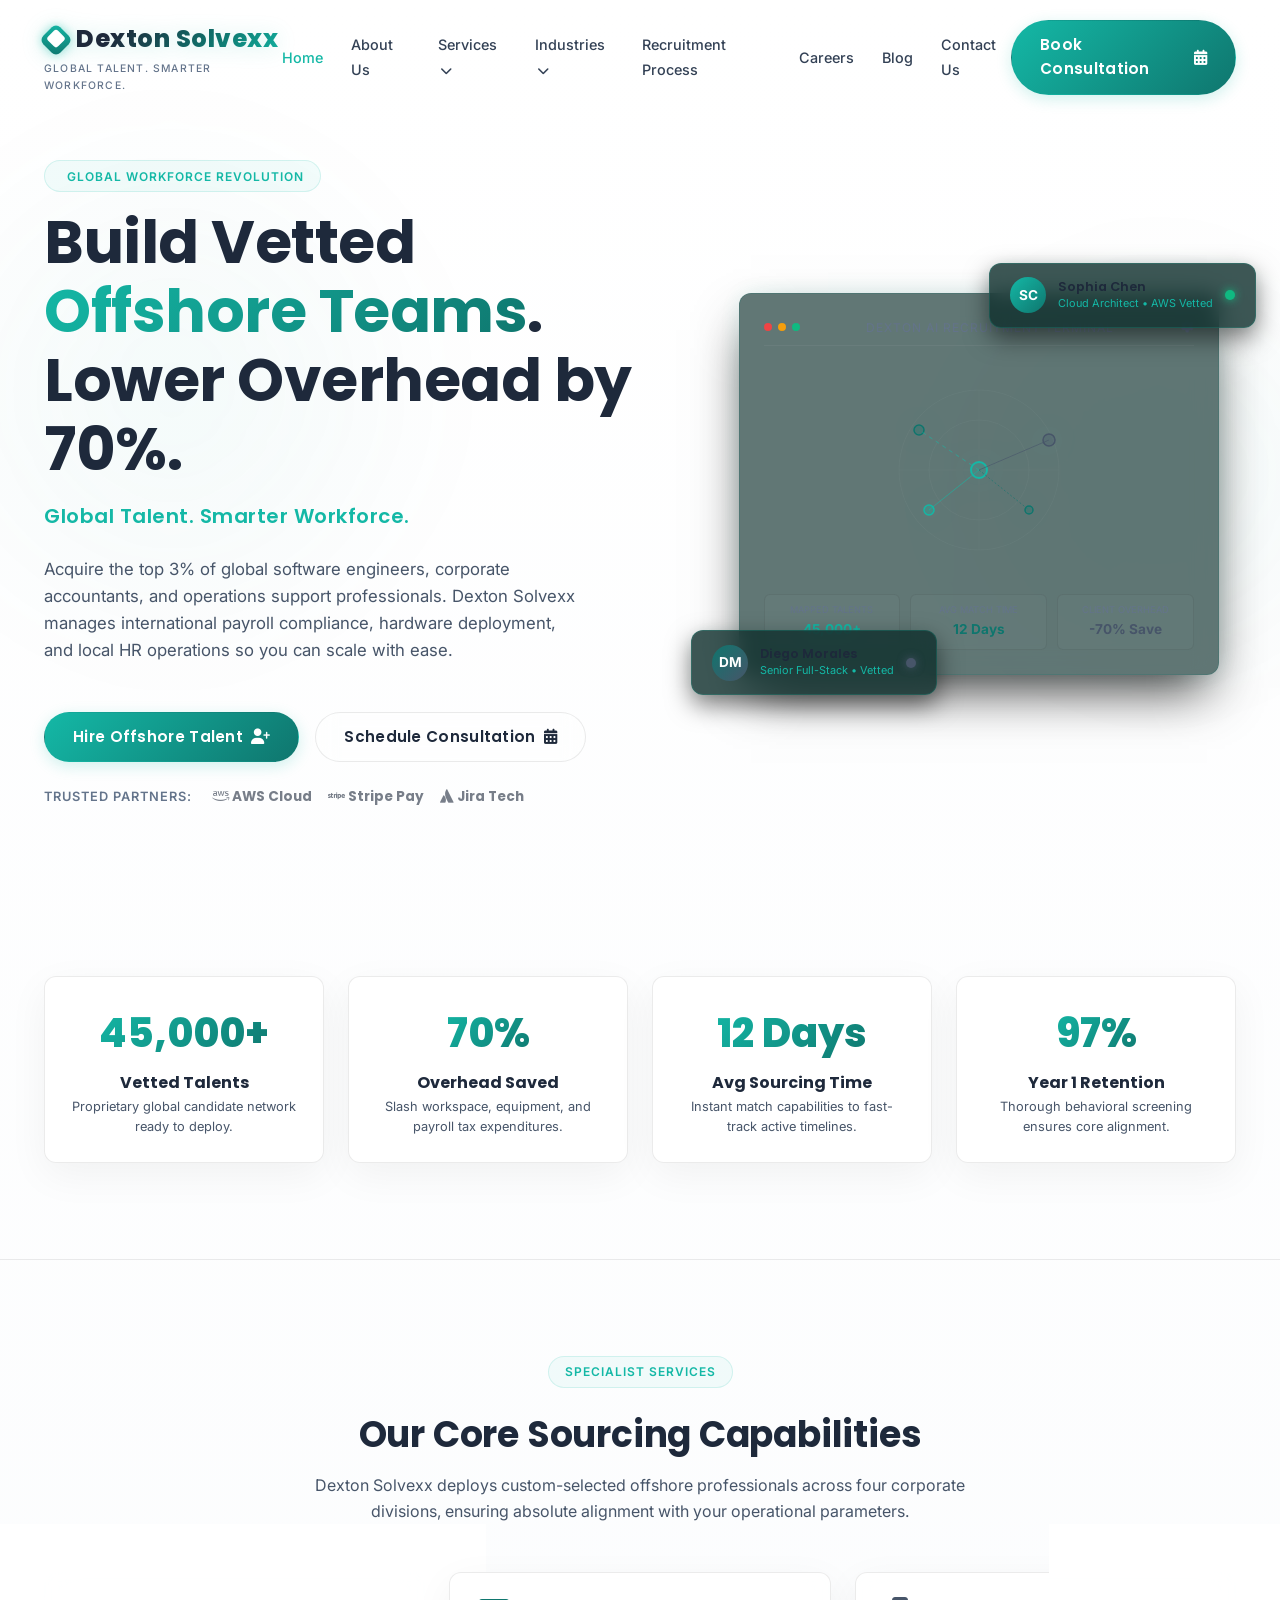
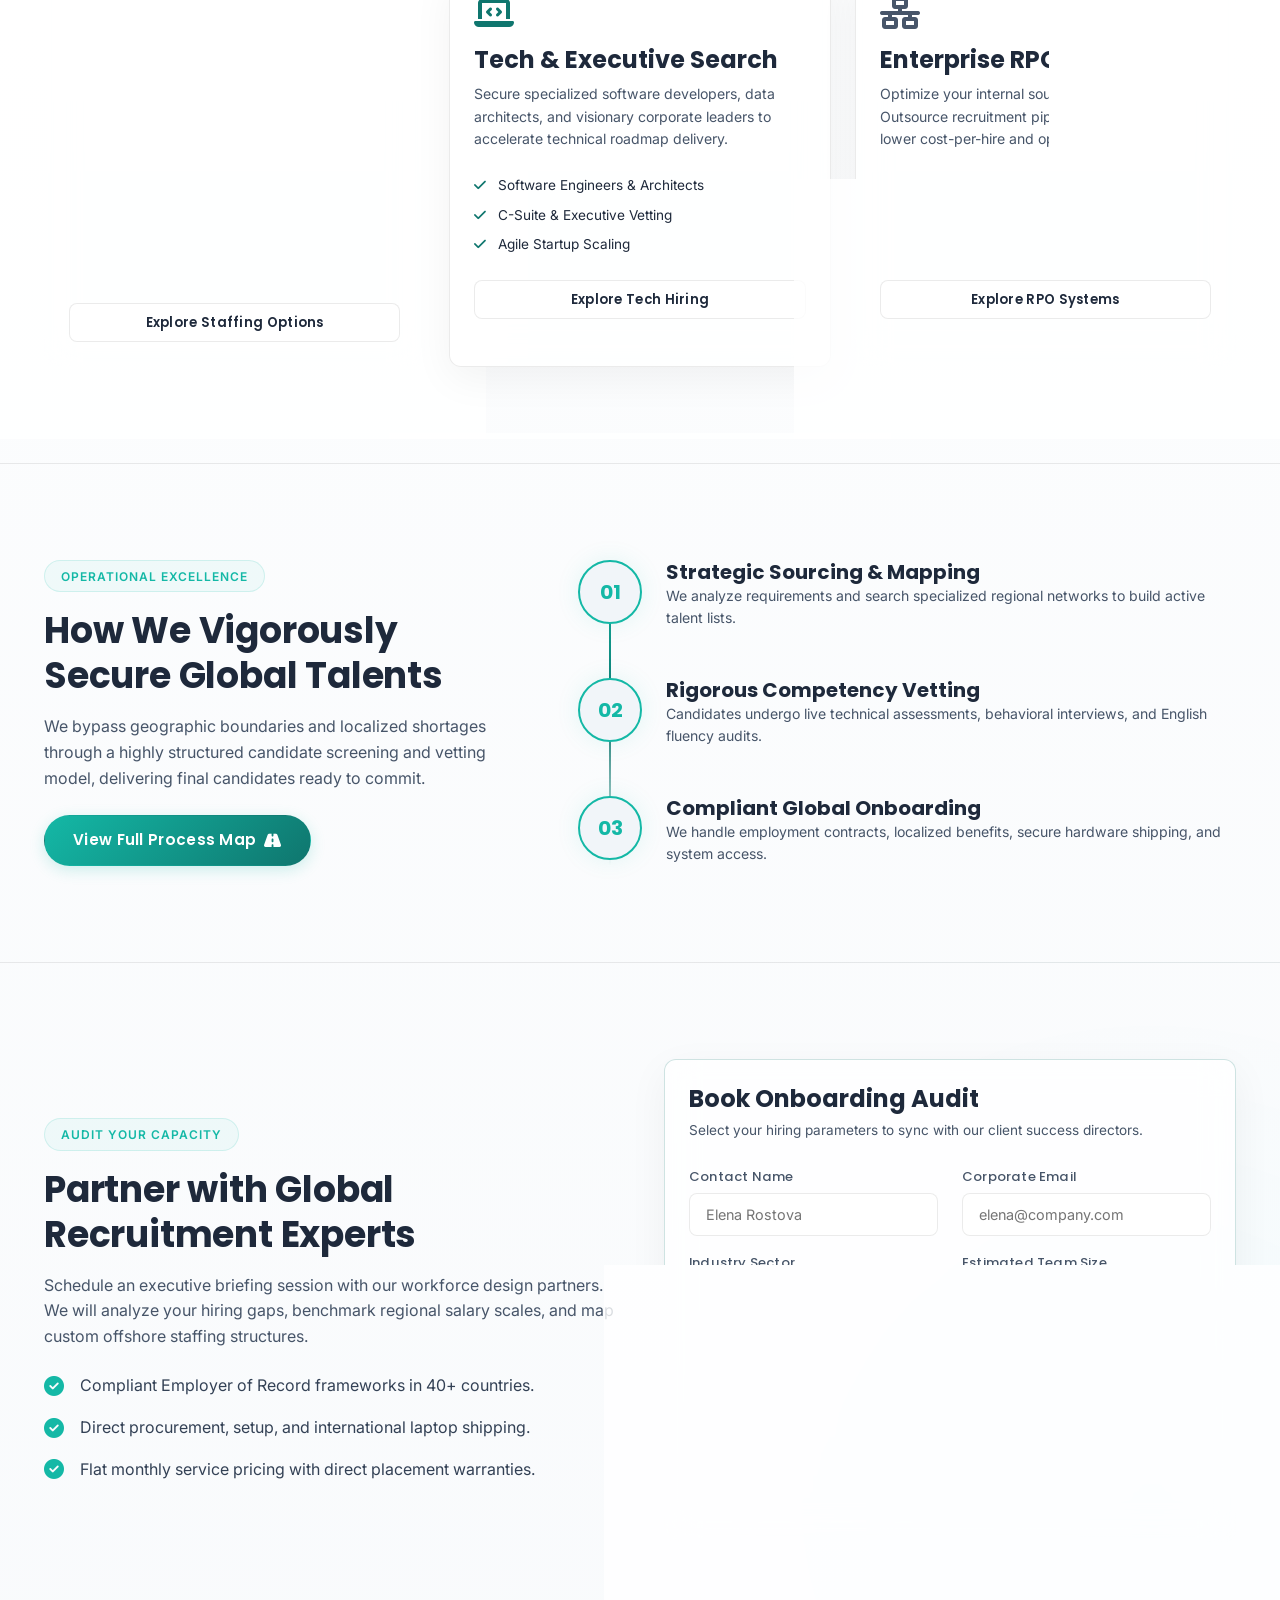
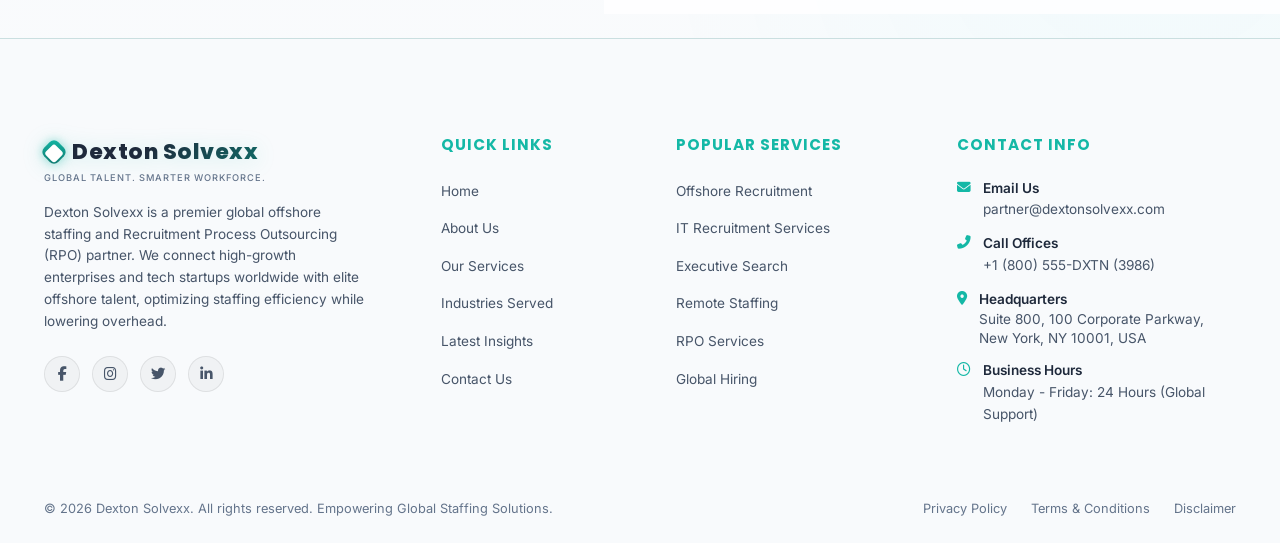
<file: index.html>
<!DOCTYPE html>
<html lang="en">
<head>
  <meta charset="UTF-8">
  <meta name="viewport" content="width=device-width, initial-scale=1.0">
  <meta name="robots" content="index, follow">
  
  <!-- SEO Optimization Meta Tags -->
  <title>Dexton Solvexx | Premium Offshore Recruitment & Global Staffing Solutions</title>
  <meta name="description" content="Build world-class offshore development, finance, and support teams. Lower overhead by 70% with Dexton Solvexx, the premier global RPO & talent partner.">
  <meta name="keywords" content="offshore recruitment, remote staffing, global talent acquisition, RPO services, tech recruitment, offshore developers">
  <link rel="canonical" href="https://dextonsolvexx.com/index.html">
  
  <!-- Open Graph / Facebook -->
  <meta property="og:type" content="website">
  <meta property="og:url" content="https://dextonsolvexx.com/index.html">
  <meta property="og:title" content="Dexton Solvexx | Premium Offshore Staffing Solutions">
  <meta property="og:description" content="Secure elite pre-vetted global professionals. Optimize operational efficiency and lower administrative friction with our Employer of Record frameworks.">
  <meta property="og:image" content="assets/images/og_share_default.png">
  
  <!-- Twitter -->
  <meta name="twitter:card" content="summary_large_image">
  <meta name="twitter:title" content="Dexton Solvexx | Premium Offshore Staffing">
  <meta name="twitter:description" content="Build dedicated offshore developer squads and operational teams in cost-optimized global regions securely.">
  
  <!-- Stylesheets -->
  <link rel="stylesheet" href="css/style.css">
  
  <!-- Font Awesome Icons -->
  <link rel="stylesheet" href="https://cdnjs.cloudflare.com/ajax/libs/font-awesome/6.4.0/css/all.min.css">
</head>
<body>

  <!-- Dynamic Header Root -->
  <div id="header-root"></div>

  <!-- Flagship Main Body -->
  <main>
    
    <!-- Hero Section -->
    <section class="hero-section">
      <!-- Glow background overlays -->
      <div class="glow-bg-radial" style="top: 10%; left: -10%;"></div>
      <div class="glow-bg-radial" style="bottom: 20%; right: -10%; width: 500px; height: 500px;"></div>

      <div class="container">
        <div class="hero-grid">
          <!-- HERO LEFT: Headline Copy & CTAs -->
          <div class="hero-content reveal">
            <div class="tag-badge">
              <i class="fas fa-sparkles" style="color:var(--accent); margin-right:6px;"></i>
              Global Workforce Revolution
            </div>
            
            <h1 class="hero-title">
              Build Vetted <span class="gradient-text">Offshore Teams</span>. Lower Overhead by 70%.
            </h1>
            
            <p class="hero-subtitle">Global Talent. Smarter Workforce.</p>
            
            <p class="hero-description text-secondary">
              Acquire the top 3% of global software engineers, corporate accountants, and operations support professionals. Dexton Solvexx manages international payroll compliance, hardware deployment, and local HR operations so you can scale with ease.
            </p>
            
            <div class="hero-btn-group">
              <a href="services.html" class="btn btn-primary">
                <span>Hire Offshore Talent</span>
                <i class="fas fa-user-plus"></i>
              </a>
              <a href="contact.html" class="btn btn-secondary">
                <span>Schedule Consultation</span>
                <i class="fas fa-calendar-alt"></i>
              </a>
            </div>

            <!-- Trust Badges -->
            <div style="margin-top:var(--space-md); display:flex; align-items:center; gap:20px; flex-wrap:wrap;">
              <p style="font-size:0.8rem; color:var(--text-muted); font-weight:600; text-transform:uppercase; letter-spacing:1px;">Trusted Partners:</p>
              <div style="display:flex; gap:16px; align-items:center; opacity:0.6;">
                <span style="font-size:0.85rem; font-weight:700; color:var(--text-white); font-family:'Poppins',sans-serif;"><i class="fab fa-aws"></i> AWS Cloud</span>
                <span style="font-size:0.85rem; font-weight:700; color:var(--text-white); font-family:'Poppins',sans-serif;"><i class="fab fa-stripe"></i> Stripe Pay</span>
                <span style="font-size:0.85rem; font-weight:700; color:var(--text-white); font-family:'Poppins',sans-serif;"><i class="fab fa-atlassian"></i> Jira Tech</span>
              </div>
            </div>
          </div>

          <!-- HERO RIGHT: Premium Interactive AI Dashboard Visual -->
          <div class="hero-visual-container reveal" style="transition-delay:0.2s;">
            <!-- Floating Candidate Card 1 -->
            <div class="floating-widget widget-1">
              <div class="widget-glass">
                <div class="widget-avatar">SC</div>
                <div class="widget-info">
                  <h5>Sophia Chen</h5>
                  <p>Cloud Architect &bull; AWS Vetted</p>
                </div>
                <div style="width:10px; height:10px; border-radius:50%; background:#10b981; box-shadow:0 0 8px #10b981;"></div>
              </div>
            </div>

            <!-- Dashboard Mockup Frame -->
            <div class="ai-dashboard-mockup">
              <div class="dashboard-header">
                <div class="dashboard-dots">
                  <span></span>
                  <span></span>
                  <span></span>
                </div>
                <div class="dashboard-title">Dexton AI Recruitment Terminal</div>
                <i class="fas fa-cog" style="color:var(--text-muted); font-size:0.8rem;"></i>
              </div>

              <!-- Animated Network Vector SVG -->
              <div style="text-align:center; padding:10px 0; position:relative;">
                <svg width="280" height="180" viewBox="0 0 280 180" fill="none" xmlns="http://www.w3.org/2000/svg" style="filter:drop-shadow(0 0 15px rgba(0,242,254,0.15));">
                  <!-- Global Grid Lines -->
                  <circle cx="140" cy="90" r="80" stroke="rgba(255,255,255,0.03)" stroke-width="1"/>
                  <circle cx="140" cy="90" r="50" stroke="rgba(255,255,255,0.03)" stroke-width="1"/>
                  <line x1="140" y1="10" x2="140" y2="170" stroke="rgba(255,255,255,0.02)"/>
                  <line x1="60" y1="90" x2="220" y2="90" stroke="rgba(255,255,255,0.02)"/>

                  <!-- Connection Nodes -->
                  <circle cx="140" cy="90" r="8" fill="var(--accent)" fill-opacity="0.2" stroke="var(--accent)" stroke-width="2"/>
                  <circle cx="80" cy="50" r="5" fill="var(--primary)" fill-opacity="0.3" stroke="var(--primary)" stroke-width="1.5"/>
                  <circle cx="210" cy="60" r="6" fill="var(--accent-purple)" fill-opacity="0.3" stroke="var(--accent-purple)" stroke-width="1.5"/>
                  <circle cx="90" cy="130" r="5" fill="var(--accent)" fill-opacity="0.3" stroke="var(--accent)" stroke-width="1.5"/>
                  <circle cx="190" cy="130" r="4" fill="var(--primary)" fill-opacity="0.3" stroke="var(--primary)" stroke-width="1.5"/>

                  <!-- Connection Lines with Pulse Animations -->
                  <path d="M140 90 L80 50" stroke="var(--accent)" stroke-width="1" stroke-dasharray="4 4" stroke-opacity="0.6"/>
                  <path d="M140 90 L210 60" stroke="var(--accent-purple)" stroke-width="1" stroke-opacity="0.6"/>
                  <path d="M140 90 L90 130" stroke="var(--accent)" stroke-width="1" stroke-opacity="0.6"/>
                  <path d="M140 90 L190 130" stroke="var(--primary)" stroke-width="1" stroke-dasharray="2 2" stroke-opacity="0.6"/>
                </svg>
              </div>

              <!-- Metrics Widgets Grid Inside Mockup -->
              <div style="display:grid; grid-template-columns:repeat(3, 1fr); gap:10px; margin-top:var(--space-sm);">
                <div style="background:rgba(255,255,255,0.02); padding:8px; border-radius:6px; border:1px solid var(--border-glass); text-align:center;">
                  <p style="font-size:0.58rem; color:var(--text-muted); text-transform:uppercase; margin-bottom:2px;">Mapped Talents</p>
                  <p style="font-size:0.85rem; font-weight:700; color:var(--accent);">45,000+</p>
                </div>
                <div style="background:rgba(255,255,255,0.02); padding:8px; border-radius:6px; border:1px solid var(--border-glass); text-align:center;">
                  <p style="font-size:0.58rem; color:var(--text-muted); text-transform:uppercase; margin-bottom:2px;">Avg Match Time</p>
                  <p style="font-size:0.85rem; font-weight:700; color:var(--primary);">12 Days</p>
                </div>
                <div style="background:rgba(255,255,255,0.02); padding:8px; border-radius:6px; border:1px solid var(--border-glass); text-align:center;">
                  <p style="font-size:0.58rem; color:var(--text-muted); text-transform:uppercase; margin-bottom:2px;">Client Overhead</p>
                  <p style="font-size:0.85rem; font-weight:700; color:var(--accent-purple);">-70% Save</p>
                </div>
              </div>
            </div>

            <!-- Floating Candidate Card 2 -->
            <div class="floating-widget widget-2">
              <div class="widget-glass">
                <div class="widget-avatar" style="background:var(--gradient-purple);">DM</div>
                <div class="widget-info">
                  <h5>Diego Morales</h5>
                  <p>Senior Full-Stack &bull; Vetted</p>
                </div>
                <div style="width:10px; height:10px; border-radius:50%; background:var(--accent-purple); box-shadow:0 0 8px var(--accent-purple);"></div>
              </div>
            </div>
          </div>
        </div>
      </div>
    </section>

    <!-- Global Capability Metrics -->
    <section style="padding: var(--space-md) 0 var(--space-xl);">
      <div class="container">
        <div class="stat-card-group reveal">
          <div class="glass-card stat-card">
            <div class="gradient-text stat-number">45,000+</div>
            <h4 style="margin-bottom:4px; font-size:1rem; color:var(--text-white);">Vetted Talents</h4>
            <p style="font-size:0.8rem; color:var(--text-secondary);">Proprietary global candidate network ready to deploy.</p>
          </div>
          <div class="glass-card stat-card" style="transition-delay:0.1s;">
            <div class="gradient-text stat-number">70%</div>
            <h4 style="margin-bottom:4px; font-size:1rem; color:var(--text-white);">Overhead Saved</h4>
            <p style="font-size:0.8rem; color:var(--text-secondary);">Slash workspace, equipment, and payroll tax expenditures.</p>
          </div>
          <div class="glass-card stat-card" style="transition-delay:0.2s;">
            <div class="gradient-text stat-number">12 Days</div>
            <h4 style="margin-bottom:4px; font-size:1rem; color:var(--text-white);">Avg Sourcing Time</h4>
            <p style="font-size:0.8rem; color:var(--text-secondary);">Instant match capabilities to fast-track active timelines.</p>
          </div>
          <div class="glass-card stat-card" style="transition-delay:0.3s;">
            <div class="gradient-text stat-number">97%</div>
            <h4 style="margin-bottom:4px; font-size:1rem; color:var(--text-white);">Year 1 Retention</h4>
            <p style="font-size:0.8rem; color:var(--text-secondary);">Thorough behavioral screening ensures core alignment.</p>
          </div>
        </div>
      </div>
    </section>

    <!-- Core Recruitment Hub Showcase -->
    <section style="padding: var(--space-xl) 0; background: rgba(255, 255, 255, 0.01); border-top:1px solid var(--border-glass); border-bottom:1px solid var(--border-glass);">
      <div class="container">
        <div class="section-header reveal">
          <div class="tag-badge">Specialist Services</div>
          <h2>Our Core Sourcing Capabilities</h2>
          <p>Dexton Solvexx deploys custom-selected offshore professionals across four corporate divisions, ensuring absolute alignment with your operational parameters.</p>
        </div>

        <div class="hub-grid reveal">
          <!-- Card 1: Offshore & Staffing -->
          <div class="glass-card hub-card">
            <i class="fas fa-globe-americas" style="font-size:2rem; color:var(--accent); margin-bottom:var(--space-sm);"></i>
            <h3 style="margin-bottom:var(--space-xs);">Offshore & Staffing</h3>
            <p style="font-size:0.88rem; margin-bottom:var(--space-md); color:var(--text-secondary);">Scale operational capacity securely. We recruit, onboard, and manage fully compliant global contractors, virtual employees, and direct-hire permanent personnel.</p>
            <ul style="list-style:none; display:flex; flex-direction:column; gap:8px; font-size:0.85rem; color:var(--text-white); margin-bottom:var(--space-md);">
              <li><i class="fas fa-check" style="color:var(--accent); margin-right:8px;"></i> Remote Staffing Solutions</li>
              <li><i class="fas fa-check" style="color:var(--accent); margin-right:8px;"></i> Contract & Permanent Staff</li>
              <li><i class="fas fa-check" style="color:var(--accent); margin-right:8px;"></i> Managed Virtual Employees</li>
            </ul>
            <a href="services.html" class="btn btn-secondary" style="width:100%; border-radius:8px; padding:0.5rem 1rem; font-size:0.82rem;">Explore Staffing Options</a>
          </div>

          <!-- Card 2: Tech & Executive -->
          <div class="glass-card hub-card" style="transition-delay:0.1s;">
            <i class="fas fa-laptop-code" style="font-size:2rem; color:var(--primary); margin-bottom:var(--space-sm);"></i>
            <h3 style="margin-bottom:var(--space-xs);">Tech & Executive Search</h3>
            <p style="font-size:0.88rem; margin-bottom:var(--space-md); color:var(--text-secondary);">Secure specialized software developers, data architects, and visionary corporate leaders to accelerate technical roadmap delivery.</p>
            <ul style="list-style:none; display:flex; flex-direction:column; gap:8px; font-size:0.85rem; color:var(--text-white); margin-bottom:var(--space-md);">
              <li><i class="fas fa-check" style="color:var(--primary); margin-right:8px;"></i> Software Engineers & Architects</li>
              <li><i class="fas fa-check" style="color:var(--primary); margin-right:8px;"></i> C-Suite & Executive Vetting</li>
              <li><i class="fas fa-check" style="color:var(--primary); margin-right:8px;"></i> Agile Startup Scaling</li>
            </ul>
            <a href="services.html" class="btn btn-secondary" style="width:100%; border-radius:8px; padding:0.5rem 1rem; font-size:0.82rem;">Explore Tech Hiring</a>
          </div>

          <!-- Card 3: Enterprise RPO -->
          <div class="glass-card hub-card" style="transition-delay:0.2s;">
            <i class="fas fa-network-wired" style="font-size:2rem; color:var(--accent-purple); margin-bottom:var(--space-sm);"></i>
            <h3 style="margin-bottom:var(--space-xs);">Enterprise RPO</h3>
            <p style="font-size:0.88rem; margin-bottom:var(--space-md); color:var(--text-secondary);">Optimize your internal sourcing lifecycle. Outsource recruitment pipelines end-to-end to lower cost-per-hire and optimize talent branding.</p>
            <ul style="list-style:none; display:flex; flex-direction:column; gap:8px; font-size:0.85rem; color:var(--text-white); margin-bottom:var(--space-md);">
              <li><i class="fas fa-check" style="color:var(--accent-purple); margin-right:8px;"></i> End-to-End Process Outsourcing</li>
              <li><i class="fas fa-check" style="color:var(--accent-purple); margin-right:8px;"></i> Dedicated Recruiting Squads</li>
              <li><i class="fas fa-check" style="color:var(--accent-purple); margin-right:8px;"></i> ATS Integration & Audits</li>
            </ul>
            <a href="services.html" class="btn btn-secondary" style="width:100%; border-radius:8px; padding:0.5rem 1rem; font-size:0.82rem;">Explore RPO Systems</a>
          </div>
        </div>
      </div>
    </section>

    <!-- Interactive Global Recruitment Timeline Sneak Peek -->
    <section style="padding: var(--space-xl) 0;">
      <div class="container">
        <div style="display:grid; grid-template-columns:0.85fr 1.15fr; gap:var(--space-lg); align-items:center;">
          <div class="reveal">
            <div class="tag-badge">Operational Excellence</div>
            <h2 style="margin-bottom:var(--space-sm);">How We Vigorously Secure Global Talents</h2>
            <p class="text-secondary" style="margin-bottom:var(--space-md);">
              We bypass geographic boundaries and localized shortages through a highly structured candidate screening and vetting model, delivering final candidates ready to commit.
            </p>
            <a href="process.html" class="btn btn-primary">
              <span>View Full Process Map</span>
              <i class="fas fa-road"></i>
            </a>
          </div>

          <!-- Step Timeline Snippet -->
          <div class="process-timeline reveal" style="transition-delay:0.2s;">
            <div class="timeline-step">
              <div class="timeline-number">01</div>
              <div class="timeline-body">
                <h4 style="color:var(--text-white);">Strategic Sourcing & Mapping</h4>
                <p style="font-size:0.88rem; color:var(--text-secondary);">We analyze requirements and search specialized regional networks to build active talent lists.</p>
              </div>
            </div>
            <div class="timeline-step">
              <div class="timeline-number">02</div>
              <div class="timeline-body">
                <h4 style="color:var(--text-white);">Rigorous Competency Vetting</h4>
                <p style="font-size:0.88rem; color:var(--text-secondary);">Candidates undergo live technical assessments, behavioral interviews, and English fluency audits.</p>
              </div>
            </div>
            <div class="timeline-step">
              <div class="timeline-number">03</div>
              <div class="timeline-body">
                <h4 style="color:var(--text-white);">Compliant Global Onboarding</h4>
                <p style="font-size:0.88rem; color:var(--text-secondary);">We handle employment contracts, localized benefits, secure hardware shipping, and system access.</p>
              </div>
            </div>
          </div>
        </div>
      </div>
    </section>

    <!-- Corporate Consultation Booking Section -->
    <section class="reveal" style="padding: var(--space-xl) 0; background: radial-gradient(circle at 90% 80%, rgba(0, 242, 254, 0.03) 0%, transparent 40%); border-top:1px solid var(--border-glass);">
      <div class="container">
        <div style="display:grid; grid-template-columns:1fr 1fr; gap:var(--space-lg); align-items:center;">
          <div>
            <div class="tag-badge">Audit Your Capacity</div>
            <h2 style="margin-bottom:var(--space-sm);">Partner with Global Recruitment Experts</h2>
            <p class="text-secondary" style="margin-bottom:var(--space-md);">
              Schedule an executive briefing session with our workforce design partners. We will analyze your hiring gaps, benchmark regional salary scales, and map custom offshore staffing structures.
            </p>
            <div style="display:flex; flex-direction:column; gap:16px;">
              <div style="display:flex; align-items:center; gap:16px;">
                <i class="fas fa-check-circle" style="color:var(--accent); font-size:1.25rem;"></i>
                <span>Compliant Employer of Record frameworks in 40+ countries.</span>
              </div>
              <div style="display:flex; align-items:center; gap:16px;">
                <i class="fas fa-check-circle" style="color:var(--accent); font-size:1.25rem;"></i>
                <span>Direct procurement, setup, and international laptop shipping.</span>
              </div>
              <div style="display:flex; align-items:center; gap:16px;">
                <i class="fas fa-check-circle" style="color:var(--accent); font-size:1.25rem;"></i>
                <span>Flat monthly service pricing with direct placement warranties.</span>
              </div>
            </div>
          </div>

          <!-- Glassmorphic Booking Form -->
          <div class="glass-card" style="border-color:var(--border-glass-glow);">
            <h3 style="margin-bottom:6px;">Book Onboarding Audit</h3>
            <p style="font-size:0.85rem; color:var(--text-secondary); margin-bottom:var(--space-md);">Select your hiring parameters to sync with our client success directors.</p>
            
            <form class="contact-inquiry-form" style="display:flex; flex-direction:column; gap:16px;">
              <div class="lead-form-grid" style="margin-bottom:0;">
                <div class="form-group" style="margin-bottom:0;">
                  <label class="form-label">Contact Name</label>
                  <input type="text" class="form-input" name="name" required placeholder="Elena Rostova">
                </div>
                <div class="form-group" style="margin-bottom:0;">
                  <label class="form-label">Corporate Email</label>
                  <input type="email" class="form-input" name="email" required placeholder="elena@company.com">
                </div>
              </div>
              <div class="lead-form-grid" style="margin-bottom:0;">
                <div class="form-group" style="margin-bottom:0;">
                  <label class="form-label">Industry Sector</label>
                  <select class="form-select" name="sector">
                    <option value="it">Information Technology</option>
                    <option value="finance">Finance & Banking</option>
                    <option value="healthcare">Healthcare & Sciences</option>
                    <option value="saas">SaaS & Startups</option>
                    <option value="other">Other Global Operations</option>
                  </select>
                </div>
                <div class="form-group" style="margin-bottom:0;">
                  <label class="form-label">Estimated Team Size</label>
                  <select class="form-select" name="size">
                    <option value="small">1 - 5 Specialists</option>
                    <option value="medium">6 - 20 Specialists</option>
                    <option value="enterprise">20+ Corporate Assets</option>
                  </select>
                </div>
              </div>
              <div class="form-group form-group-full" style="margin-bottom:0;">
                <label class="form-label">Brief Sourcing Specifications</label>
                <textarea class="form-textarea" rows="3" name="specs" placeholder="Details regarding required skills, technology stacks, shift times, and project goals..."></textarea>
              </div>
              <button type="submit" class="btn btn-primary" style="width:100%; border-radius:8px; margin-top:8px;">
                <span>Transmit Sourcing Brief</span>
                <i class="fas fa-paper-plane"></i>
              </button>
            </form>
          </div>
        </div>
      </div>
    </section>

  </main>

  <!-- Dynamic Footer Root -->
  <div id="footer-root"></div>

  <!-- Load Global JS Controllers -->
  <script src="js/main.js"></script>
</body>
</html>
</file>
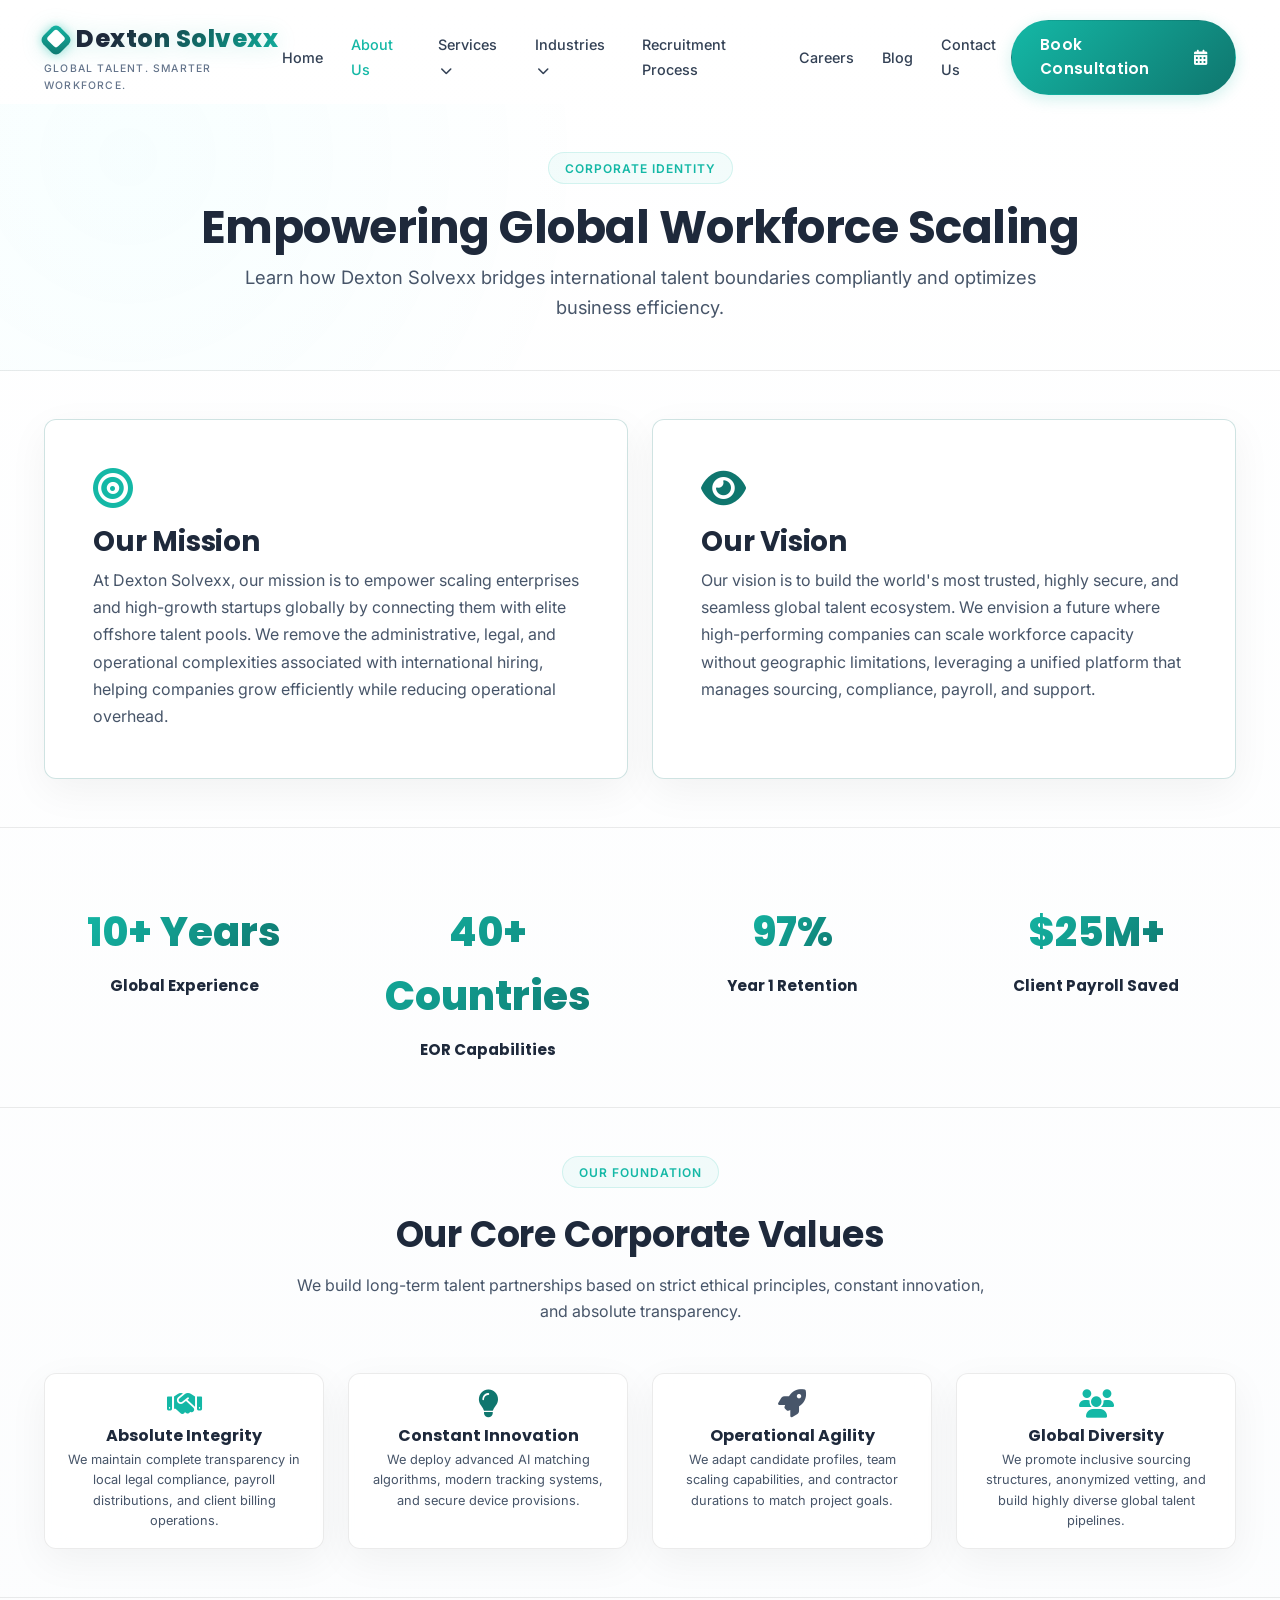
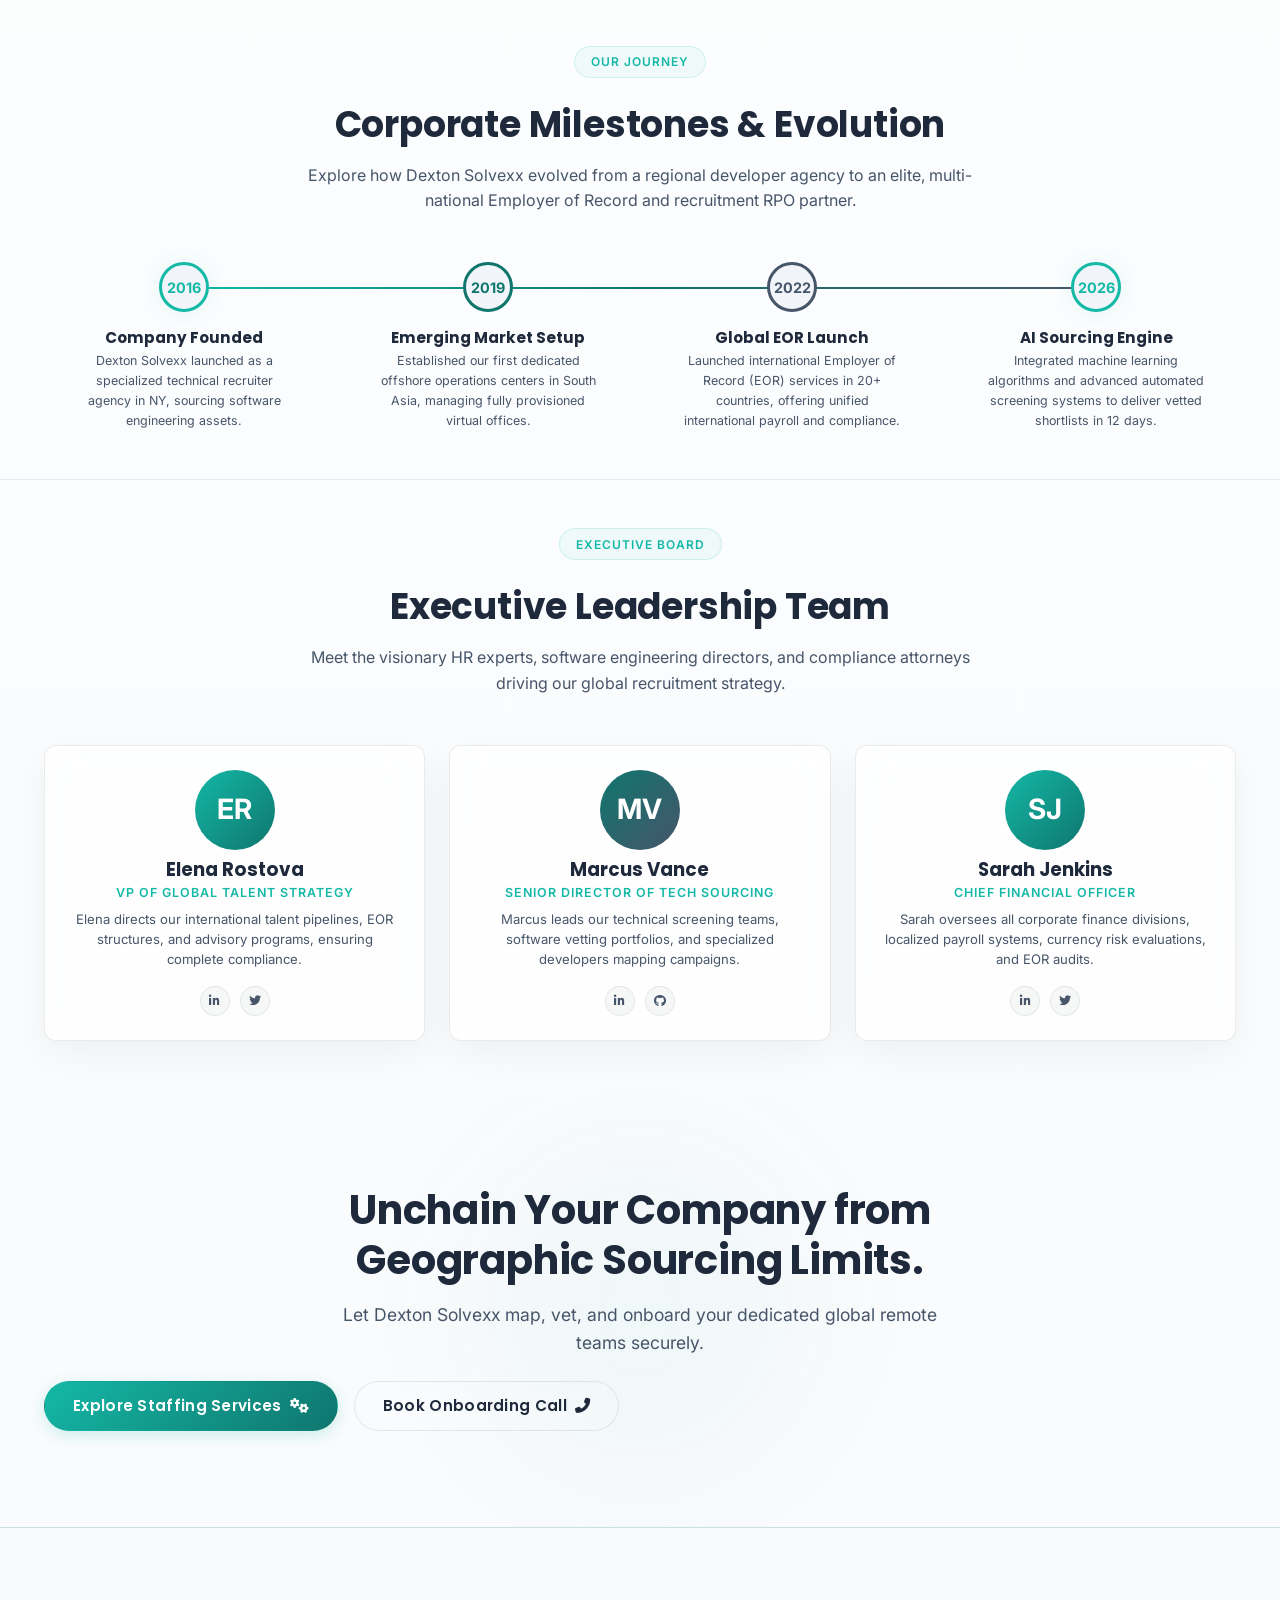
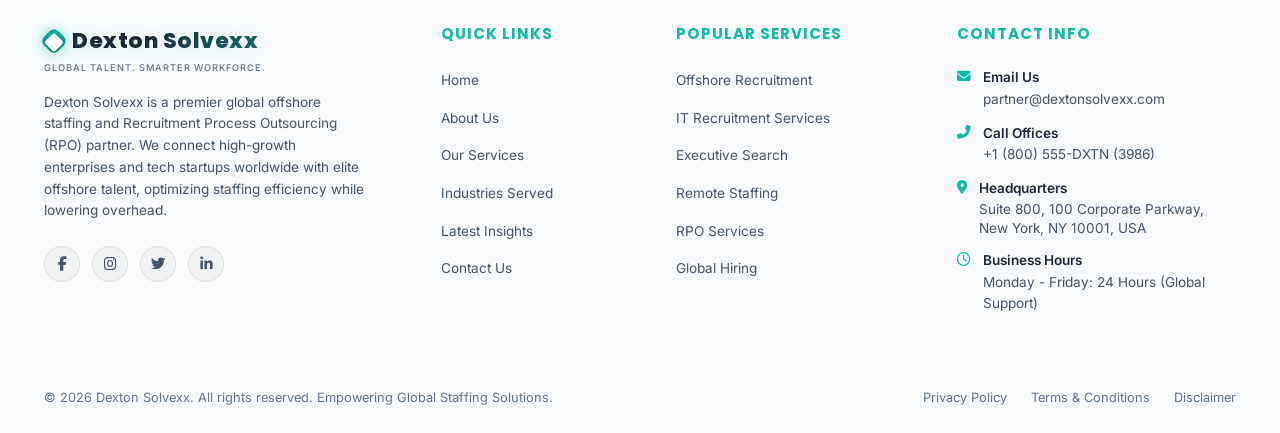
<file: about.html>
<!DOCTYPE html>
<html lang="en">
<head>
  <meta charset="UTF-8">
  <meta name="viewport" content="width=device-width, initial-scale=1.0">
  <meta name="robots" content="index, follow">
  
  <!-- SEO Optimization Meta Tags -->
  <title>About Us | Dexton Solvexx | Global Recruitment Experts</title>
  <meta name="description" content="Discover Dexton Solvexx. Learn about our mission, vision, corporate values, and the executive leadership driving global offshore recruitment.">
  <link rel="canonical" href="https://dextonsolvexx.com/about.html">
  
  <!-- Stylesheets -->
  <link rel="stylesheet" href="css/style.css">
  
  <!-- Font Awesome Icons -->
  <link rel="stylesheet" href="https://cdnjs.cloudflare.com/ajax/libs/font-awesome/6.4.0/css/all.min.css">
</head>
<body>

  <!-- Dynamic Header Root -->
  <div id="header-root"></div>

  <!-- Main Content Area -->
  <main style="padding-top: 6.5rem;">
    
    <!-- Hero Banner Section -->
    <section class="reveal" style="padding: var(--space-lg) 0; background: radial-gradient(circle at 10% 20%, rgba(0, 242, 254, 0.03) 0%, transparent 40%); border-bottom: 1px solid var(--border-glass);">
      <div class="container" style="text-align:center;">
        <div class="tag-badge">Corporate Identity</div>
        <h1 style="font-size:2.85rem; margin-bottom:var(--space-xs); line-height:1.2;">Empowering Global Workforce Scaling</h1>
        <p style="font-size:1.15rem; color:var(--text-secondary); max-width:800px; margin:0 auto;">Learn how Dexton Solvexx bridges international talent boundaries compliantly and optimizes business efficiency.</p>
      </div>
    </section>

    <!-- Mission & Vision Section -->
    <section style="padding: var(--space-lg) 0;">
      <div class="container">
        <div style="display:grid; grid-template-columns:1fr 1fr; gap:var(--space-md);">
          <!-- Mission Card -->
          <div class="glass-card" style="padding:var(--space-lg); border-color:var(--border-glass-glow);">
            <i class="fas fa-bullseye" style="font-size:2.5rem; color:var(--accent); margin-bottom:var(--space-sm);"></i>
            <h2 style="margin-bottom:var(--space-xs); font-size:1.75rem;">Our Mission</h2>
            <p style="color:var(--text-secondary); line-height:1.7;">
              At Dexton Solvexx, our mission is to empower scaling enterprises and high-growth startups globally by connecting them with elite offshore talent pools. We remove the administrative, legal, and operational complexities associated with international hiring, helping companies grow efficiently while reducing operational overhead.
            </p>
          </div>

          <!-- Vision Card -->
          <div class="glass-card" style="padding:var(--space-lg); border-color:var(--border-glass-glow);">
            <i class="fas fa-eye" style="font-size:2.5rem; color:var(--primary); margin-bottom:var(--space-sm);"></i>
            <h2 style="margin-bottom:var(--space-xs); font-size:1.75rem;">Our Vision</h2>
            <p style="color:var(--text-secondary); line-height:1.7;">
              Our vision is to build the world's most trusted, highly secure, and seamless global talent ecosystem. We envision a future where high-performing companies can scale workforce capacity without geographic limitations, leveraging a unified platform that manages sourcing, compliance, payroll, and support.
            </p>
          </div>
        </div>
      </div>
    </section>

    <!-- Success Statistics -->
    <section style="padding: var(--space-md) 0 var(--space-lg); background:rgba(255,255,255,0.01); border-top:1px solid var(--border-glass); border-bottom:1px solid var(--border-glass);">
      <div class="container">
        <div class="stat-card-group reveal">
          <div style="text-align:center;">
            <div class="gradient-text stat-number" style="font-size:2.5rem; font-weight:800;">10+ Years</div>
            <h4 style="font-size:0.95rem; color:var(--text-white); margin-top:4px;">Global Experience</h4>
          </div>
          <div style="text-align:center;">
            <div class="gradient-text stat-number" style="font-size:2.5rem; font-weight:800;">40+ Countries</div>
            <h4 style="font-size:0.95rem; color:var(--text-white); margin-top:4px;">EOR Capabilities</h4>
          </div>
          <div style="text-align:center;">
            <div class="gradient-text stat-number" style="font-size:2.5rem; font-weight:800;">97%</div>
            <h4 style="font-size:0.95rem; color:var(--text-white); margin-top:4px;">Year 1 Retention</h4>
          </div>
          <div style="text-align:center;">
            <div class="gradient-text stat-number" style="font-size:2.5rem; font-weight:800;">$25M+</div>
            <h4 style="font-size:0.95rem; color:var(--text-white); margin-top:4px;">Client Payroll Saved</h4>
          </div>
        </div>
      </div>
    </section>

    <!-- Company Core Values -->
    <section style="padding: var(--space-lg) 0;">
      <div class="container">
        <div class="section-header reveal">
          <div class="tag-badge">Our Foundation</div>
          <h2>Our Core Corporate Values</h2>
          <p>We build long-term talent partnerships based on strict ethical principles, constant innovation, and absolute transparency.</p>
        </div>

        <div style="display:grid; grid-template-columns:repeat(4, 1fr); gap:var(--space-md);" class="reveal">
          <!-- Value 1: Integrity -->
          <div class="glass-card" style="padding:var(--space-sm); text-align:center;">
            <i class="fas fa-handshake" style="font-size:1.75rem; color:var(--accent); margin-bottom:var(--space-xs);"></i>
            <h4 style="margin-bottom:4px; font-size:1rem; color:var(--text-white);">Absolute Integrity</h4>
            <p style="font-size:0.8rem; color:var(--text-secondary);">We maintain complete transparency in local legal compliance, payroll distributions, and client billing operations.</p>
          </div>
          
          <!-- Value 2: Innovation -->
          <div class="glass-card" style="padding:var(--space-sm); text-align:center;" style="transition-delay:0.1s;">
            <i class="fas fa-lightbulb" style="font-size:1.75rem; color:var(--primary); margin-bottom:var(--space-xs);"></i>
            <h4 style="margin-bottom:4px; font-size:1rem; color:var(--text-white);">Constant Innovation</h4>
            <p style="font-size:0.8rem; color:var(--text-secondary);">We deploy advanced AI matching algorithms, modern tracking systems, and secure device provisions.</p>
          </div>

          <!-- Value 3: Agility -->
          <div class="glass-card" style="padding:var(--space-sm); text-align:center;" style="transition-delay:0.2s;">
            <i class="fas fa-rocket" style="font-size:1.75rem; color:var(--accent-purple); margin-bottom:var(--space-xs);"></i>
            <h4 style="margin-bottom:4px; font-size:1rem; color:var(--text-white);">Operational Agility</h4>
            <p style="font-size:0.8rem; color:var(--text-secondary);">We adapt candidate profiles, team scaling capabilities, and contractor durations to match project goals.</p>
          </div>

          <!-- Value 4: Diversity -->
          <div class="glass-card" style="padding:var(--space-sm); text-align:center;" style="transition-delay:0.3s;">
            <i class="fas fa-users" style="font-size:1.75rem; color:var(--accent); margin-bottom:var(--space-xs);"></i>
            <h4 style="margin-bottom:4px; font-size:1rem; color:var(--text-white);">Global Diversity</h4>
            <p style="font-size:0.8rem; color:var(--text-secondary);">We promote inclusive sourcing structures, anonymized vetting, and build highly diverse global talent pipelines.</p>
          </div>
        </div>
      </div>
    </section>

    <!-- Horizontal Corporate Timeline -->
    <section style="padding: var(--space-lg) 0; background:rgba(255,255,255,0.01); border-top:1px solid var(--border-glass); border-bottom:1px solid var(--border-glass);">
      <div class="container">
        <div class="section-header reveal">
          <div class="tag-badge">Our Journey</div>
          <h2>Corporate Milestones & Evolution</h2>
          <p>Explore how Dexton Solvexx evolved from a regional developer agency to an elite, multi-national Employer of Record and recruitment RPO partner.</p>
        </div>

        <!-- Timeline Road -->
        <div style="display:grid; grid-template-columns:repeat(4, 1fr); gap:var(--space-md); position:relative;" class="reveal">
          <div style="position:absolute; top:25px; left:12.5%; width:75%; height:2px; background:linear-gradient(90deg, var(--accent) 0%, var(--primary) 50%, var(--accent-purple) 100%); z-index:0;"></div>
          
          <!-- Node 1 -->
          <div style="text-align:center; position:relative; z-index:1;">
            <div style="width:50px; height:50px; border-radius:50%; background:var(--bg-panel); border:3px solid var(--accent); margin:0 auto var(--space-sm); display:flex; align-items:center; justify-content:center; color:var(--accent); font-weight:700; font-size:0.9rem; box-shadow:var(--shadow-glow);">2016</div>
            <h4 style="margin-bottom:4px; font-size:0.95rem; color:var(--text-white);">Company Founded</h4>
            <p style="font-size:0.78rem; color:var(--text-secondary); max-width:220px; margin:0 auto;">Dexton Solvexx launched as a specialized technical recruiter agency in NY, sourcing software engineering assets.</p>
          </div>

          <!-- Node 2 -->
          <div style="text-align:center; position:relative; z-index:1;">
            <div style="width:50px; height:50px; border-radius:50%; background:var(--bg-panel); border:3px solid var(--primary); margin:0 auto var(--space-sm); display:flex; align-items:center; justify-content:center; color:var(--primary); font-weight:700; font-size:0.9rem;">2019</div>
            <h4 style="margin-bottom:4px; font-size:0.95rem; color:var(--text-white);">Emerging Market Setup</h4>
            <p style="font-size:0.78rem; color:var(--text-secondary); max-width:220px; margin:0 auto;">Established our first dedicated offshore operations centers in South Asia, managing fully provisioned virtual offices.</p>
          </div>

          <!-- Node 3 -->
          <div style="text-align:center; position:relative; z-index:1;">
            <div style="width:50px; height:50px; border-radius:50%; background:var(--bg-panel); border:3px solid var(--accent-purple); margin:0 auto var(--space-sm); display:flex; align-items:center; justify-content:center; color:var(--accent-purple); font-weight:700; font-size:0.9rem;">2022</div>
            <h4 style="margin-bottom:4px; font-size:0.95rem; color:var(--text-white);">Global EOR Launch</h4>
            <p style="font-size:0.78rem; color:var(--text-secondary); max-width:220px; margin:0 auto;">Launched international Employer of Record (EOR) services in 20+ countries, offering unified international payroll and compliance.</p>
          </div>

          <!-- Node 4 -->
          <div style="text-align:center; position:relative; z-index:1;">
            <div style="width:50px; height:50px; border-radius:50%; background:var(--bg-panel); border:3px solid var(--accent); margin:0 auto var(--space-sm); display:flex; align-items:center; justify-content:center; color:var(--accent); font-weight:700; font-size:0.9rem; box-shadow:var(--shadow-glow);">2026</div>
            <h4 style="margin-bottom:4px; font-size:0.95rem; color:var(--text-white);">AI Sourcing Engine</h4>
            <p style="font-size:0.78rem; color:var(--text-secondary); max-width:220px; margin:0 auto;">Integrated machine learning algorithms and advanced automated screening systems to deliver vetted shortlists in 12 days.</p>
          </div>
        </div>
      </div>
    </section>

    <!-- Leadership Section -->
    <section style="padding: var(--space-lg) 0;">
      <div class="container">
        <div class="section-header reveal">
          <div class="tag-badge">Executive Board</div>
          <h2>Executive Leadership Team</h2>
          <p>Meet the visionary HR experts, software engineering directors, and compliance attorneys driving our global recruitment strategy.</p>
        </div>

        <div style="display:grid; grid-template-columns:repeat(3, 1fr); gap:var(--space-md);" class="reveal">
          <!-- Leader 1 -->
          <div class="glass-card" style="padding:var(--space-md); text-align:center;">
            <div class="widget-avatar" style="width:80px; height:80px; font-size:1.75rem; margin:0 auto var(--space-xs);">ER</div>
            <h3 style="font-size:1.15rem; margin-bottom:2px;">Elena Rostova</h3>
            <p style="font-size:0.78rem; color:var(--accent); text-transform:uppercase; font-weight:600; letter-spacing:1px; margin-bottom:var(--space-xs);">VP of Global Talent Strategy</p>
            <p style="font-size:0.82rem; color:var(--text-secondary); line-height:1.5; margin-bottom:var(--space-sm);">Elena directs our international talent pipelines, EOR structures, and advisory programs, ensuring complete compliance.</p>
            <div style="display:flex; justify-content:center; gap:10px;">
              <a href="#" class="social-icon" style="width:30px; height:30px; font-size:0.75rem;"><i class="fab fa-linkedin-in"></i></a>
              <a href="#" class="social-icon" style="width:30px; height:30px; font-size:0.75rem;"><i class="fab fa-twitter"></i></a>
            </div>
          </div>

          <!-- Leader 2 -->
          <div class="glass-card" style="padding:var(--space-md); text-align:center;" style="transition-delay:0.1s;">
            <div class="widget-avatar" style="width:80px; height:80px; font-size:1.75rem; margin:0 auto var(--space-xs); background:var(--gradient-purple);">MV</div>
            <h3 style="font-size:1.15rem; margin-bottom:2px;">Marcus Vance</h3>
            <p style="font-size:0.78rem; color:var(--accent); text-transform:uppercase; font-weight:600; letter-spacing:1px; margin-bottom:var(--space-xs);">Senior Director of Tech Sourcing</p>
            <p style="font-size:0.82rem; color:var(--text-secondary); line-height:1.5; margin-bottom:var(--space-sm);">Marcus leads our technical screening teams, software vetting portfolios, and specialized developers mapping campaigns.</p>
            <div style="display:flex; justify-content:center; gap:10px;">
              <a href="#" class="social-icon" style="width:30px; height:30px; font-size:0.75rem;"><i class="fab fa-linkedin-in"></i></a>
              <a href="#" class="social-icon" style="width:30px; height:30px; font-size:0.75rem;"><i class="fab fa-github"></i></a>
            </div>
          </div>

          <!-- Leader 3 -->
          <div class="glass-card" style="padding:var(--space-md); text-align:center;" style="transition-delay:0.2s;">
            <div class="widget-avatar" style="width:80px; height:80px; font-size:1.75rem; margin:0 auto var(--space-xs);">SJ</div>
            <h3 style="font-size:1.15rem; margin-bottom:2px;">Sarah Jenkins</h3>
            <p style="font-size:0.78rem; color:var(--accent); text-transform:uppercase; font-weight:600; letter-spacing:1px; margin-bottom:var(--space-xs);">Chief Financial Officer</p>
            <p style="font-size:0.82rem; color:var(--text-secondary); line-height:1.5; margin-bottom:var(--space-sm);">Sarah oversees all corporate finance divisions, localized payroll systems, currency risk evaluations, and EOR audits.</p>
            <div style="display:flex; justify-content:center; gap:10px;">
              <a href="#" class="social-icon" style="width:30px; height:30px; font-size:0.75rem;"><i class="fab fa-linkedin-in"></i></a>
              <a href="#" class="social-icon" style="width:30px; height:30px; font-size:0.75rem;"><i class="fab fa-twitter"></i></a>
            </div>
          </div>
        </div>
      </div>
    </section>

    <!-- Global CTA Banner -->
    <section class="reveal" style="padding: var(--space-xl) 0; text-align:center; position:relative; overflow:hidden;">
      <div class="glow-bg-radial" style="top:50%; left:50%; transform:translate(-50%, -50%); width:500px; height:500px;"></div>
      <div class="container">
        <h2 style="font-size:2.5rem; margin-bottom:var(--space-sm); max-width:800px; margin-left:auto; margin-right:auto;">Unchain Your Company from Geographic Sourcing Limits.</h2>
        <p style="font-size:1.1rem; max-width:600px; margin:0 auto var(--space-md);">Let Dexton Solvexx map, vet, and onboard your dedicated global remote teams securely.</p>
        <div class="hero-btn-group">
          <a href="services.html" class="btn btn-primary">
            <span>Explore Staffing Services</span>
            <i class="fas fa-cogs"></i>
          </a>
          <a href="contact.html" class="btn btn-secondary">
            <span>Book Onboarding Call</span>
            <i class="fas fa-phone-alt"></i>
          </a>
        </div>
      </div>
    </section>

  </main>

  <!-- Dynamic Footer Root -->
  <div id="footer-root"></div>

  <!-- Load Global JS Controllers -->
  <script src="js/main.js"></script>
</body>
</html>
</file>
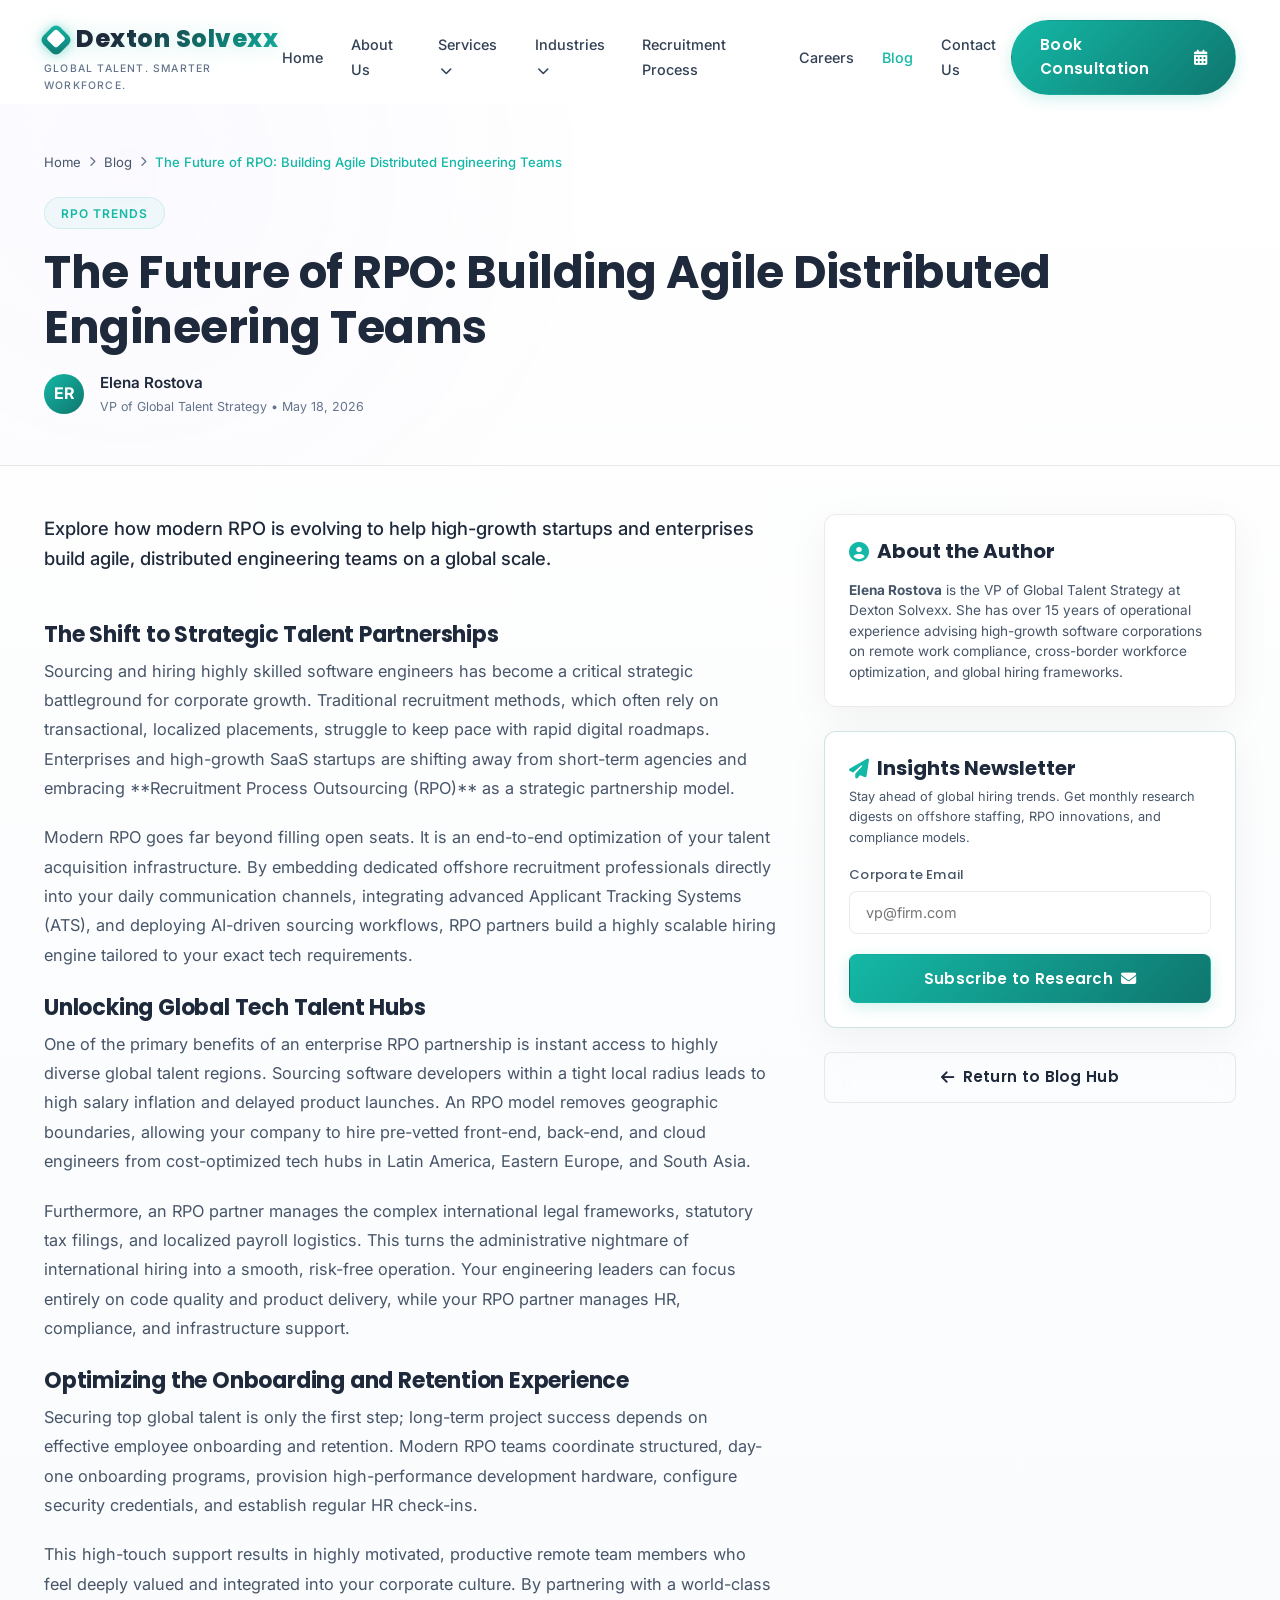
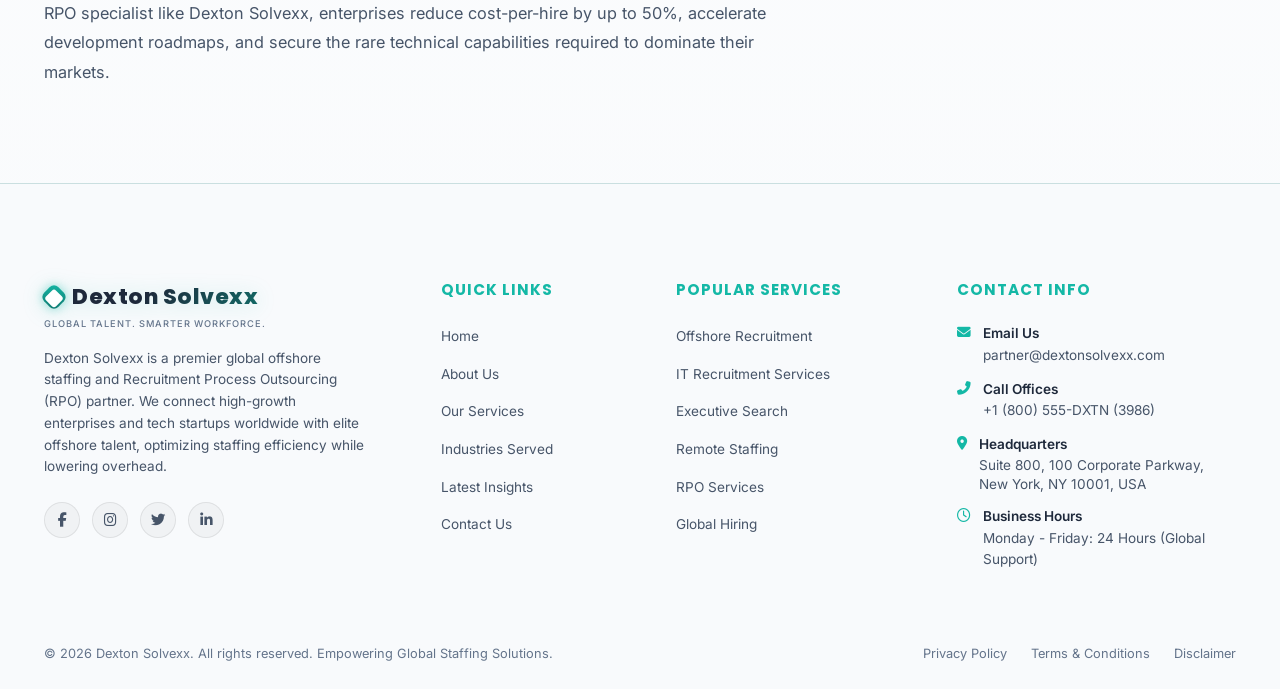
<file: blog-detail.html>
<!DOCTYPE html>
<html lang="en">
<head>
  <meta charset="UTF-8">
  <meta name="viewport" content="width=device-width, initial-scale=1.0">
  <meta name="robots" content="index, follow">
  
  <!-- Dynamic SEO Meta Tags overridden by blog-renderer.js -->
  <title>Blog Insight | Dexton Solvexx</title>
  <meta name="description" content="Read global offshore recruitment trends, remote team tips and RPO best practices on the Dexton Solvexx resource center.">
  
  <!-- Open Graph / Facebook -->
  <meta property="og:type" content="article">
  <meta property="og:title" content="Blog Insight | Dexton Solvexx">
  <meta property="og:description" content="Read global offshore recruitment trends, remote team tips and RPO best practices on the Dexton Solvexx resource center.">
  <meta property="og:image" content="assets/images/og_share_default.png">
  
  <!-- Google Fonts & Stylesheet -->
  <link rel="stylesheet" href="css/style.css">
  
  <!-- Font Awesome Icons -->
  <link rel="stylesheet" href="https://cdnjs.cloudflare.com/ajax/libs/font-awesome/6.4.0/css/all.min.css">
</head>
<body>

  <!-- Dynamic Header Root -->
  <div id="header-root"></div>

  <!-- Main Content Area -->
  <main style="padding-top: 6.5rem;">
    
    <!-- Hero Banner Section -->
    <section class="reveal" style="padding: var(--space-lg) 0; background: radial-gradient(circle at 10% 20%, rgba(139, 92, 246, 0.03) 0%, transparent 40%); border-bottom: 1px solid var(--border-glass);">
      <div class="container">
        <!-- Breadcrumb Navigation -->
        <nav class="breadcrumb-nav">
          <a href="index.html">Home</a>
          <i class="fas fa-chevron-right" style="font-size:0.65rem;"></i>
          <a href="blog.html">Blog</a>
          <i class="fas fa-chevron-right" style="font-size:0.65rem;"></i>
          <span id="breadcrumb-active" style="color:var(--accent); font-weight:500;">Blog Details</span>
        </nav>
        
        <div class="tag-badge" id="blog-category-badge">RPO Trends</div>
        <h1 id="blog-title" style="font-size:2.85rem; margin-bottom:var(--space-sm); line-height:1.2;">Article Title</h1>
        
        <!-- Author Metabar -->
        <div style="display:flex; align-items:center; gap:16px;">
          <div class="widget-avatar" id="blog-author-avatar" style="width:40px; height:40px; font-size:1rem;">ER</div>
          <div>
            <p style="color:var(--text-white); font-weight:600; font-size:0.95rem; margin-bottom:2px;" id="blog-author-name">Elena Rostova</p>
            <p style="color:var(--text-muted); font-size:0.78rem;" id="blog-author-meta">VP of Global Talent Strategy &bull; May 18, 2026</p>
          </div>
        </div>
      </div>
    </section>

    <!-- Detailed Split Body Section -->
    <section style="padding: var(--space-lg) 0;">
      <div class="container">
        <div style="display:grid; grid-template-columns:1.6fr 0.9fr; gap:var(--space-lg); align-items:start;" id="detail-grid-container">
          
          <!-- LEFT SIDE: Detailed SEO Content -->
          <div>
            <!-- Intro Paragraph -->
            <div id="blog-intro" style="font-size:1.15rem; color:var(--text-white); margin-bottom:var(--space-lg); font-weight:500; line-height:1.6;">
              Introductory overview of our expert corporate staffing insights.
            </div>

            <!-- Narrative Body -->
            <div id="blog-content" class="blog-rich-text" style="color:var(--text-secondary); line-height:1.8; font-size:1.02rem; margin-bottom:var(--space-lg);">
              <!-- Dynamically populated article body -->
            </div>
          </div>

          <!-- RIGHT SIDE: Sidebar Widgets -->
          <div style="position:-webkit-sticky; position:sticky; top:8.5rem; display:flex; flex-direction:column; gap:var(--space-md);" id="sidebar-container">
            <!-- Author Profile Info -->
            <div class="glass-card" style="padding:var(--space-md);">
              <h4 style="margin-bottom:var(--space-sm); display:flex; align-items:center; gap:8px;">
                <i class="fas fa-user-circle" style="color:var(--accent);"></i>
                About the Author
              </h4>
              <p style="font-size:0.85rem; color:var(--text-secondary); line-height:1.5;" id="blog-author-description">
                Elena is a senior strategist with 15+ years of experience advising high-growth tech companies and global enterprises on distributed team operations and cross-border recruiting operations.
              </p>
            </div>

            <!-- Newsletter Signup Form -->
            <div class="glass-card" style="padding:var(--space-md); border-color:var(--border-glass-glow);">
              <h4 style="margin-bottom:6px; display:flex; align-items:center; gap:8px;">
                <i class="fas fa-paper-plane" style="color:var(--accent);"></i>
                Insights Newsletter
              </h4>
              <p style="font-size:0.8rem; margin-bottom:var(--space-sm);">Stay ahead of global hiring trends. Get monthly research digests on offshore staffing, RPO innovations, and compliance models.</p>
              
              <form class="newsletter-footer-form" style="display:flex; flex-direction:column; gap:12px;">
                <div class="form-group" style="margin-bottom:0;">
                  <label class="form-label">Corporate Email</label>
                  <input type="email" class="form-input" name="email" required placeholder="vp@firm.com">
                </div>
                <button type="submit" class="btn btn-primary" style="width:100%; border-radius:8px; margin-top:8px;">
                  <span>Subscribe to Research</span>
                  <i class="fas fa-envelope"></i>
                </button>
              </form>
            </div>

            <!-- Return to Resource Center Link -->
            <div style="text-align:center;">
              <a href="blog.html" class="btn btn-secondary" style="width:100%; border-radius:8px;">
                <i class="fas fa-arrow-left"></i>
                <span>Return to Blog Hub</span>
              </a>
            </div>
          </div>

        </div>
      </div>
    </section>

  </main>

  <!-- Dynamic Footer Root -->
  <div id="footer-root"></div>

  <!-- Load Data Stores & Scripts -->
  <script src="js/blog-data.js"></script>
  <script src="js/main.js"></script>
  <script src="js/blog-renderer.js"></script>
</body>
</html>
</file>
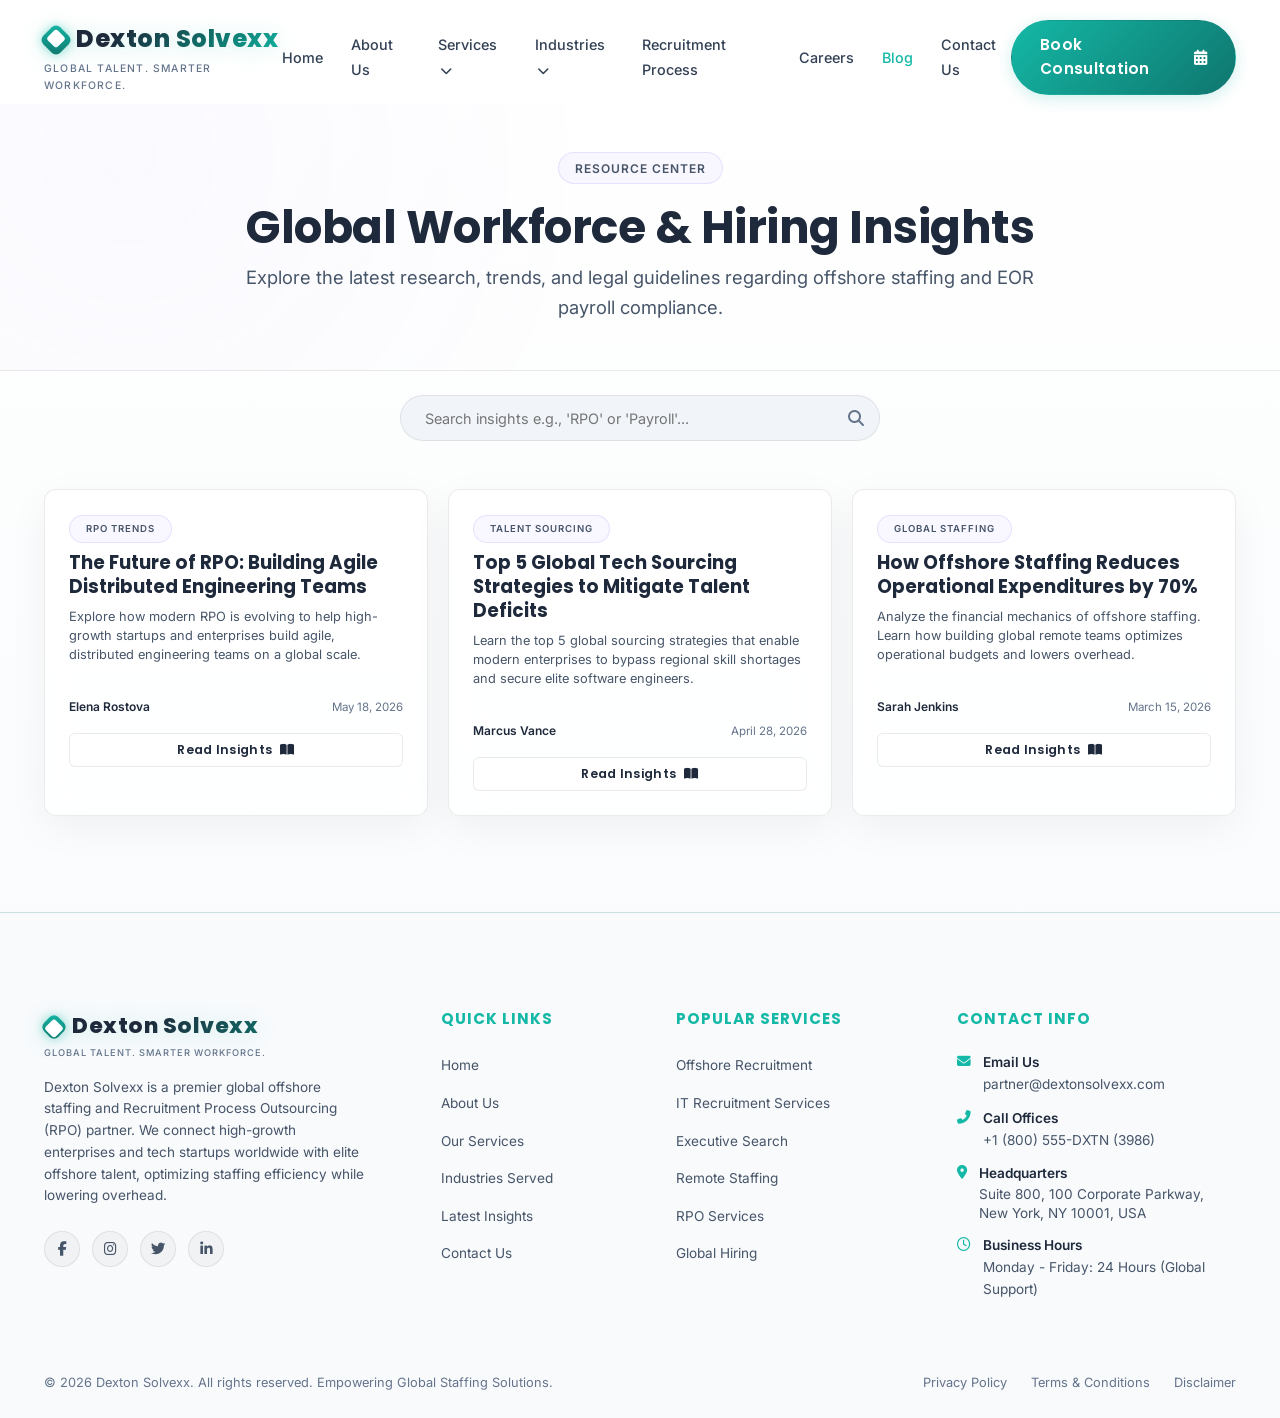
<file: blog.html>
<!DOCTYPE html>
<html lang="en">
<head>
  <meta charset="UTF-8">
  <meta name="viewport" content="width=device-width, initial-scale=1.0">
  <meta name="robots" content="index, follow">
  
  <!-- SEO Optimization Meta Tags -->
  <title>Resource Center & Global Hiring Insights | Dexton Solvexx</title>
  <meta name="description" content="Explore professional insights on offshore recruitment trends, international payroll compliance, RPO best practices, and remote team management.">
  <link rel="canonical" href="https://dextonsolvexx.com/blog.html">
  
  <!-- Stylesheets -->
  <link rel="stylesheet" href="css/style.css">
  
  <!-- Font Awesome Icons -->
  <link rel="stylesheet" href="https://cdnjs.cloudflare.com/ajax/libs/font-awesome/6.4.0/css/all.min.css">
</head>
<body>

  <!-- Dynamic Header Root -->
  <div id="header-root"></div>

  <!-- Main Content Area -->
  <main style="padding-top: 6.5rem;">
    
    <!-- Hero Banner Section -->
    <section class="reveal" style="padding: var(--space-lg) 0; background: radial-gradient(circle at 10% 20%, rgba(139, 92, 246, 0.03) 0%, transparent 40%); border-bottom: 1px solid var(--border-glass);">
      <div class="container" style="text-align:center;">
        <div class="tag-badge" style="background:rgba(139, 92, 246, 0.05); border-color:rgba(139, 92, 246, 0.15); color:var(--accent-purple);">Resource Center</div>
        <h1 style="font-size:2.85rem; margin-bottom:var(--space-xs); line-height:1.2;">Global Workforce & Hiring Insights</h1>
        <p style="font-size:1.15rem; color:var(--text-secondary); max-width:800px; margin:0 auto;">Explore the latest research, trends, and legal guidelines regarding offshore staffing and EOR payroll compliance.</p>
      </div>
    </section>

    <!-- Search & Filters Block -->
    <section style="padding: var(--space-md) 0 var(--space-xl);">
      <div class="container">
        
        <!-- Search bar -->
        <div class="search-container reveal">
          <input type="text" class="search-input" id="blog-search-input" placeholder="Search insights e.g., 'RPO' or 'Payroll'...">
          <i class="fas fa-search search-icon"></i>
        </div>

        <!-- Cards Grid pre-populated for indexing -->
        <div class="hub-grid reveal" id="blog-hub-grid" style="grid-template-columns: repeat(3, 1fr); gap: 20px;">
          
          <!-- Blog Card 1 -->
          <div class="glass-card hub-card-item" data-title="future of rpo building distributed engineering teams elena rostova">
            <span class="tag-badge" style="font-size:0.6rem; margin-bottom:var(--space-xs); background:rgba(139, 92, 246, 0.05); border-color:rgba(139, 92, 246, 0.15); color:var(--accent-purple);">RPO Trends</span>
            <h3 style="font-size:1.15rem; margin-bottom:var(--space-xs); line-height:1.3;">The Future of RPO: Building Agile Distributed Engineering Teams</h3>
            <p style="font-size:0.8rem; color:var(--text-secondary); line-height:1.5; margin-bottom:var(--space-md);">
              Explore how modern RPO is evolving to help high-growth startups and enterprises build agile, distributed engineering teams on a global scale.
            </p>
            <div style="display:flex; justify-content:space-between; align-items:center; border-top:1px solid rgba(255,255,255,0.05); padding-top:var(--space-xs); margin-bottom:var(--space-sm);">
              <span style="font-size:0.75rem; color:var(--text-white); font-weight:600;">Elena Rostova</span>
              <span style="font-size:0.72rem; color:var(--text-muted);">May 18, 2026</span>
            </div>
            <a href="blog-detail.html?id=future-of-rpo" class="btn btn-secondary" style="width:100%; border-radius:6px; padding:0.4rem 1rem; font-size:0.78rem;">
              <span>Read Insights</span>
              <i class="fas fa-book-open"></i>
            </a>
          </div>

          <!-- Blog Card 2 -->
          <div class="glass-card hub-card-item" data-title="top 5 global tech sourcing strategies to mitigate talent deficits marcus vance">
            <span class="tag-badge" style="font-size:0.6rem; margin-bottom:var(--space-xs); background:rgba(139, 92, 246, 0.05); border-color:rgba(139, 92, 246, 0.15); color:var(--accent-purple);">Talent Sourcing</span>
            <h3 style="font-size:1.15rem; margin-bottom:var(--space-xs); line-height:1.3;">Top 5 Global Tech Sourcing Strategies to Mitigate Talent Deficits</h3>
            <p style="font-size:0.8rem; color:var(--text-secondary); line-height:1.5; margin-bottom:var(--space-md);">
              Learn the top 5 global sourcing strategies that enable modern enterprises to bypass regional skill shortages and secure elite software engineers.
            </p>
            <div style="display:flex; justify-content:space-between; align-items:center; border-top:1px solid rgba(255,255,255,0.05); padding-top:var(--space-xs); margin-bottom:var(--space-sm);">
              <span style="font-size:0.75rem; color:var(--text-white); font-weight:600;">Marcus Vance</span>
              <span style="font-size:0.72rem; color:var(--text-muted);">April 28, 2026</span>
            </div>
            <a href="blog-detail.html?id=mitigate-talent-deficits" class="btn btn-secondary" style="width:100%; border-radius:6px; padding:0.4rem 1rem; font-size:0.78rem;">
              <span>Read Insights</span>
              <i class="fas fa-book-open"></i>
            </a>
          </div>

          <!-- Blog Card 3 -->
          <div class="glass-card hub-card-item" data-title="how offshore staffing reduces operational expenditures by 70 sarah jenkins cfo">
            <span class="tag-badge" style="font-size:0.6rem; margin-bottom:var(--space-xs); background:rgba(139, 92, 246, 0.05); border-color:rgba(139, 92, 246, 0.15); color:var(--accent-purple);">Global Staffing</span>
            <h3 style="font-size:1.15rem; margin-bottom:var(--space-xs); line-height:1.3;">How Offshore Staffing Reduces Operational Expenditures by 70%</h3>
            <p style="font-size:0.8rem; color:var(--text-secondary); line-height:1.5; margin-bottom:var(--space-md);">
              Analyze the financial mechanics of offshore staffing. Learn how building global remote teams optimizes operational budgets and lowers overhead.
            </p>
            <div style="display:flex; justify-content:space-between; align-items:center; border-top:1px solid rgba(255,255,255,0.05); padding-top:var(--space-xs); margin-bottom:var(--space-sm);">
              <span style="font-size:0.75rem; color:var(--text-white); font-weight:600;">Sarah Jenkins</span>
              <span style="font-size:0.72rem; color:var(--text-muted);">March 15, 2026</span>
            </div>
            <a href="blog-detail.html?id=offshore-staffing-savings" class="btn btn-secondary" style="width:100%; border-radius:6px; padding:0.4rem 1rem; font-size:0.78rem;">
              <span>Read Insights</span>
              <i class="fas fa-book-open"></i>
            </a>
          </div>

        </div>
      </div>
    </section>

  </main>

  <!-- Dynamic Footer Root -->
  <div id="footer-root"></div>

  <!-- Load Global JS Controllers -->
  <script src="js/main.js"></script>

  <!-- Sourcing search filter block -->
  <script>
    document.addEventListener('DOMContentLoaded', () => {
      const searchInput = document.getElementById('blog-search-input');
      const cards = document.querySelectorAll('.hub-card-item');

      searchInput.addEventListener('input', () => {
        const query = searchInput.value.toLowerCase().trim();
        cards.forEach(card => {
          const content = card.getAttribute('data-title').toLowerCase();
          if (query === '' || content.includes(query)) {
            card.style.display = 'block';
          } else {
            card.style.display = 'none';
          }
        });
      });
    });
  </script>
</body>
</html>
</file>
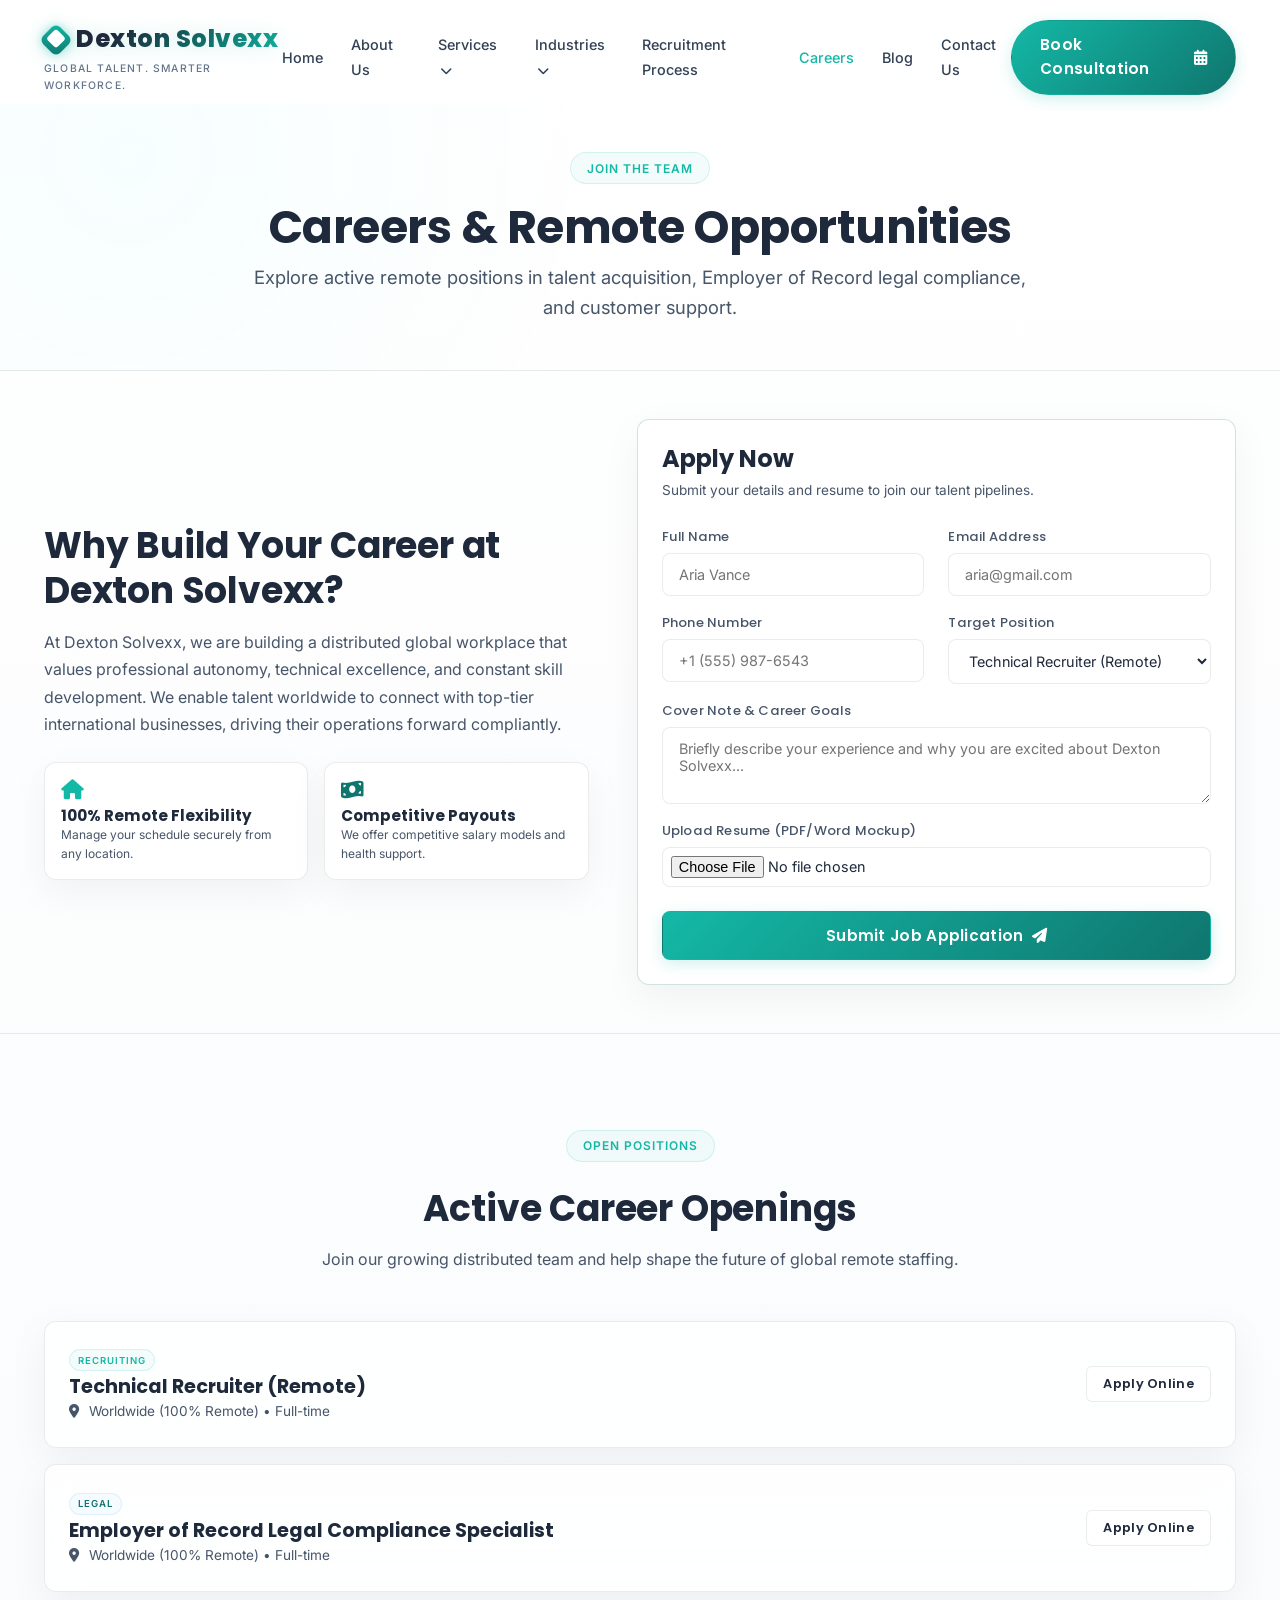
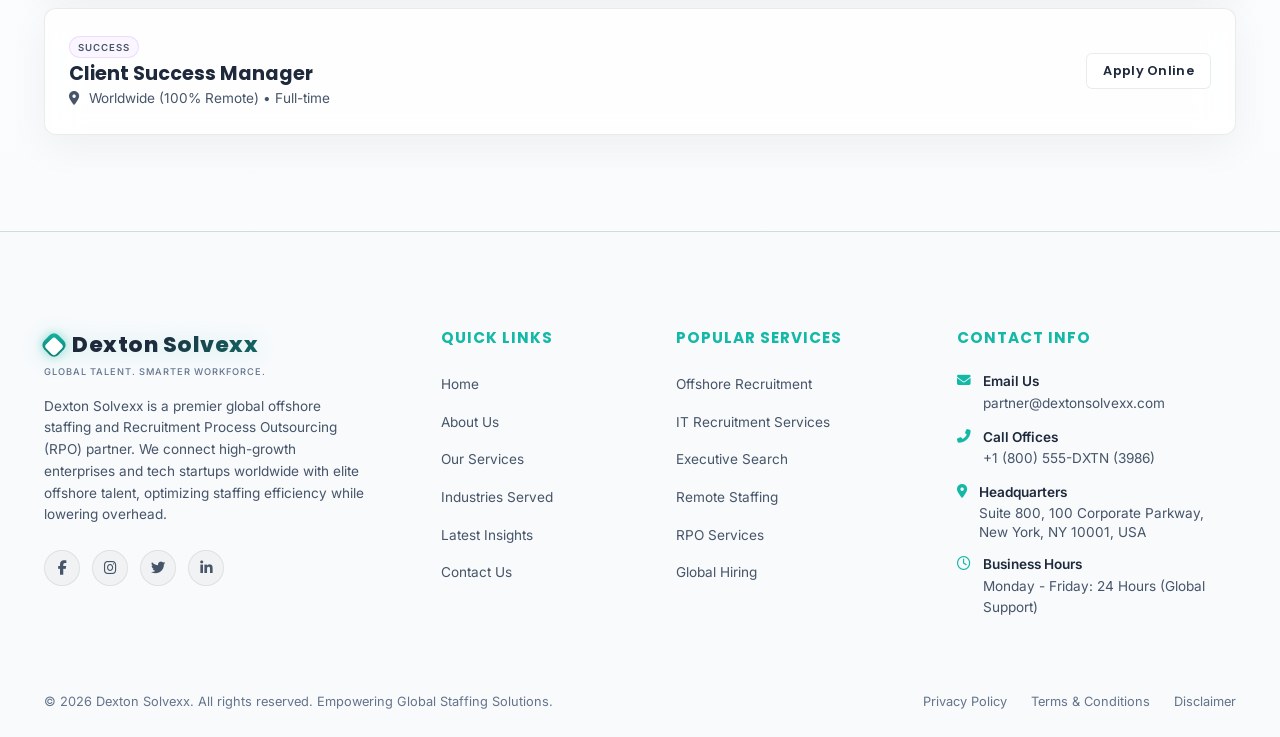
<file: careers.html>
<!DOCTYPE html>
<html lang="en">
<head>
  <meta charset="UTF-8">
  <meta name="viewport" content="width=device-width, initial-scale=1.0">
  <meta name="robots" content="index, follow">
  
  <!-- SEO Optimization Meta Tags -->
  <title>Careers | Join the Dexton Solvexx Team | Remote Opportunities</title>
  <meta name="description" content="Explore active remote job opportunities with Dexton Solvexx. Join our global recruitment network, support staff teams, and client success divisions.">
  <link rel="canonical" href="https://dextonsolvexx.com/careers.html">
  
  <!-- Stylesheets -->
  <link rel="stylesheet" href="css/style.css">
  
  <!-- Font Awesome Icons -->
  <link rel="stylesheet" href="https://cdnjs.cloudflare.com/ajax/libs/font-awesome/6.4.0/css/all.min.css">
</head>
<body>

  <!-- Dynamic Header Root -->
  <div id="header-root"></div>

  <!-- Main Content Area -->
  <main style="padding-top: 6.5rem;">
    
    <!-- Hero Banner Section -->
    <section class="reveal" style="padding: var(--space-lg) 0; background: radial-gradient(circle at 10% 20%, rgba(0, 242, 254, 0.03) 0%, transparent 40%); border-bottom: 1px solid var(--border-glass);">
      <div class="container" style="text-align:center;">
        <div class="tag-badge">Join the Team</div>
        <h1 style="font-size:2.85rem; margin-bottom:var(--space-xs); line-height:1.2;">Careers & Remote Opportunities</h1>
        <p style="font-size:1.15rem; color:var(--text-secondary); max-width:800px; margin:0 auto;">Explore active remote positions in talent acquisition, Employer of Record legal compliance, and customer support.</p>
      </div>
    </section>

    <!-- Work with Us Culture Showcase -->
    <section style="padding: var(--space-lg) 0;">
      <div class="container">
        <div style="display:grid; grid-template-columns:1fr 1.1fr; gap:var(--space-lg); align-items:center;">
          <div class="reveal">
            <h2 style="margin-bottom:var(--space-sm);">Why Build Your Career at Dexton Solvexx?</h2>
            <p class="text-secondary" style="margin-bottom:var(--space-md); line-height:1.7;">
              At Dexton Solvexx, we are building a distributed global workplace that values professional autonomy, technical excellence, and constant skill development. We enable talent worldwide to connect with top-tier international businesses, driving their operations forward compliantly.
            </p>
            <div style="display:grid; grid-template-columns:1fr 1fr; gap:16px;">
              <div class="glass-card" style="padding:var(--space-sm);">
                <i class="fas fa-home" style="color:var(--accent); font-size:1.25rem; margin-bottom:6px;"></i>
                <h4 style="font-size:0.95rem; color:var(--text-white);">100% Remote Flexibility</h4>
                <p style="font-size:0.75rem; color:var(--text-secondary);">Manage your schedule securely from any location.</p>
              </div>
              <div class="glass-card" style="padding:var(--space-sm);">
                <i class="fas fa-money-bill-wave" style="color:var(--primary); font-size:1.25rem; margin-bottom:6px;"></i>
                <h4 style="font-size:0.95rem; color:var(--text-white);">Competitive Payouts</h4>
                <p style="font-size:0.75rem; color:var(--text-secondary);">We offer competitive salary models and health support.</p>
              </div>
            </div>
          </div>

          <!-- Glassmorphic Application Intake Form -->
          <div class="glass-card reveal" style="border-color:var(--border-glass-glow);">
            <h3 style="margin-bottom:6px;">Apply Now</h3>
            <p style="font-size:0.85rem; color:var(--text-secondary); margin-bottom:var(--space-md);">Submit your details and resume to join our talent pipelines.</p>
            
            <form class="contact-inquiry-form" id="careers-apply-form" style="display:flex; flex-direction:column; gap:16px;">
              <div class="lead-form-grid" style="margin-bottom:0;">
                <div class="form-group" style="margin-bottom:0;">
                  <label class="form-label">Full Name</label>
                  <input type="text" class="form-input" name="name" required placeholder="Aria Vance">
                </div>
                <div class="form-group" style="margin-bottom:0;">
                  <label class="form-label">Email Address</label>
                  <input type="email" class="form-input" name="email" required placeholder="aria@gmail.com">
                </div>
              </div>
              <div class="lead-form-grid" style="margin-bottom:0;">
                <div class="form-group" style="margin-bottom:0;">
                  <label class="form-label">Phone Number</label>
                  <input type="tel" class="form-input" name="phone" required placeholder="+1 (555) 987-6543">
                </div>
                <div class="form-group" style="margin-bottom:0;">
                  <label class="form-label">Target Position</label>
                  <select class="form-select" name="position" required>
                    <option value="recruiter">Technical Recruiter (Remote)</option>
                    <option value="compliance">EOR Legal Compliance Specialist</option>
                    <option value="account-manager">Client Success Manager</option>
                    <option value="general-pipeline">General Talent Pipeline</option>
                  </select>
                </div>
              </div>
              <div class="form-group form-group-full" style="margin-bottom:0;">
                <label class="form-label">Cover Note & Career Goals</label>
                <textarea class="form-textarea" rows="3" name="notes" placeholder="Briefly describe your experience and why you are excited about Dexton Solvexx..."></textarea>
              </div>
              <div class="form-group form-group-full" style="margin-bottom:0;">
                <label class="form-label">Upload Resume (PDF/Word Mockup)</label>
                <input type="file" class="form-input" name="resume" style="padding:0.5rem;" required>
              </div>
              <button type="submit" class="btn btn-primary" style="width:100%; border-radius:8px; margin-top:8px;">
                <span>Submit Job Application</span>
                <i class="fas fa-paper-plane"></i>
              </button>
            </form>
          </div>
        </div>
      </div>
    </section>

    <!-- Active Positions List -->
    <section style="padding: var(--space-xl) 0; background:rgba(255,255,255,0.01); border-top:1px solid var(--border-glass);">
      <div class="container">
        <div class="section-header reveal">
          <div class="tag-badge">Open Positions</div>
          <h2>Active Career Openings</h2>
          <p>Join our growing distributed team and help shape the future of global remote staffing.</p>
        </div>

        <div style="display:flex; flex-direction:column; gap:16px;" class="reveal">
          <!-- Role 1 -->
          <div class="glass-card" style="display:flex; justify-content:space-between; align-items:center; flex-wrap:wrap; gap:16px;">
            <div>
              <span class="tag-badge" style="font-size:0.6rem; margin-bottom:4px; padding:0.15rem 0.5rem;">Recruiting</span>
              <h3 style="font-size:1.2rem; margin-bottom:2px;">Technical Recruiter (Remote)</h3>
              <p style="font-size:0.85rem; color:var(--text-secondary);"><i class="fas fa-map-marker-alt" style="margin-right:6px;"></i> Worldwide (100% Remote) &bull; Full-time</p>
            </div>
            <button class="btn btn-secondary" onclick="document.getElementById('careers-apply-form').scrollIntoView({behavior:'smooth'});" style="border-radius:6px; font-size:0.8rem; padding:0.5rem 1rem;">Apply Online</button>
          </div>

          <!-- Role 2 -->
          <div class="glass-card" style="display:flex; justify-content:space-between; align-items:center; flex-wrap:wrap; gap:16px;">
            <div>
              <span class="tag-badge" style="font-size:0.6rem; margin-bottom:4px; padding:0.15rem 0.5rem; background:rgba(79, 172, 254, 0.05); border-color:rgba(79, 172, 254, 0.15); color:var(--primary);">Legal</span>
              <h3 style="font-size:1.2rem; margin-bottom:2px;">Employer of Record Legal Compliance Specialist</h3>
              <p style="font-size:0.85rem; color:var(--text-secondary);"><i class="fas fa-map-marker-alt" style="margin-right:6px;"></i> Worldwide (100% Remote) &bull; Full-time</p>
            </div>
            <button class="btn btn-secondary" onclick="document.getElementById('careers-apply-form').scrollIntoView({behavior:'smooth'});" style="border-radius:6px; font-size:0.8rem; padding:0.5rem 1rem;">Apply Online</button>
          </div>

          <!-- Role 3 -->
          <div class="glass-card" style="display:flex; justify-content:space-between; align-items:center; flex-wrap:wrap; gap:16px;">
            <div>
              <span class="tag-badge" style="font-size:0.6rem; margin-bottom:4px; padding:0.15rem 0.5rem; background:rgba(168, 85, 247, 0.05); border-color:rgba(168, 85, 247, 0.15); color:var(--accent-purple);">Success</span>
              <h3 style="font-size:1.2rem; margin-bottom:2px;">Client Success Manager</h3>
              <p style="font-size:0.85rem; color:var(--text-secondary);"><i class="fas fa-map-marker-alt" style="margin-right:6px;"></i> Worldwide (100% Remote) &bull; Full-time</p>
            </div>
            <button class="btn btn-secondary" onclick="document.getElementById('careers-apply-form').scrollIntoView({behavior:'smooth'});" style="border-radius:6px; font-size:0.8rem; padding:0.5rem 1rem;">Apply Online</button>
          </div>
        </div>
      </div>
    </section>

  </main>

  <!-- Dynamic Footer Root -->
  <div id="footer-root"></div>

  <!-- Load Global JS Controllers -->
  <script src="js/main.js"></script>
  
  <!-- Add application submit intercept block -->
  <script>
    document.addEventListener('DOMContentLoaded', () => {
      const applyForm = document.getElementById('careers-apply-form');
      if (applyForm) {
        applyForm.addEventListener('submit', (e) => {
          e.preventDefault();
          const name = applyForm.querySelector('[name="name"]').value;
          const pos = applyForm.querySelector('[name="position"]').options[applyForm.querySelector('[name="position"]').selectedIndex].text;
          
          const submitBtn = applyForm.querySelector('button[type="submit"]');
          const originalText = submitBtn.innerHTML;
          submitBtn.disabled = true;
          submitBtn.innerHTML = `<i class="fas fa-spinner fa-spin"></i> Processing Resume...`;

          setTimeout(() => {
            showToast(`Application received! Thank you, ${name}. Your resume for ${pos} has been uploaded to our EOR tracking portal. Our HR leads will contact you in 48 hours.`, 'success');
            applyForm.reset();
            submitBtn.disabled = false;
            submitBtn.innerHTML = originalText;
          }, 1500);
        });
      }
    });
  </script>
</body>
</html>
</file>
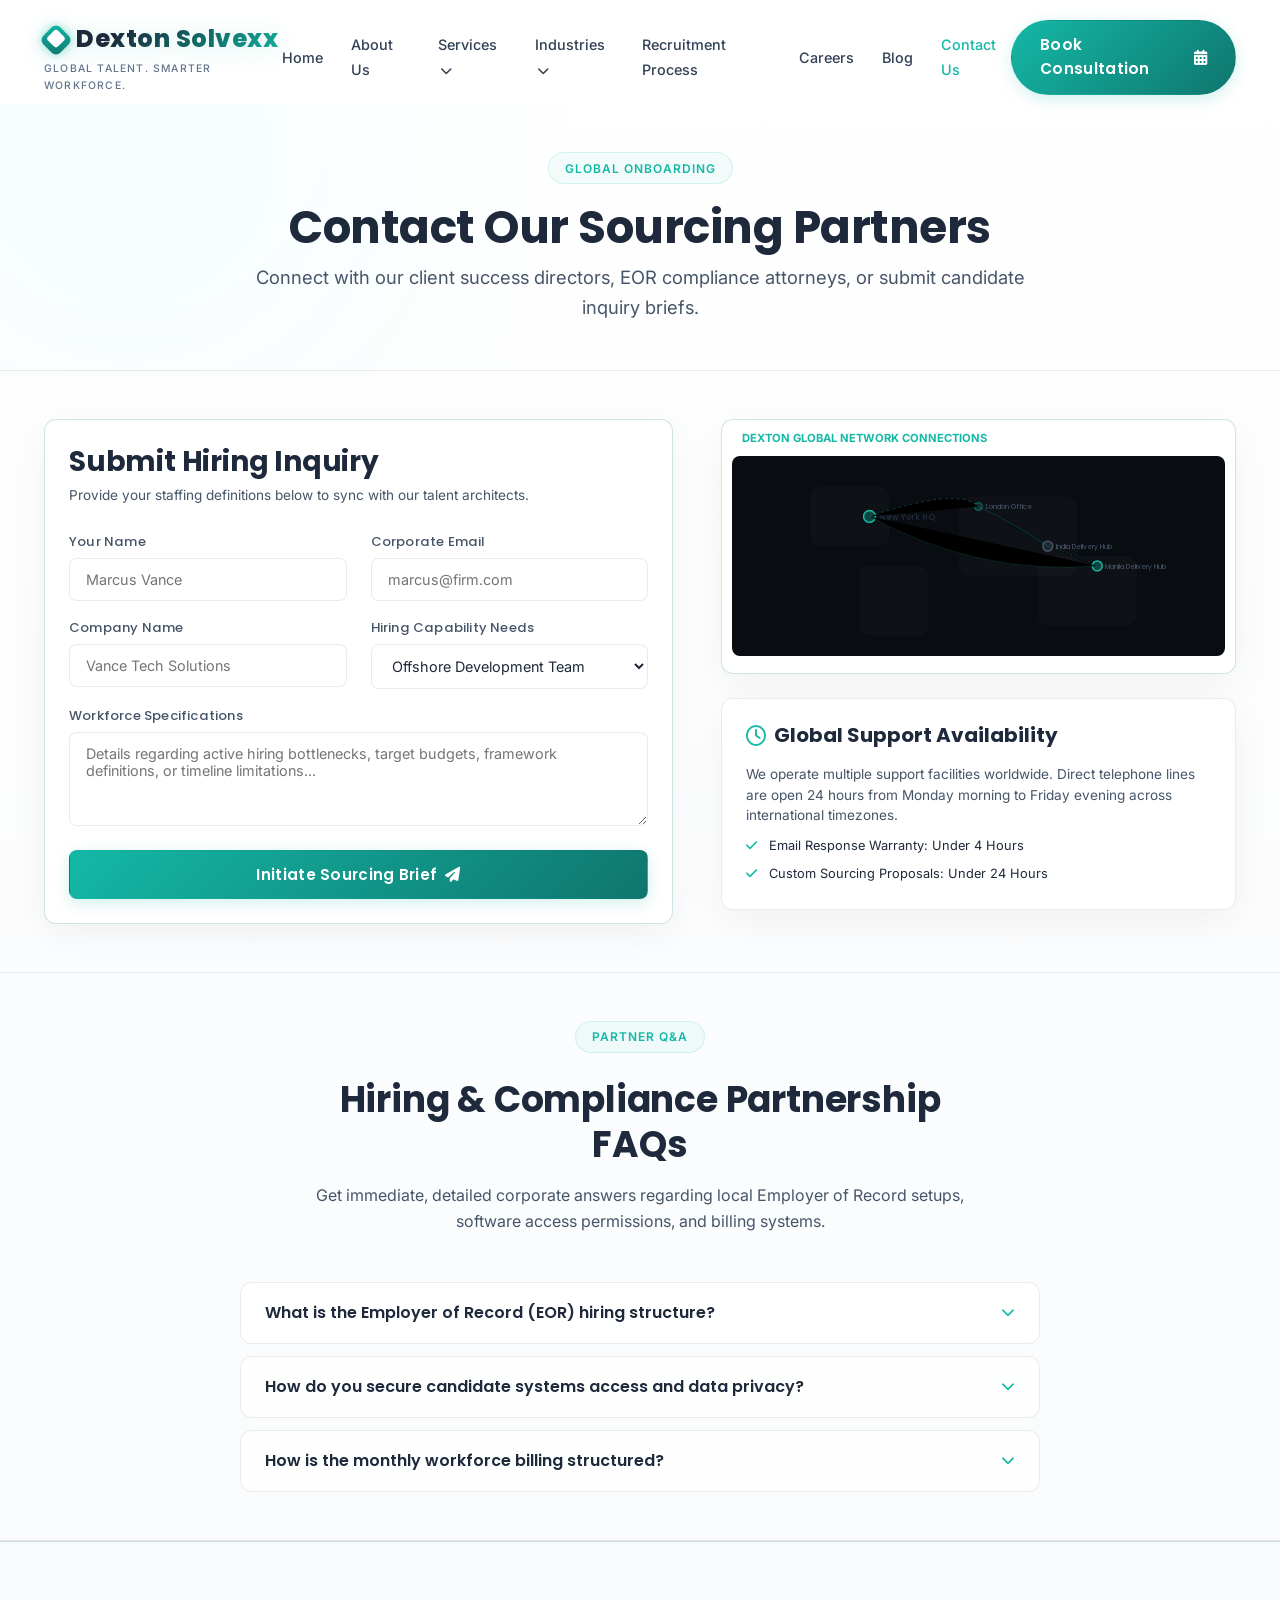
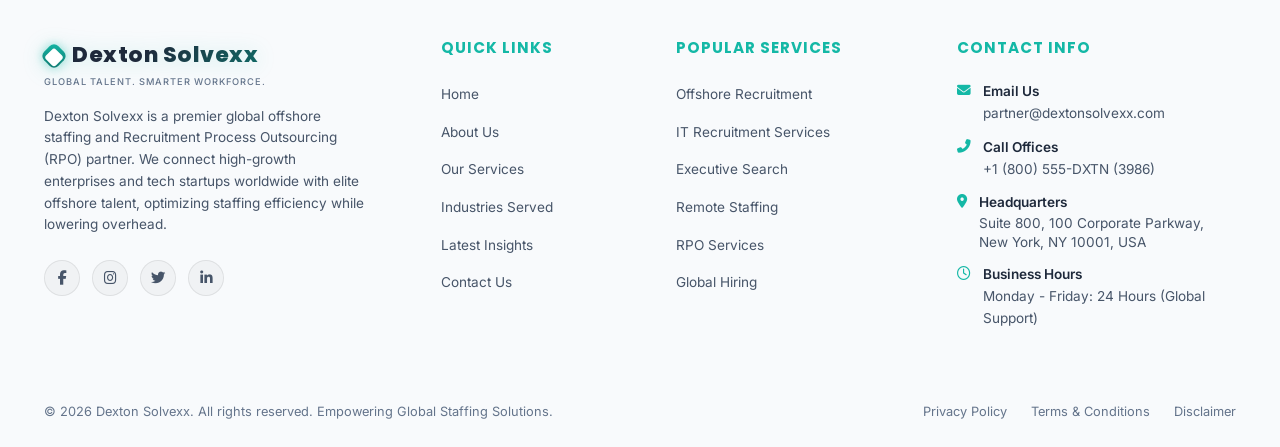
<file: contact.html>
<!DOCTYPE html>
<html lang="en">
<head>
  <meta charset="UTF-8">
  <meta name="viewport" content="width=device-width, initial-scale=1.0">
  <meta name="robots" content="index, follow">
  
  <!-- SEO Optimization Meta Tags -->
  <title>Contact Us | Global Onboarding Hub | Dexton Solvexx</title>
  <meta name="description" content="Contact Dexton Solvexx. Book an executive consultation, submit hiring specifications, or consult EOR compliance parameters.">
  <link rel="canonical" href="https://dextonsolvexx.com/contact.html">
  
  <!-- Stylesheets -->
  <link rel="stylesheet" href="css/style.css">
  
  <!-- Font Awesome Icons -->
  <link rel="stylesheet" href="https://cdnjs.cloudflare.com/ajax/libs/font-awesome/6.4.0/css/all.min.css">
</head>
<body>

  <!-- Dynamic Header Root -->
  <div id="header-root"></div>

  <!-- Main Content Area -->
  <main style="padding-top: 6.5rem;">
    
    <!-- Hero Banner Section -->
    <section class="reveal" style="padding: var(--space-lg) 0; background: radial-gradient(circle at 10% 20%, rgba(0, 242, 254, 0.03) 0%, transparent 40%); border-bottom: 1px solid var(--border-glass);">
      <div class="container" style="text-align:center;">
        <div class="tag-badge">Global Onboarding</div>
        <h1 style="font-size:2.85rem; margin-bottom:var(--space-xs); line-height:1.2;">Contact Our Sourcing Partners</h1>
        <p style="font-size:1.15rem; color:var(--text-secondary); max-width:800px; margin:0 auto;">Connect with our client success directors, EOR compliance attorneys, or submit candidate inquiry briefs.</p>
      </div>
    </section>

    <!-- Split Detailed Contact Form & Offices Info -->
    <section style="padding: var(--space-lg) 0;">
      <div class="container">
        <div style="display:grid; grid-template-columns:1.1fr 0.9fr; gap:var(--space-lg); align-items:start;">
          
          <!-- LEFT SIDE: Glassmorphic Recruitment Intake Form -->
          <div class="glass-card reveal" style="border-color:var(--border-glass-glow);">
            <h2 style="margin-bottom:6px; font-size:1.75rem;">Submit Hiring Inquiry</h2>
            <p style="font-size:0.85rem; color:var(--text-secondary); margin-bottom:var(--space-md);">Provide your staffing definitions below to sync with our talent architects.</p>
            
            <form class="contact-inquiry-form" style="display:flex; flex-direction:column; gap:16px;">
              <div class="lead-form-grid" style="margin-bottom:0;">
                <div class="form-group" style="margin-bottom:0;">
                  <label class="form-label">Your Name</label>
                  <input type="text" class="form-input" name="name" required placeholder="Marcus Vance">
                </div>
                <div class="form-group" style="margin-bottom:0;">
                  <label class="form-label">Corporate Email</label>
                  <input type="email" class="form-input" name="email" required placeholder="marcus@firm.com">
                </div>
              </div>
              <div class="lead-form-grid" style="margin-bottom:0;">
                <div class="form-group" style="margin-bottom:0;">
                  <label class="form-label">Company Name</label>
                  <input type="text" class="form-input" name="company" required placeholder="Vance Tech Solutions">
                </div>
                <div class="form-group" style="margin-bottom:0;">
                  <label class="form-label">Hiring Capability Needs</label>
                  <select class="form-select" name="service_interest">
                    <option value="offshore-dev">Offshore Development Team</option>
                    <option value="remote-staffing">Remote Staffing Solutions</option>
                    <option value="rpo">Recruitment Process Outsourcing</option>
                    <option value="specialized">Specialized Finance / Accounting</option>
                    <option value="other">Other Sourcing Operations</option>
                  </select>
                </div>
              </div>
              <div class="form-group form-group-full" style="margin-bottom:0;">
                <label class="form-label">Workforce Specifications</label>
                <textarea class="form-textarea" rows="4" name="specs" placeholder="Details regarding active hiring bottlenecks, target budgets, framework definitions, or timeline limitations..."></textarea>
              </div>
              <button type="submit" class="btn btn-primary" style="width:100%; border-radius:8px; margin-top:8px;">
                <span>Initiate Sourcing Brief</span>
                <i class="fas fa-paper-plane"></i>
              </button>
            </form>
          </div>

          <!-- RIGHT SIDE: Corporate Offices & Active Map Vector Visual -->
          <div style="display:flex; flex-direction:column; gap:var(--space-md);" class="reveal" style="transition-delay:0.2s;">
            <!-- Active Global Operations Map SVG -->
            <div class="glass-card" style="padding:10px; border-color:var(--border-glass-glow); overflow:hidden;">
              <p style="font-size:0.7rem; text-transform:uppercase; color:var(--accent); font-weight:700; margin-bottom:8px; padding-left:10px;">Dexton Global Network Connections</p>
              
              <!-- SVG map visual representing active hiring offices -->
              <svg width="100%" height="200" viewBox="0 0 400 200" style="background:#090c10; border-radius:8px; border: 1px solid var(--border-glass);">
                <!-- Abstract land outlines (simplified grids) -->
                <rect x="30" y="30" width="80" height="60" rx="10" fill="rgba(255,255,255,0.02)"/>
                <rect x="180" y="40" width="120" height="80" rx="10" fill="rgba(255,255,255,0.02)"/>
                <rect x="80" y="110" width="70" height="70" rx="10" fill="rgba(255,255,255,0.02)"/>
                <rect x="260" y="100" width="100" height="70" rx="10" fill="rgba(255,255,255,0.02)"/>
                
                <!-- Connection Nodes (NY, Manila, London, Berlin, Cape Town) -->
                <!-- NY Node -->
                <circle cx="90" cy="60" r="6" fill="var(--accent)" fill-opacity="0.3" stroke="var(--accent)" stroke-width="1.5"/>
                <text x="100" y="64" fill="var(--text-white)" font-size="8" font-family="'Poppins'" font-weight="600">New York HQ</text>
                
                <!-- London Node -->
                <circle cx="200" cy="50" r="4" fill="var(--primary)" fill-opacity="0.3" stroke="var(--primary)" stroke-width="1"/>
                <text x="208" y="53" fill="var(--text-secondary)" font-size="7" font-family="'Poppins'">London Office</text>

                <!-- India NOC -->
                <circle cx="270" cy="90" r="5" fill="var(--accent-purple)" fill-opacity="0.3" stroke="var(--accent-purple)" stroke-width="1.5"/>
                <text x="278" y="93" fill="var(--text-secondary)" font-size="7" font-family="'Poppins'">India Delivery Hub</text>

                <!-- Manila Node -->
                <circle cx="320" cy="110" r="5" fill="var(--accent)" fill-opacity="0.3" stroke="var(--accent)" stroke-width="1.5"/>
                <text x="328" y="113" fill="var(--text-secondary)" font-size="7" font-family="'Poppins'">Manila Delivery Hub</text>

                <!-- Dynamic connecting arches -->
                <path d="M 90 60 Q 180 30 200 50" stroke="rgba(20, 184, 166, 0.3)" stroke-width="1" stroke-dasharray="3 3"/>
                <path d="M 200 50 Q 240 70 270 90" stroke="rgba(6, 182, 212, 0.3)" stroke-width="1"/>
                <path d="M 270 90 Q 300 100 320 110" stroke="rgba(20, 184, 166, 0.3)" stroke-width="1" stroke-dasharray="2 2"/>
                <path d="M 90 60 Q 200 120 320 110" stroke="rgba(13, 148, 136, 0.2)" stroke-width="1"/>
              </svg>
            </div>

            <!-- Operational hours details -->
            <div class="glass-card" style="padding:var(--space-md);">
              <h4 style="margin-bottom:var(--space-sm); display:flex; align-items:center; gap:8px;">
                <i class="far fa-clock" style="color:var(--accent);"></i>
                Global Support Availability
              </h4>
              <p style="font-size:0.85rem; color:var(--text-secondary); line-height:1.5; margin-bottom:10px;">
                We operate multiple support facilities worldwide. Direct telephone lines are open 24 hours from Monday morning to Friday evening across international timezones.
              </p>
              <ul style="list-style:none; display:flex; flex-direction:column; gap:8px; font-size:0.8rem; color:var(--text-white);">
                <li><i class="fas fa-check" style="color:var(--accent); margin-right:8px;"></i> Email Response Warranty: Under 4 Hours</li>
                <li><i class="fas fa-check" style="color:var(--accent); margin-right:8px;"></i> Custom Sourcing Proposals: Under 24 Hours</li>
              </ul>
            </div>
          </div>

        </div>
      </div>
    </section>

    <!-- Accordion FAQs for Sourcing Inquiries -->
    <section style="padding: var(--space-lg) 0; background:rgba(255,255,255,0.01); border-top:1px solid var(--border-glass); border-bottom:1px solid var(--border-glass);">
      <div class="container">
        <div class="section-header reveal">
          <div class="tag-badge">Partner Q&A</div>
          <h2>Hiring & Compliance Partnership FAQs</h2>
          <p>Get immediate, detailed corporate answers regarding local Employer of Record setups, software access permissions, and billing systems.</p>
        </div>

        <div class="faq-accordion reveal">
          <div class="faq-item">
            <div class="faq-question">
              <h4>What is the Employer of Record (EOR) hiring structure?</h4>
              <i class="fas fa-chevron-down faq-icon-arrow"></i>
            </div>
            <div class="faq-answer">
              <div class="faq-answer-inner">
                An Employer of Record (EOR) is a legal framework where Dexton Solvexx employs professionals on your behalf in their local country. We handle local labor compliance, generate compliant employment contracts, process local currency payroll, withhold taxes, and administer statutory benefits. You maintain 100% daily task management and project delivery control over the employee.
              </div>
            </div>
          </div>

          <div class="faq-item">
            <div class="faq-question">
              <h4>How do you secure candidate systems access and data privacy?</h4>
              <i class="fas fa-chevron-down faq-icon-arrow"></i>
            </div>
            <div class="faq-answer">
              <div class="faq-answer-inner">
                We implement highly strict data security guidelines. We provision high-performance company laptops pre-configured with Mobile Device Management (MDM) software, enforce multi-factor authentication (MFA), establish secure VPN setups, and configure encrypted local storage systems. Offshore staff operate from secure workspaces, protecting your corporate repositories.
              </div>
            </div>
          </div>

          <div class="faq-item">
            <div class="faq-question">
              <h4>How is the monthly workforce billing structured?</h4>
              <i class="fas fa-chevron-down faq-icon-arrow"></i>
            </div>
            <div class="faq-answer">
              <div class="faq-answer-inner">
                We deliver a single, unified monthly invoicing statement. This invoice covers candidate local base salary, statutory taxes, local social security contributions, supplemental benefits (health/pension), and our flat monthly management fee. There are no hidden fees or transactional setup penalties, giving you complete visibility into global staffing budgets.
              </div>
            </div>
          </div>
        </div>
      </div>
    </section>

  </main>

  <!-- Dynamic Footer Root -->
  <div id="footer-root"></div>

  <!-- Load Global JS Controllers -->
  <script src="js/main.js"></script>
</body>
</html>
</file>
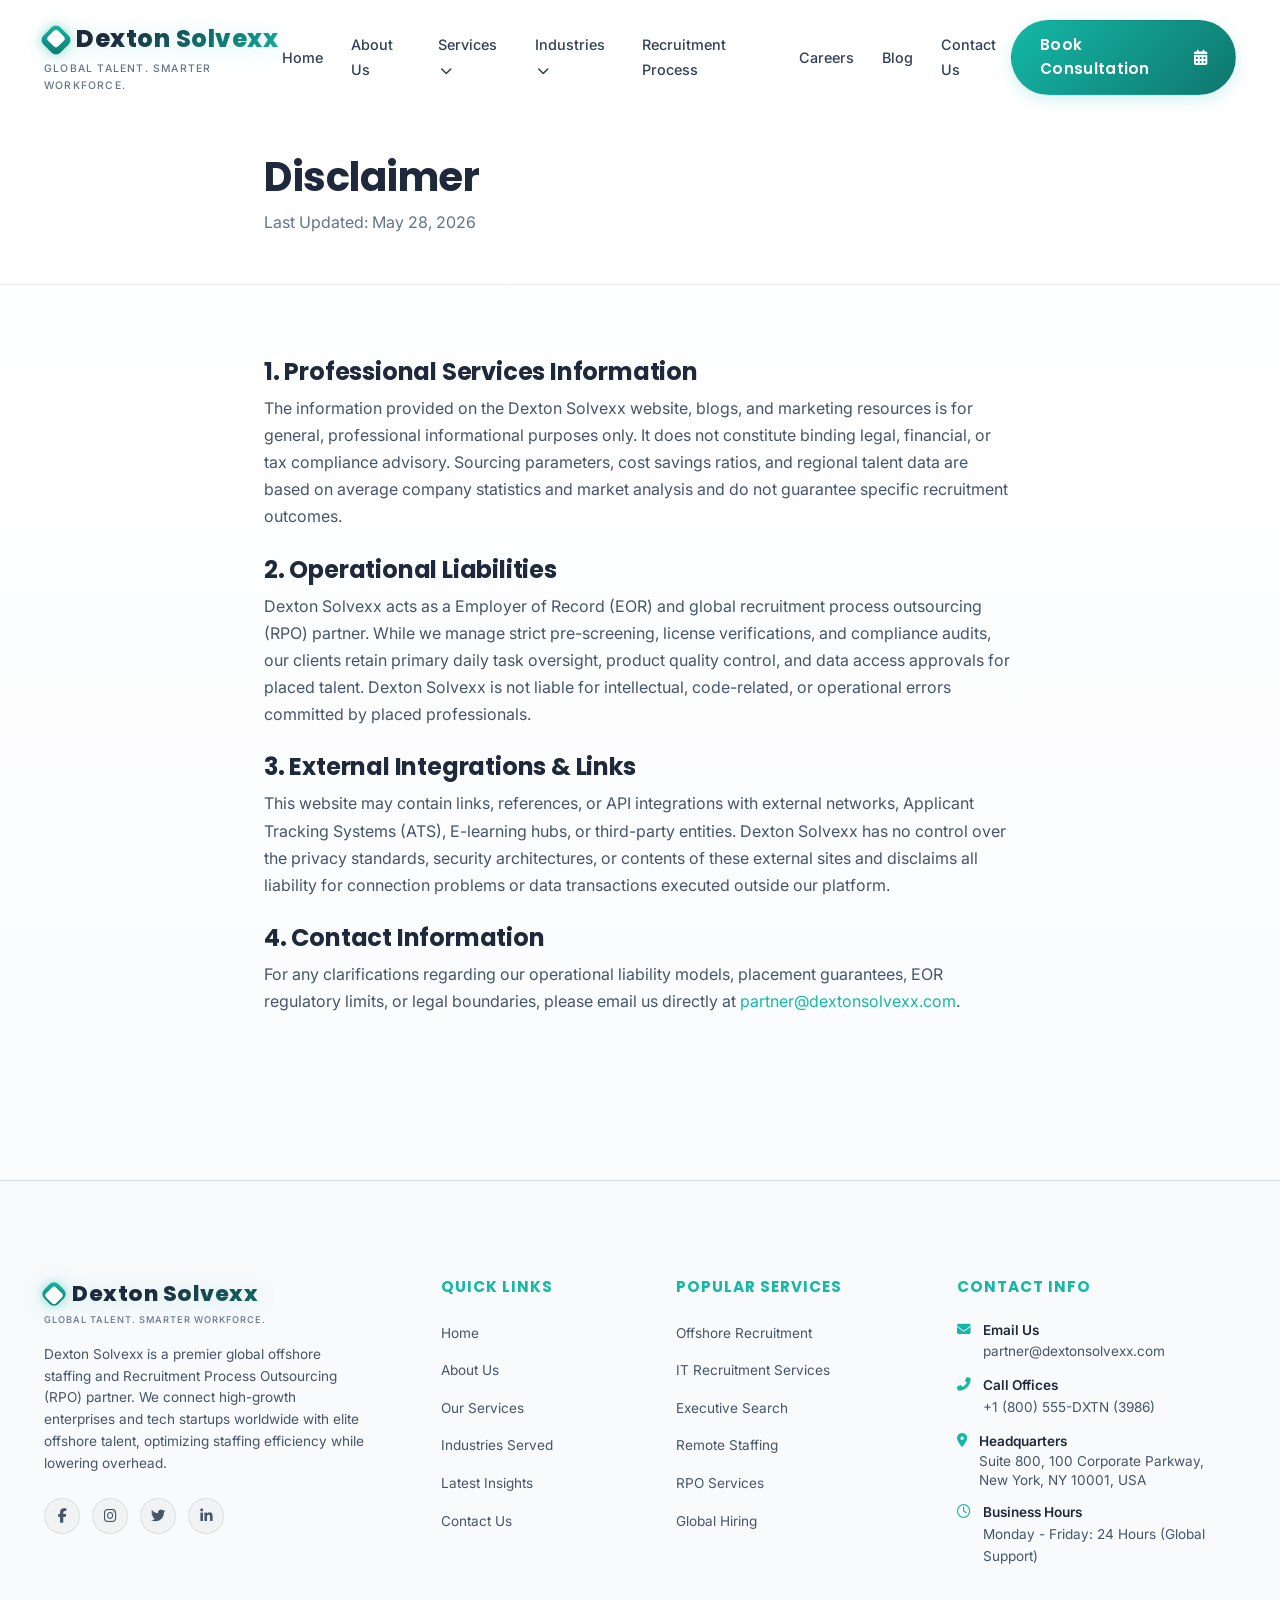
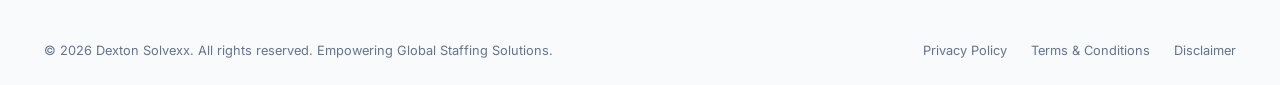
<file: disclaimer.html>
<!DOCTYPE html>
<html lang="en">
<head>
  <meta charset="UTF-8">
  <meta name="viewport" content="width=device-width, initial-scale=1.0">
  <meta name="robots" content="noindex, follow">
  <title>Disclaimer | Dexton Solvexx</title>
  <link rel="stylesheet" href="css/style.css">
  <link rel="stylesheet" href="https://cdnjs.cloudflare.com/ajax/libs/font-awesome/6.4.0/css/all.min.css">
</head>
<body>

  <div id="header-root"></div>

  <main style="padding-top: 6.5rem; padding-bottom: var(--space-xl);">
    <section class="reveal" style="padding: var(--space-lg) 0; border-bottom: 1px solid var(--border-glass);">
      <div class="container" style="max-width: 800px;">
        <h1 style="font-size:2.5rem; margin-bottom:var(--space-xs);">Disclaimer</h1>
        <p style="color:var(--text-muted);">Last Updated: May 28, 2026</p>
      </div>
    </section>

    <section style="padding: var(--space-lg) 0;">
      <div class="container" style="max-width: 800px; color:var(--text-secondary); line-height:1.7;">
        <h2 style="font-size:1.5rem; color:var(--text-white); margin-top:var(--space-md); margin-bottom:var(--space-xs);">1. Professional Services Information</h2>
        <p style="margin-bottom:1.25rem;">
          The information provided on the Dexton Solvexx website, blogs, and marketing resources is for general, professional informational purposes only. It does not constitute binding legal, financial, or tax compliance advisory. Sourcing parameters, cost savings ratios, and regional talent data are based on average company statistics and market analysis and do not guarantee specific recruitment outcomes.
        </p>

        <h2 style="font-size:1.5rem; color:var(--text-white); margin-top:var(--space-md); margin-bottom:var(--space-xs);">2. Operational Liabilities</h2>
        <p style="margin-bottom:1.25rem;">
          Dexton Solvexx acts as a Employer of Record (EOR) and global recruitment process outsourcing (RPO) partner. While we manage strict pre-screening, license verifications, and compliance audits, our clients retain primary daily task oversight, product quality control, and data access approvals for placed talent. Dexton Solvexx is not liable for intellectual, code-related, or operational errors committed by placed professionals.
        </p>

        <h2 style="font-size:1.5rem; color:var(--text-white); margin-top:var(--space-md); margin-bottom:var(--space-xs);">3. External Integrations & Links</h2>
        <p style="margin-bottom:1.25rem;">
          This website may contain links, references, or API integrations with external networks, Applicant Tracking Systems (ATS), E-learning hubs, or third-party entities. Dexton Solvexx has no control over the privacy standards, security architectures, or contents of these external sites and disclaims all liability for connection problems or data transactions executed outside our platform.
        </p>

        <h2 style="font-size:1.5rem; color:var(--text-white); margin-top:var(--space-md); margin-bottom:var(--space-xs);">4. Contact Information</h2>
        <p style="margin-bottom:1.25rem;">
          For any clarifications regarding our operational liability models, placement guarantees, EOR regulatory limits, or legal boundaries, please email us directly at <a href="mailto:partner@dextonsolvexx.com" style="color:var(--accent);">partner@dextonsolvexx.com</a>.
        </p>
      </div>
    </section>
  </main>

  <div id="footer-root"></div>

  <script src="js/main.js"></script>
</body>
</html>
</file>
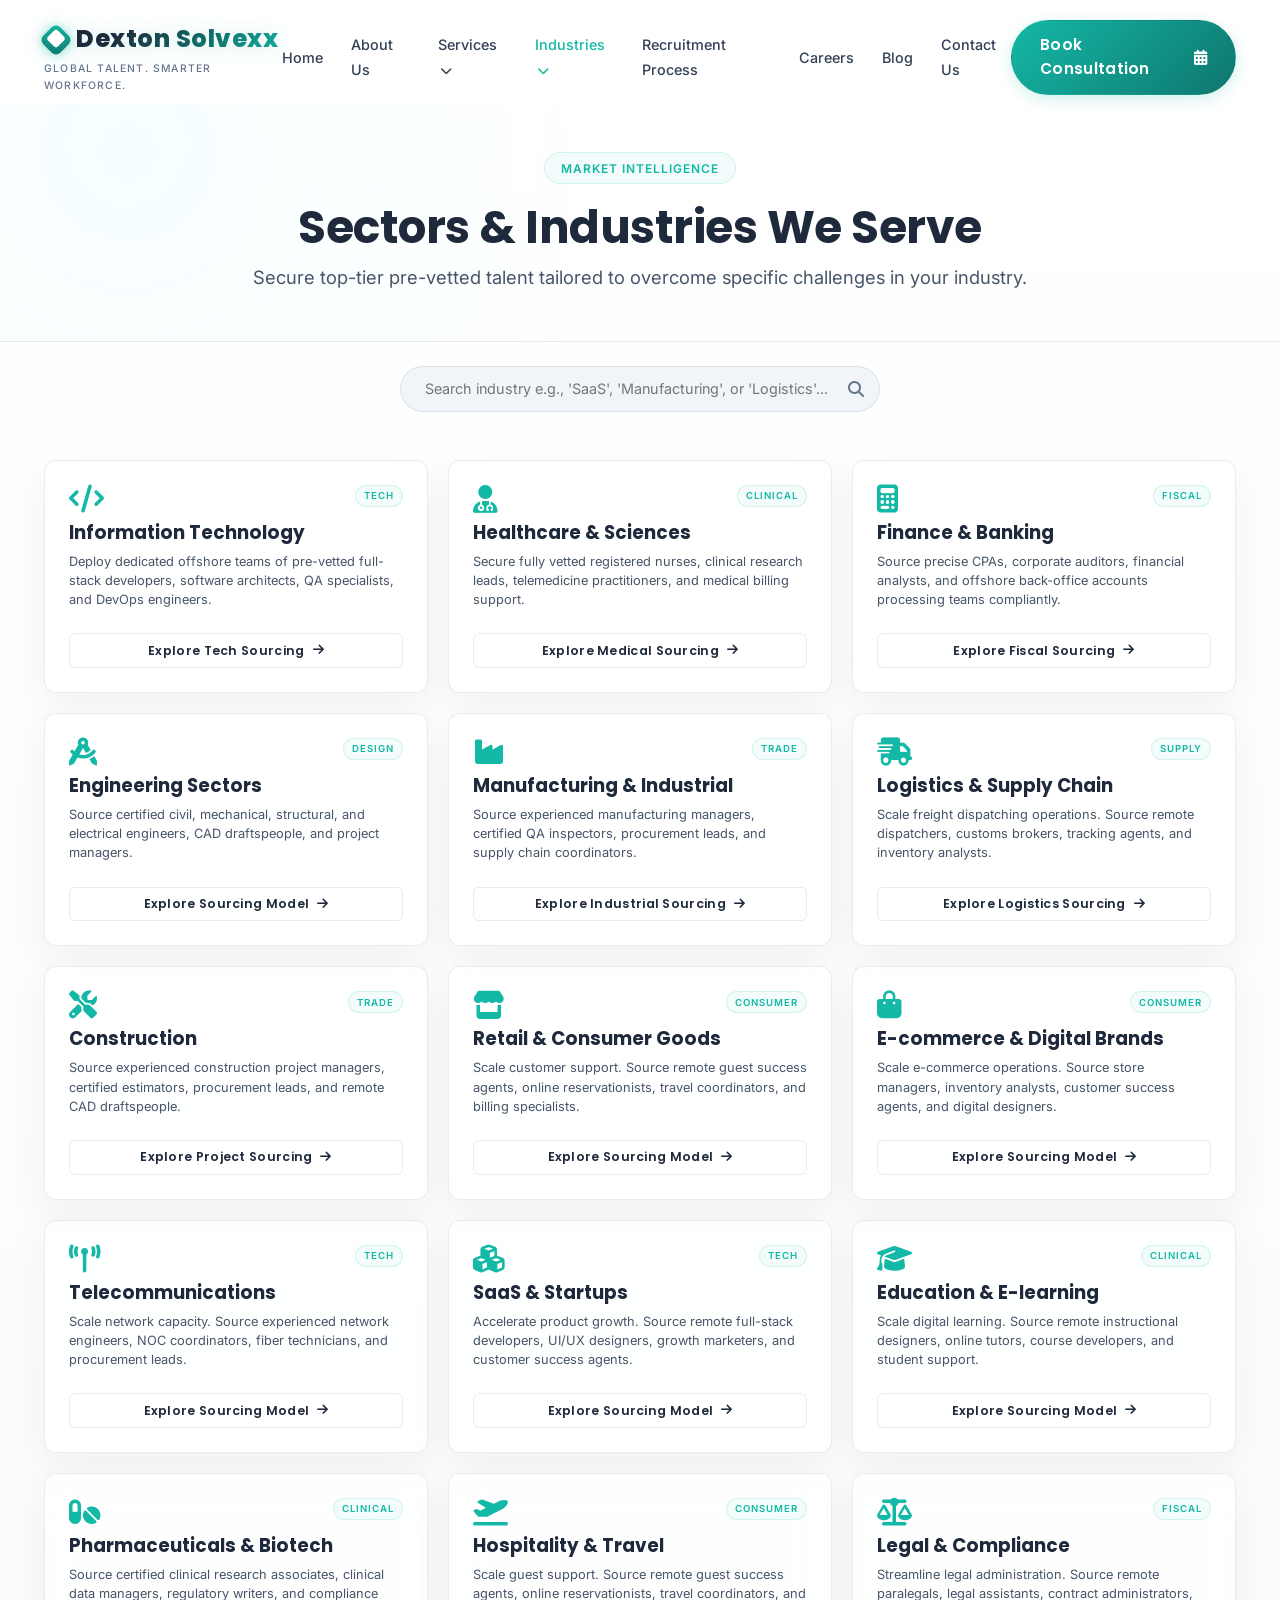
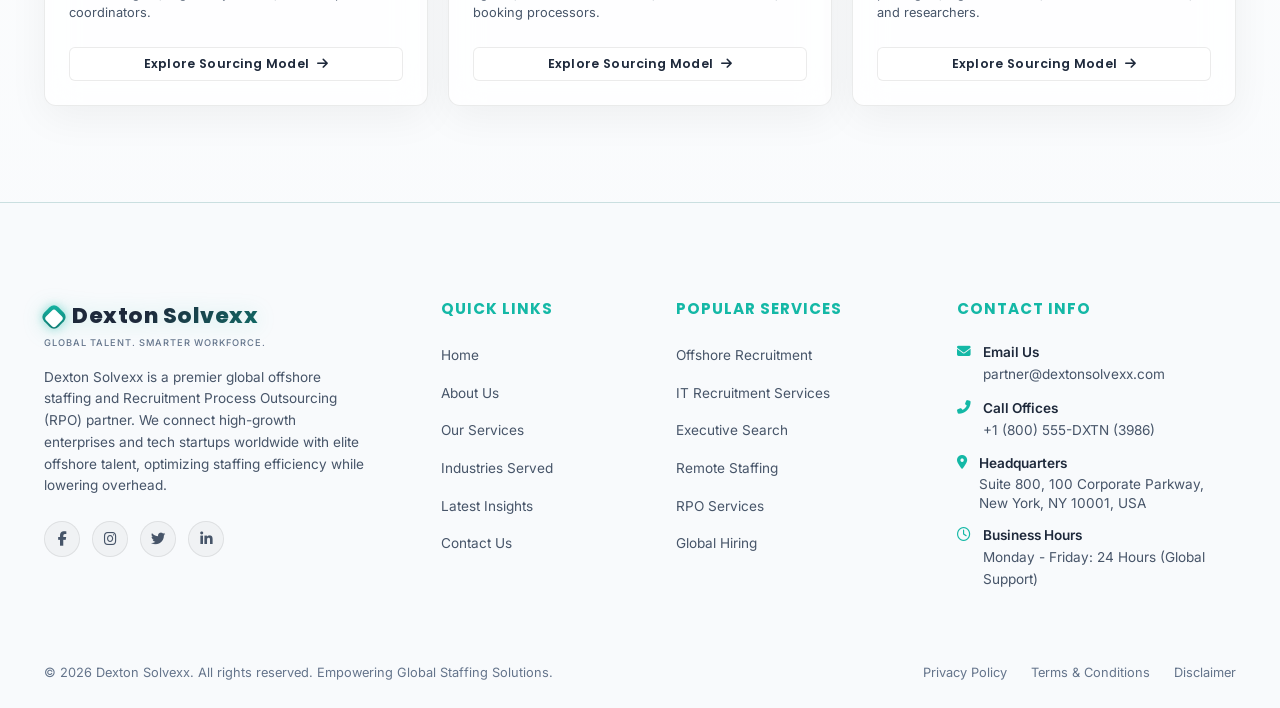
<file: industries.html>
<!DOCTYPE html>
<html lang="en">
<head>
  <meta charset="UTF-8">
  <meta name="viewport" content="width=device-width, initial-scale=1.0">
  <meta name="robots" content="index, follow">
  
  <!-- SEO Optimization Meta Tags -->
  <title>Served Industries & Global Recruitment Sectors | Dexton Solvexx</title>
  <meta name="description" content="Explore global staffing and recruitment capability grids across 15 industries. We deliver pre-vetted specialists for IT, Healthcare, Finance, and beyond.">
  <link rel="canonical" href="https://dextonsolvexx.com/industries.html">
  
  <!-- Stylesheets -->
  <link rel="stylesheet" href="css/style.css">
  
  <!-- Font Awesome Icons -->
  <link rel="stylesheet" href="https://cdnjs.cloudflare.com/ajax/libs/font-awesome/6.4.0/css/all.min.css">
</head>
<body>

  <!-- Dynamic Header Root -->
  <div id="header-root"></div>

  <!-- Main Content Area -->
  <main style="padding-top: 6.5rem;">
    
    <!-- Hero Banner Section -->
    <section class="reveal" style="padding: var(--space-lg) 0; background: radial-gradient(circle at 10% 20%, rgba(0, 242, 254, 0.03) 0%, transparent 40%); border-bottom: 1px solid var(--border-glass);">
      <div class="container" style="text-align:center;">
        <div class="tag-badge">Market Intelligence</div>
        <h1 style="font-size:2.85rem; margin-bottom:var(--space-xs); line-height:1.2;">Sectors & Industries We Serve</h1>
        <p style="font-size:1.15rem; color:var(--text-secondary); max-width:800px; margin:0 auto;">Secure top-tier pre-vetted talent tailored to overcome specific challenges in your industry.</p>
      </div>
    </section>

    <!-- Interactive Filtering & Search Center -->
    <section style="padding: var(--space-md) 0 var(--space-xl);">
      <div class="container">
        
        <!-- Live Keyword Search Bar -->
        <div class="search-container reveal">
          <input type="text" class="search-input" id="industries-search-input" placeholder="Search industry e.g., 'SaaS', 'Manufacturing', or 'Logistics'...">
          <i class="fas fa-search search-icon"></i>
        </div>

        <!-- Dynamic Industries Cards Grid -->
        <div class="hub-grid reveal" id="industries-hub-grid" style="grid-template-columns: repeat(3, 1fr); gap: 20px;">
          <!-- We pre-populate all 15 HTML cards so they are completely indexable by Google crawlers even without JS execution! -->
          
          <!-- Card 1: Information Technology -->
          <div class="glass-card hub-card-item" data-title="information technology software developers engineers devops">
            <div style="display:flex; justify-content:space-between; align-items:flex-start; margin-bottom:var(--space-xs);">
              <i class="fas fa-code" style="font-size:1.75rem; color:var(--accent);"></i>
              <span class="tag-badge" style="font-size:0.6rem; margin-bottom:0; padding:0.15rem 0.5rem;">Tech</span>
            </div>
            <h3 style="font-size:1.15rem; margin-bottom:var(--space-xs);">Information Technology</h3>
            <p style="font-size:0.8rem; color:var(--text-secondary); line-height:1.5; margin-bottom:var(--space-md);">
              Deploy dedicated offshore teams of pre-vetted full-stack developers, software architects, QA specialists, and DevOps engineers.
            </p>
            <a href="industry-detail.html?id=information-technology" class="btn btn-secondary" style="width:100%; border-radius:6px; padding:0.4rem 1rem; font-size:0.78rem;">
              <span>Explore Tech Sourcing</span>
              <i class="fas fa-arrow-right"></i>
            </a>
          </div>

          <!-- Card 2: Healthcare -->
          <div class="glass-card hub-card-item" data-title="healthcare medical nurses clinical billing coding">
            <div style="display:flex; justify-content:space-between; align-items:flex-start; margin-bottom:var(--space-xs);">
              <i class="fas fa-user-md" style="font-size:1.75rem; color:var(--accent);"></i>
              <span class="tag-badge" style="font-size:0.6rem; margin-bottom:0; padding:0.15rem 0.5rem;">Clinical</span>
            </div>
            <h3 style="font-size:1.15rem; margin-bottom:var(--space-xs);">Healthcare & Sciences</h3>
            <p style="font-size:0.8rem; color:var(--text-secondary); line-height:1.5; margin-bottom:var(--space-md);">
              Secure fully vetted registered nurses, clinical research leads, telemedicine practitioners, and medical billing support.
            </p>
            <a href="industry-detail.html?id=healthcare" class="btn btn-secondary" style="width:100%; border-radius:6px; padding:0.4rem 1rem; font-size:0.78rem;">
              <span>Explore Medical Sourcing</span>
              <i class="fas fa-arrow-right"></i>
            </a>
          </div>

          <!-- Card 3: Finance & Banking -->
          <div class="glass-card hub-card-item" data-title="finance banking accounting cpa auditing bookkeeping">
            <div style="display:flex; justify-content:space-between; align-items:flex-start; margin-bottom:var(--space-xs);">
              <i class="fas fa-calculator" style="font-size:1.75rem; color:var(--accent);"></i>
              <span class="tag-badge" style="font-size:0.6rem; margin-bottom:0; padding:0.15rem 0.5rem;">Fiscal</span>
            </div>
            <h3 style="font-size:1.15rem; margin-bottom:var(--space-xs);">Finance & Banking</h3>
            <p style="font-size:0.8rem; color:var(--text-secondary); line-height:1.5; margin-bottom:var(--space-md);">
              Source precise CPAs, corporate auditors, financial analysts, and offshore back-office accounts processing teams compliantly.
            </p>
            <a href="industry-detail.html?id=finance-banking" class="btn btn-secondary" style="width:100%; border-radius:6px; padding:0.4rem 1rem; font-size:0.78rem;">
              <span>Explore Fiscal Sourcing</span>
              <i class="fas fa-arrow-right"></i>
            </a>
          </div>

          <!-- Card 4: Engineering -->
          <div class="glass-card hub-card-item" data-title="engineering civil mechanical structural cad bim draftsmen">
            <div style="display:flex; justify-content:space-between; align-items:flex-start; margin-bottom:var(--space-xs);">
              <i class="fas fa-drafting-compass" style="font-size:1.75rem; color:var(--accent);"></i>
              <span class="tag-badge" style="font-size:0.6rem; margin-bottom:0; padding:0.15rem 0.5rem;">Design</span>
            </div>
            <h3 style="font-size:1.15rem; margin-bottom:var(--space-xs);">Engineering Sectors</h3>
            <p style="font-size:0.8rem; color:var(--text-secondary); line-height:1.5; margin-bottom:var(--space-md);">
              Source certified civil, mechanical, structural, and electrical engineers, CAD draftspeople, and project managers.
            </p>
            <a href="industry-detail.html?id=engineering" class="btn btn-secondary" style="width:100%; border-radius:6px; padding:0.4rem 1rem; font-size:0.78rem;">
              <span>Explore Sourcing Model</span>
              <i class="fas fa-arrow-right"></i>
            </a>
          </div>

          <!-- Card 5: Manufacturing -->
          <div class="glass-card hub-card-item" data-title="manufacturing plant management quality control logistics">
            <div style="display:flex; justify-content:space-between; align-items:flex-start; margin-bottom:var(--space-xs);">
              <i class="fas fa-industry" style="font-size:1.75rem; color:var(--accent);"></i>
              <span class="tag-badge" style="font-size:0.6rem; margin-bottom:0; padding:0.15rem 0.5rem;">Trade</span>
            </div>
            <h3 style="font-size:1.15rem; margin-bottom:var(--space-xs);">Manufacturing & Industrial</h3>
            <p style="font-size:0.8rem; color:var(--text-secondary); line-height:1.5; margin-bottom:var(--space-md);">
              Source experienced manufacturing managers, certified QA inspectors, procurement leads, and supply chain coordinators.
            </p>
            <a href="industry-detail.html?id=manufacturing" class="btn btn-secondary" style="width:100%; border-radius:6px; padding:0.4rem 1rem; font-size:0.78rem;">
              <span>Explore Industrial Sourcing</span>
              <i class="fas fa-arrow-right"></i>
            </a>
          </div>

          <!-- Card 6: Logistics -->
          <div class="glass-card hub-card-item" data-title="logistics supply chain freight dispatching customs">
            <div style="display:flex; justify-content:space-between; align-items:flex-start; margin-bottom:var(--space-xs);">
              <i class="fas fa-shipping-fast" style="font-size:1.75rem; color:var(--accent);"></i>
              <span class="tag-badge" style="font-size:0.6rem; margin-bottom:0; padding:0.15rem 0.5rem;">Supply</span>
            </div>
            <h3 style="font-size:1.15rem; margin-bottom:var(--space-xs);">Logistics & Supply Chain</h3>
            <p style="font-size:0.8rem; color:var(--text-secondary); line-height:1.5; margin-bottom:var(--space-md);">
              Scale freight dispatching operations. Source remote dispatchers, customs brokers, tracking agents, and inventory analysts.
            </p>
            <a href="industry-detail.html?id=logistics" class="btn btn-secondary" style="width:100%; border-radius:6px; padding:0.4rem 1rem; font-size:0.78rem;">
              <span>Explore Logistics Sourcing</span>
              <i class="fas fa-arrow-right"></i>
            </a>
          </div>

          <!-- Card 7: Construction -->
          <div class="glass-card hub-card-item" data-title="construction infrastructure project management estimating">
            <div style="display:flex; justify-content:space-between; align-items:flex-start; margin-bottom:var(--space-xs);">
              <i class="fas fa-tools" style="font-size:1.75rem; color:var(--accent);"></i>
              <span class="tag-badge" style="font-size:0.6rem; margin-bottom:0; padding:0.15rem 0.5rem;">Trade</span>
            </div>
            <h3 style="font-size:1.15rem; margin-bottom:var(--space-xs);">Construction</h3>
            <p style="font-size:0.8rem; color:var(--text-secondary); line-height:1.5; margin-bottom:var(--space-md);">
              Source experienced construction project managers, certified estimators, procurement leads, and remote CAD draftspeople.
            </p>
            <a href="industry-detail.html?id=construction" class="btn btn-secondary" style="width:100%; border-radius:6px; padding:0.4rem 1rem; font-size:0.78rem;">
              <span>Explore Project Sourcing</span>
              <i class="fas fa-arrow-right"></i>
            </a>
          </div>

          <!-- Card 8: Retail -->
          <div class="glass-card hub-card-item" data-title="retail customer success order processing inventory">
            <div style="display:flex; justify-content:space-between; align-items:flex-start; margin-bottom:var(--space-xs);">
              <i class="fas fa-store" style="font-size:1.75rem; color:var(--accent);"></i>
              <span class="tag-badge" style="font-size:0.6rem; margin-bottom:0; padding:0.15rem 0.5rem;">Consumer</span>
            </div>
            <h3 style="font-size:1.15rem; margin-bottom:var(--space-xs);">Retail & Consumer Goods</h3>
            <p style="font-size:0.8rem; color:var(--text-secondary); line-height:1.5; margin-bottom:var(--space-md);">
              Scale customer support. Source remote guest success agents, online reservationists, travel coordinators, and billing specialists.
            </p>
            <a href="industry-detail.html?id=retail" class="btn btn-secondary" style="width:100%; border-radius:6px; padding:0.4rem 1rem; font-size:0.78rem;">
              <span>Explore Sourcing Model</span>
              <i class="fas fa-arrow-right"></i>
            </a>
          </div>

          <!-- Card 9: E-commerce -->
          <div class="glass-card hub-card-item" data-title="e-commerce digital store management dispatching order">
            <div style="display:flex; justify-content:space-between; align-items:flex-start; margin-bottom:var(--space-xs);">
              <i class="fas fa-shopping-bag" style="font-size:1.75rem; color:var(--accent);"></i>
              <span class="tag-badge" style="font-size:0.6rem; margin-bottom:0; padding:0.15rem 0.5rem;">Consumer</span>
            </div>
            <h3 style="font-size:1.15rem; margin-bottom:var(--space-xs);">E-commerce & Digital Brands</h3>
            <p style="font-size:0.8rem; color:var(--text-secondary); line-height:1.5; margin-bottom:var(--space-md);">
              Scale e-commerce operations. Source store managers, inventory analysts, customer success agents, and digital designers.
            </p>
            <a href="industry-detail.html?id=e-commerce" class="btn btn-secondary" style="width:100%; border-radius:6px; padding:0.4rem 1rem; font-size:0.78rem;">
              <span>Explore Sourcing Model</span>
              <i class="fas fa-arrow-right"></i>
            </a>
          </div>

          <!-- Card 10: Telecommunications -->
          <div class="glass-card hub-card-item" data-title="telecommunications network routing switching noc support">
            <div style="display:flex; justify-content:space-between; align-items:flex-start; margin-bottom:var(--space-xs);">
              <i class="fas fa-tower-broadcast" style="font-size:1.75rem; color:var(--accent);"></i>
              <span class="tag-badge" style="font-size:0.6rem; margin-bottom:0; padding:0.15rem 0.5rem;">Tech</span>
            </div>
            <h3 style="font-size:1.15rem; margin-bottom:var(--space-xs);">Telecommunications</h3>
            <p style="font-size:0.8rem; color:var(--text-secondary); line-height:1.5; margin-bottom:var(--space-md);">
              Scale network capacity. Source experienced network engineers, NOC coordinators, fiber technicians, and procurement leads.
            </p>
            <a href="industry-detail.html?id=telecommunications" class="btn btn-secondary" style="width:100%; border-radius:6px; padding:0.4rem 1rem; font-size:0.78rem;">
              <span>Explore Sourcing Model</span>
              <i class="fas fa-arrow-right"></i>
            </a>
          </div>

          <!-- Card 11: SaaS & Startups -->
          <div class="glass-card hub-card-item" data-title="saas startups remote software engineers growth product">
            <div style="display:flex; justify-content:space-between; align-items:flex-start; margin-bottom:var(--space-xs);">
              <i class="fas fa-cubes" style="font-size:1.75rem; color:var(--accent);"></i>
              <span class="tag-badge" style="font-size:0.6rem; margin-bottom:0; padding:0.15rem 0.5rem;">Tech</span>
            </div>
            <h3 style="font-size:1.15rem; margin-bottom:var(--space-xs);">SaaS & Startups</h3>
            <p style="font-size:0.8rem; color:var(--text-secondary); line-height:1.5; margin-bottom:var(--space-md);">
              Accelerate product growth. Source remote full-stack developers, UI/UX designers, growth marketers, and customer success agents.
            </p>
            <a href="industry-detail.html?id=saas-startups" class="btn btn-secondary" style="width:100%; border-radius:6px; padding:0.4rem 1rem; font-size:0.78rem;">
              <span>Explore Sourcing Model</span>
              <i class="fas fa-arrow-right"></i>
            </a>
          </div>

          <!-- Card 12: Education -->
          <div class="glass-card hub-card-item" data-title="education elearning instructional designers online tutors">
            <div style="display:flex; justify-content:space-between; align-items:flex-start; margin-bottom:var(--space-xs);">
              <i class="fas fa-graduation-cap" style="font-size:1.75rem; color:var(--accent);"></i>
              <span class="tag-badge" style="font-size:0.6rem; margin-bottom:0; padding:0.15rem 0.5rem;">Clinical</span>
            </div>
            <h3 style="font-size:1.15rem; margin-bottom:var(--space-xs);">Education & E-learning</h3>
            <p style="font-size:0.8rem; color:var(--text-secondary); line-height:1.5; margin-bottom:var(--space-md);">
              Scale digital learning. Source remote instructional designers, online tutors, course developers, and student support.
            </p>
            <a href="industry-detail.html?id=education" class="btn btn-secondary" style="width:100%; border-radius:6px; padding:0.4rem 1rem; font-size:0.78rem;">
              <span>Explore Sourcing Model</span>
              <i class="fas fa-arrow-right"></i>
            </a>
          </div>

          <!-- Card 13: Pharmaceutical -->
          <div class="glass-card hub-card-item" data-title="pharmaceutical biotech clinical trials research data">
            <div style="display:flex; justify-content:space-between; align-items:flex-start; margin-bottom:var(--space-xs);">
              <i class="fas fa-pills" style="font-size:1.75rem; color:var(--accent);"></i>
              <span class="tag-badge" style="font-size:0.6rem; margin-bottom:0; padding:0.15rem 0.5rem;">Clinical</span>
            </div>
            <h3 style="font-size:1.15rem; margin-bottom:var(--space-xs);">Pharmaceuticals & Biotech</h3>
            <p style="font-size:0.8rem; color:var(--text-secondary); line-height:1.5; margin-bottom:var(--space-md);">
              Source certified clinical research associates, clinical data managers, regulatory writers, and compliance coordinators.
            </p>
            <a href="industry-detail.html?id=pharmaceutical" class="btn btn-secondary" style="width:100%; border-radius:6px; padding:0.4rem 1rem; font-size:0.78rem;">
              <span>Explore Sourcing Model</span>
              <i class="fas fa-arrow-right"></i>
            </a>
          </div>

          <!-- Card 14: Hospitality -->
          <div class="glass-card hub-card-item" data-title="hospitality travel guest success reservationists booking">
            <div style="display:flex; justify-content:space-between; align-items:flex-start; margin-bottom:var(--space-xs);">
              <i class="fas fa-plane-departure" style="font-size:1.75rem; color:var(--accent);"></i>
              <span class="tag-badge" style="font-size:0.6rem; margin-bottom:0; padding:0.15rem 0.5rem;">Consumer</span>
            </div>
            <h3 style="font-size:1.15rem; margin-bottom:var(--space-xs);">Hospitality & Travel</h3>
            <p style="font-size:0.8rem; color:var(--text-secondary); line-height:1.5; margin-bottom:var(--space-md);">
              Scale guest support. Source remote guest success agents, online reservationists, travel coordinators, and booking processors.
            </p>
            <a href="industry-detail.html?id=hospitality" class="btn btn-secondary" style="width:100%; border-radius:6px; padding:0.4rem 1rem; font-size:0.78rem;">
              <span>Explore Sourcing Model</span>
              <i class="fas fa-arrow-right"></i>
            </a>
          </div>

          <!-- Card 15: Legal -->
          <div class="glass-card hub-card-item" data-title="legal compliance paralegals contract legal assistants">
            <div style="display:flex; justify-content:space-between; align-items:flex-start; margin-bottom:var(--space-xs);">
              <i class="fas fa-balance-scale" style="font-size:1.75rem; color:var(--accent);"></i>
              <span class="tag-badge" style="font-size:0.6rem; margin-bottom:0; padding:0.15rem 0.5rem;">Fiscal</span>
            </div>
            <h3 style="font-size:1.15rem; margin-bottom:var(--space-xs);">Legal & Compliance</h3>
            <p style="font-size:0.8rem; color:var(--text-secondary); line-height:1.5; margin-bottom:var(--space-md);">
              Streamline legal administration. Source remote paralegals, legal assistants, contract administrators, and researchers.
            </p>
            <a href="industry-detail.html?id=legal" class="btn btn-secondary" style="width:100%; border-radius:6px; padding:0.4rem 1rem; font-size:0.78rem;">
              <span>Explore Sourcing Model</span>
              <i class="fas fa-arrow-right"></i>
            </a>
          </div>

        </div>
      </div>
    </section>

  </main>

  <!-- Dynamic Footer Root -->
  <div id="footer-root"></div>

  <!-- Load Global JS Controllers -->
  <script src="js/main.js"></script>

  <!-- Real-time industries search engine script block -->
  <script>
    document.addEventListener('DOMContentLoaded', () => {
      const searchInput = document.getElementById('industries-search-input');
      const cards = document.querySelectorAll('.hub-card-item');

      searchInput.addEventListener('input', () => {
        const query = searchInput.value.toLowerCase().trim();
        cards.forEach(card => {
          const content = card.getAttribute('data-title').toLowerCase();
          if (query === '' || content.includes(query)) {
            card.style.display = 'block';
          } else {
            card.style.display = 'none';
          }
        });
      });
    });
  </script>
</body>
</html>
</file>
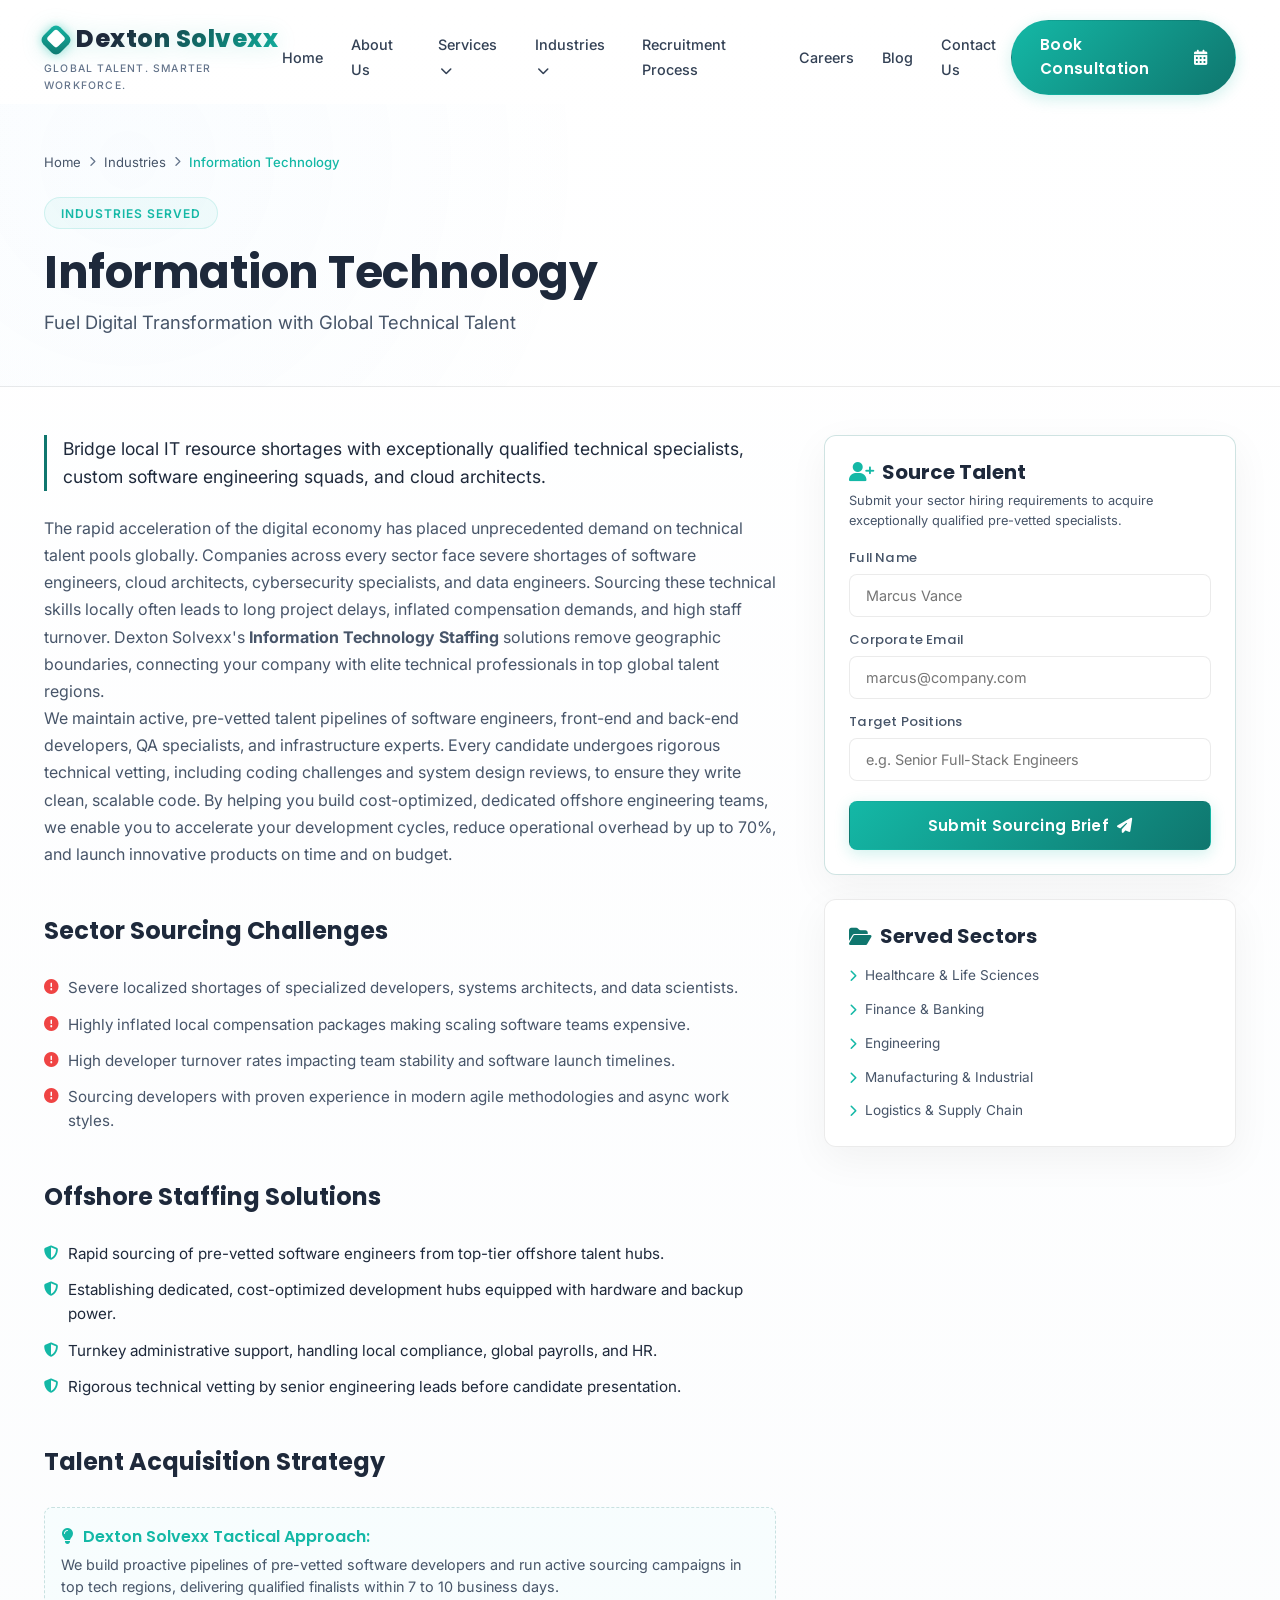
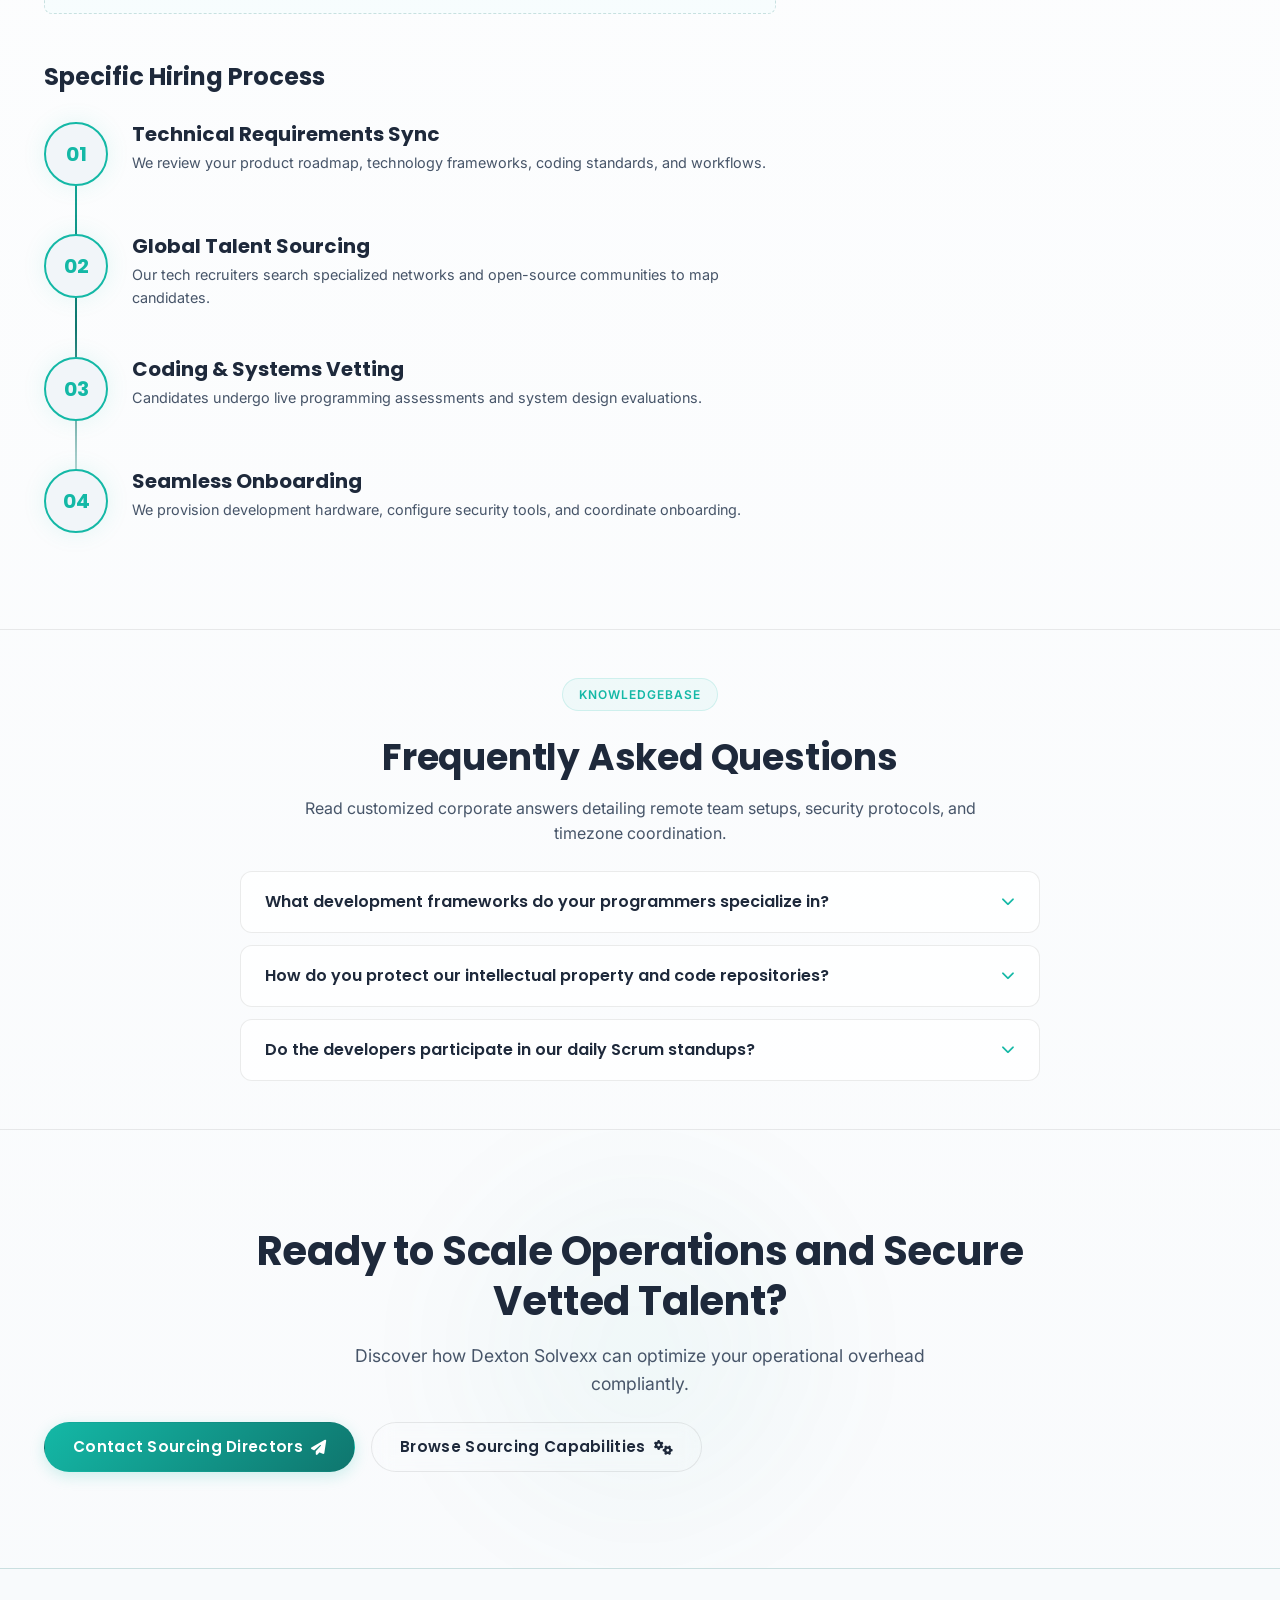
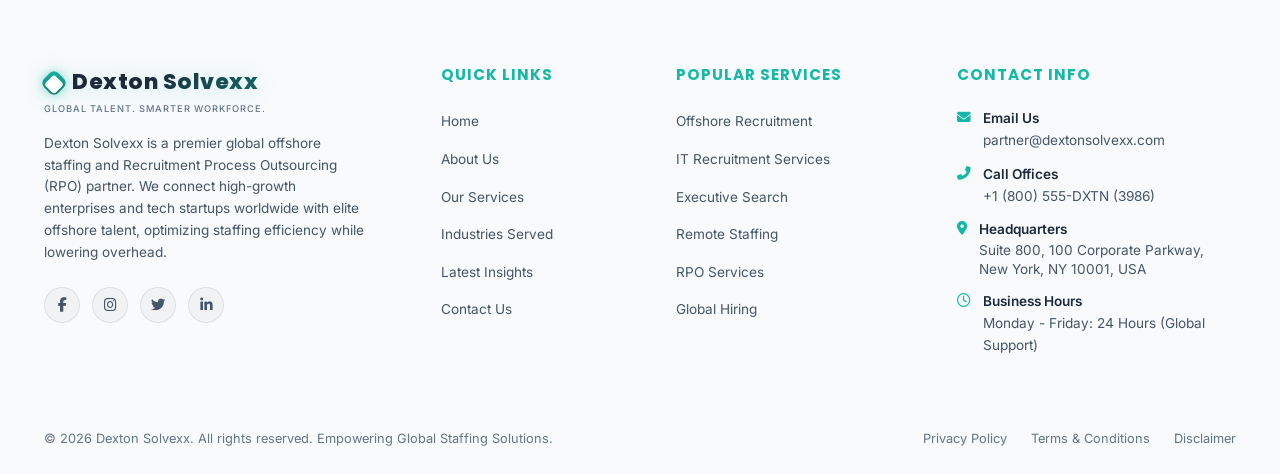
<file: industry-detail.html>
<!DOCTYPE html>
<html lang="en">
<head>
  <meta charset="UTF-8">
  <meta name="viewport" content="width=device-width, initial-scale=1.0">
  <meta name="robots" content="index, follow">
  
  <!-- Dynamic SEO Meta Tags overridden by industry-renderer.js -->
  <title>Industry Details | Dexton Solvexx</title>
  <meta name="description" content="Explore custom global recruitment and staffing solutions across major industries served by Dexton Solvexx.">
  
  <!-- Open Graph / Facebook -->
  <meta property="og:type" content="website">
  <meta property="og:title" content="Industry Details | Dexton Solvexx">
  <meta property="og:description" content="Explore custom global recruitment and staffing solutions across major industries served by Dexton Solvexx.">
  <meta property="og:image" content="assets/images/og_share_default.png">
  
  <!-- Twitter -->
  <meta name="twitter:card" content="summary_large_image">
  <meta name="twitter:title" content="Industry Details | Dexton Solvexx">
  <meta name="twitter:description" content="Explore custom global recruitment and staffing solutions across major industries served by Dexton Solvexx.">
  
  <!-- Google Fonts & Stylesheet -->
  <link rel="stylesheet" href="css/style.css">
  
  <!-- Font Awesome Icons -->
  <link rel="stylesheet" href="https://cdnjs.cloudflare.com/ajax/libs/font-awesome/6.4.0/css/all.min.css">
</head>
<body>

  <!-- Dynamic Header Root -->
  <div id="header-root"></div>

  <!-- Main Content Area -->
  <main style="padding-top: 6.5rem;">
    
    <!-- Hero Banner Section -->
    <section class="reveal" style="padding: var(--space-lg) 0; background: radial-gradient(circle at 10% 20%, rgba(79, 172, 254, 0.03) 0%, transparent 40%); border-bottom: 1px solid var(--border-glass);">
      <div class="container">
        <!-- Breadcrumb Navigation -->
        <nav class="breadcrumb-nav">
          <a href="index.html">Home</a>
          <i class="fas fa-chevron-right" style="font-size:0.65rem;"></i>
          <a href="industries.html">Industries</a>
          <i class="fas fa-chevron-right" style="font-size:0.65rem;"></i>
          <span id="breadcrumb-active" style="color:var(--accent); font-weight:500;">Industry Detail</span>
        </nav>
        
        <div class="tag-badge">Industries Served</div>
        <h1 id="industry-title" style="font-size:2.85rem; margin-bottom:var(--space-xs); line-height:1.2;">Industry Title</h1>
        <p id="industry-subtitle" style="font-size:1.15rem; color:var(--text-secondary); max-width:800px;">Optimized staffing structures to overcome specific hiring barriers.</p>
      </div>
    </section>

    <!-- Detailed Split Body Section -->
    <section style="padding: var(--space-lg) 0;">
      <div class="container">
        <div style="display:grid; grid-template-columns:1.6fr 0.9fr; gap:var(--space-lg); align-items:start;" id="detail-grid-container">
          
          <!-- LEFT SIDE: Detailed SEO Content -->
          <div>
            <!-- Intro Paragraph -->
            <div id="industry-intro" style="font-size:1.1rem; color:var(--text-white); margin-bottom:var(--space-md); border-left:3px solid var(--primary); padding-left:var(--space-sm); line-height:1.6;">
              Introductory overview of our sector-specific global recruitment capabilities.
            </div>

            <!-- Narrative Body -->
            <div id="industry-narrative" style="color:var(--text-secondary); line-height:1.7; margin-bottom:var(--space-lg);">
              <!-- Dynamically populated industry copy -->
            </div>

            <!-- Core Challenges Block -->
            <h3 style="margin-bottom:var(--space-md); border-bottom:1px solid rgba(255,255,255,0.05); padding-bottom:5px;">Sector Sourcing Challenges</h3>
            <ul id="industry-challenges-list" style="list-style:none; display:flex; flex-direction:column; gap:12px; margin-bottom:var(--space-lg);">
              <!-- Challenges list -->
            </ul>

            <!-- Custom Offshore Solutions Block -->
            <h3 style="margin-bottom:var(--space-md); border-bottom:1px solid rgba(255,255,255,0.05); padding-bottom:5px;">Offshore Staffing Solutions</h3>
            <ul id="industry-solutions-list" style="list-style:none; display:flex; flex-direction:column; gap:12px; margin-bottom:var(--space-lg);">
              <!-- Solutions list -->
            </ul>

            <!-- Talent Acquisition Strategy Block -->
            <h3 style="margin-bottom:var(--space-md); border-bottom:1px solid rgba(255,255,255,0.05); padding-bottom:5px;">Talent Acquisition Strategy</h3>
            <div id="industry-strategy-block" style="color:var(--text-secondary); line-height:1.6; padding:var(--space-sm); background:rgba(0, 242, 254, 0.02); border:1px dashed var(--border-glass-glow); border-radius:8px; margin-bottom:var(--space-lg);">
              Strategy overview.
            </div>

            <!-- Recruitment Process Timeline -->
            <h3 style="margin-bottom:var(--space-md); border-bottom:1px solid rgba(255,255,255,0.05); padding-bottom:5px;">Specific Hiring Process</h3>
            <div class="process-timeline" id="industry-process-container" style="margin-bottom:var(--space-lg);">
              <!-- Dynamic timeline steps -->
            </div>
          </div>

          <!-- RIGHT SIDE: Contact Form & Related Industries Sidebar -->
          <div style="position:-webkit-sticky; position:sticky; top:8.5rem; display:flex; flex-direction:column; gap:var(--space-md);" id="sidebar-container">
            <!-- Glassmorphic Talent Requirement Intake Form -->
            <div class="glass-card" style="padding:var(--space-md); border-color:var(--border-glass-glow);">
              <h4 style="margin-bottom:6px; display:flex; align-items:center; gap:8px;">
                <i class="fas fa-user-plus" style="color:var(--accent);"></i>
                Source Talent
              </h4>
              <p style="font-size:0.8rem; margin-bottom:var(--space-sm);">Submit your sector hiring requirements to acquire exceptionally qualified pre-vetted specialists.</p>
              
              <form class="contact-inquiry-form" style="display:flex; flex-direction:column; gap:12px;">
                <div class="form-group" style="margin-bottom:0;">
                  <label class="form-label">Full Name</label>
                  <input type="text" class="form-input" name="name" required placeholder="Marcus Vance">
                </div>
                <div class="form-group" style="margin-bottom:0;">
                  <label class="form-label">Corporate Email</label>
                  <input type="email" class="form-input" name="email" required placeholder="marcus@company.com">
                </div>
                <div class="form-group" style="margin-bottom:0;">
                  <label class="form-label">Target Positions</label>
                  <input type="text" class="form-input" name="positions" required placeholder="e.g. Senior Full-Stack Engineers">
                </div>
                <button type="submit" class="btn btn-primary" style="width:100%; border-radius:8px; margin-top:8px;">
                  <span>Submit Sourcing Brief</span>
                  <i class="fas fa-paper-plane"></i>
                </button>
              </form>
            </div>

            <!-- Related Industries Links -->
            <div class="glass-card" style="padding:var(--space-md);">
              <h4 style="margin-bottom:var(--space-sm); display:flex; align-items:center; gap:8px;">
                <i class="fas fa-folder-open" style="color:var(--primary);"></i>
                Served Sectors
              </h4>
              <ul class="footer-list" id="related-industries-list">
                <!-- Dynamically populated links -->
              </ul>
            </div>
          </div>

        </div>
      </div>
    </section>

    <!-- FAQ Accordion Section -->
    <section style="padding: var(--space-lg) 0; background:rgba(255,255,255,0.01); border-top:1px solid var(--border-glass); border-bottom:1px solid var(--border-glass);">
      <div class="container">
        <div class="section-header" style="margin-bottom:var(--space-md);">
          <div class="tag-badge">Knowledgebase</div>
          <h2>Frequently Asked Questions</h2>
          <p>Read customized corporate answers detailing remote team setups, security protocols, and timezone coordination.</p>
        </div>
        
        <div class="faq-accordion" id="industry-faq-container">
          <!-- Dynamically populated FAQs -->
        </div>
      </div>
    </section>

    <!-- Global CTA Banner -->
    <section class="reveal" style="padding: var(--space-xl) 0; text-align:center; position:relative; overflow:hidden;">
      <div class="glow-bg-radial" style="top:50%; left:50%; transform:translate(-50%, -50%); width:500px; height:500px;"></div>
      <div class="container">
        <h2 style="font-size:2.5rem; margin-bottom:var(--space-sm); max-width:800px; margin-left:auto; margin-right:auto;">Ready to Scale Operations and Secure Vetted Talent?</h2>
        <p style="font-size:1.1rem; max-width:600px; margin:0 auto var(--space-md);">Discover how Dexton Solvexx can optimize your operational overhead compliantly.</p>
        <div class="hero-btn-group">
          <a href="contact.html" class="btn btn-primary">
            <span>Contact Sourcing Directors</span>
            <i class="fas fa-paper-plane"></i>
          </a>
          <a href="services.html" class="btn btn-secondary">
            <span>Browse Sourcing Capabilities</span>
            <i class="fas fa-cogs"></i>
          </a>
        </div>
      </div>
    </section>

  </main>

  <!-- Dynamic Footer Root -->
  <div id="footer-root"></div>

  <!-- Load Data Stores & Scripts -->
  <script src="js/industries-data.js"></script>
  <script src="js/main.js"></script>
  <script src="js/industry-renderer.js"></script>
</body>
</html>
</file>
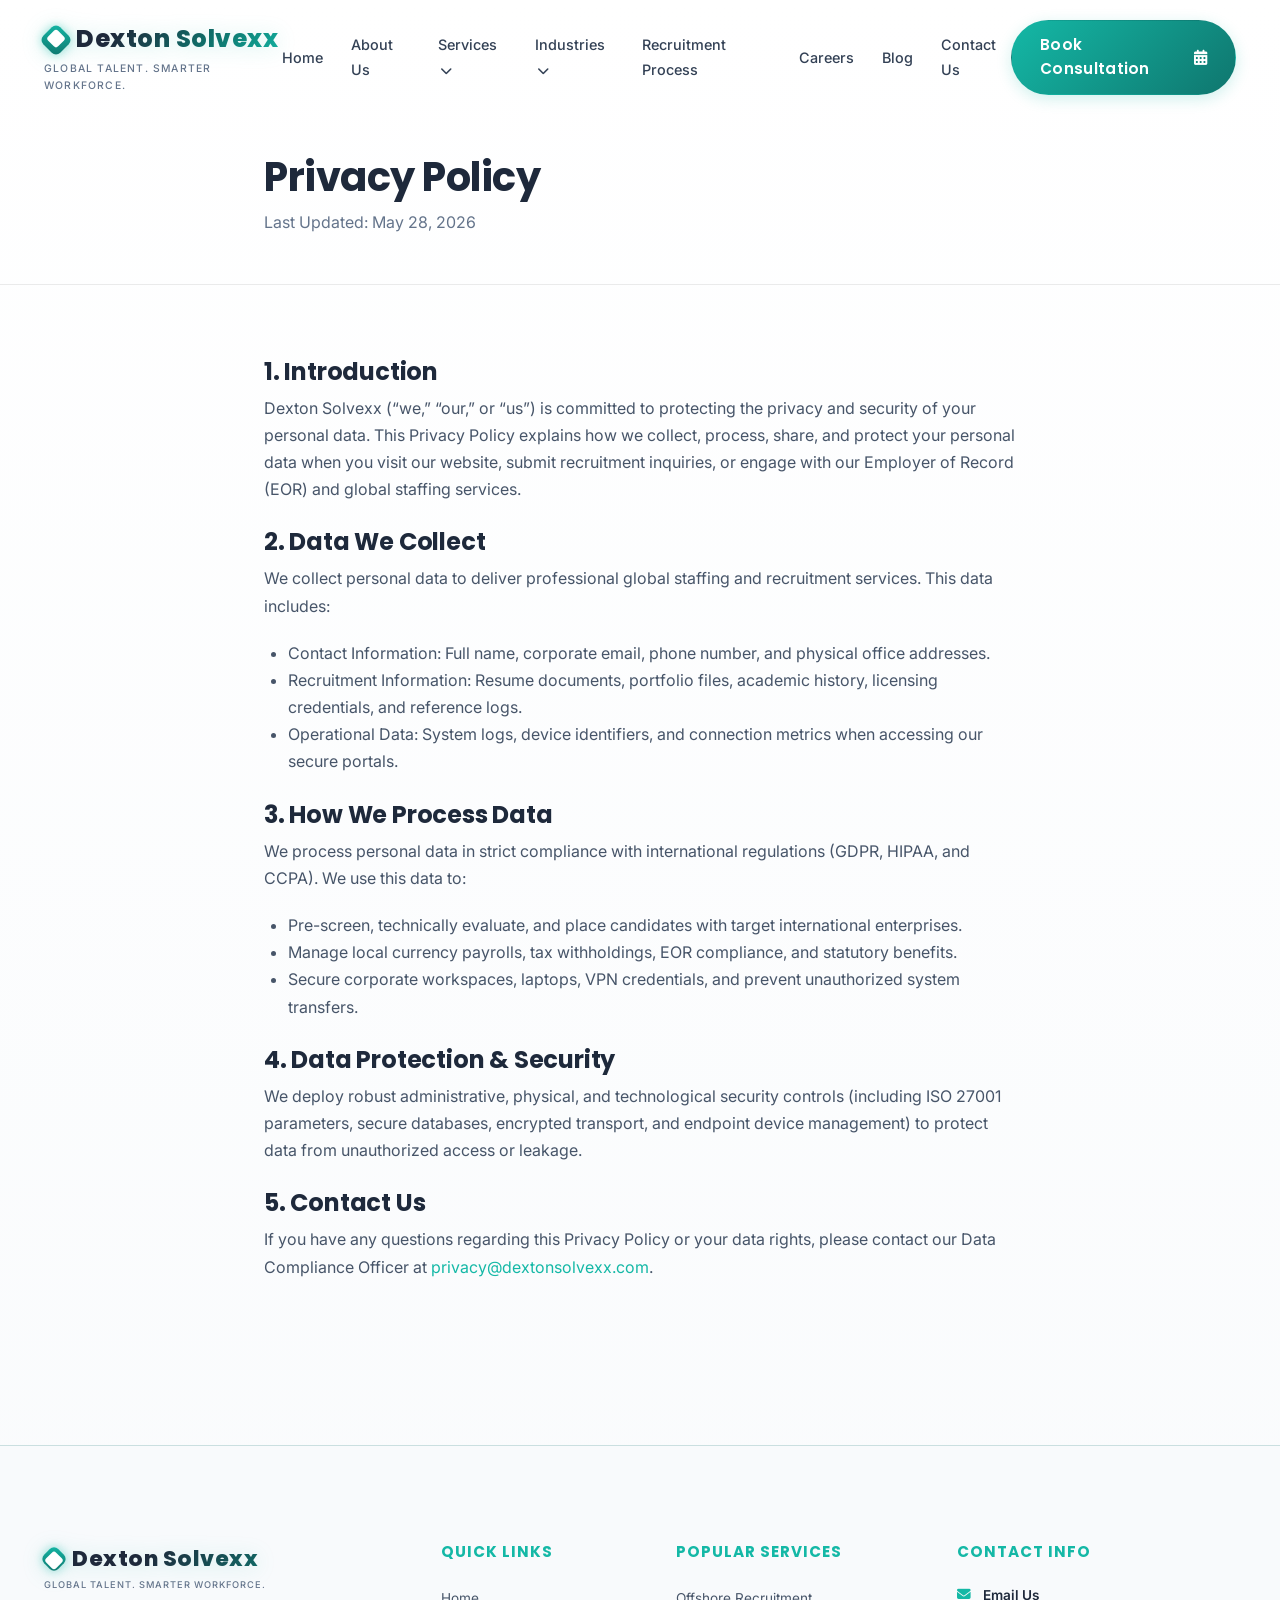
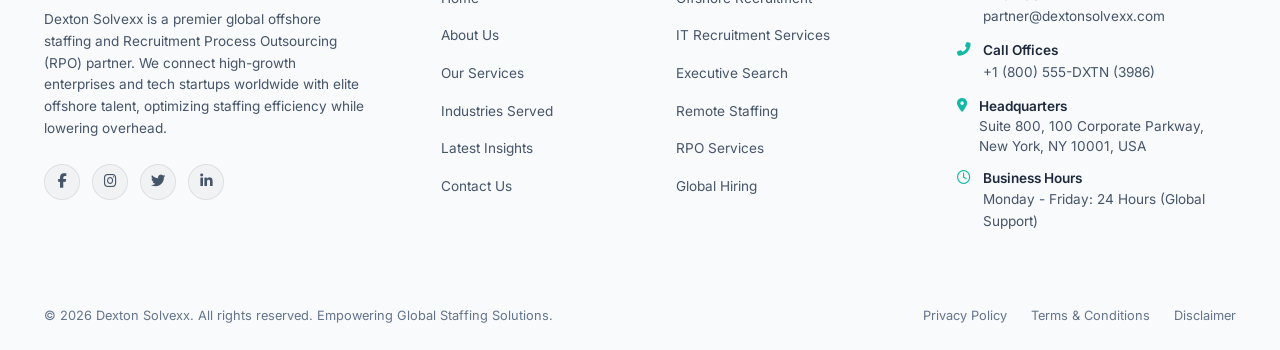
<file: privacy.html>
<!DOCTYPE html>
<html lang="en">
<head>
  <meta charset="UTF-8">
  <meta name="viewport" content="width=device-width, initial-scale=1.0">
  <meta name="robots" content="noindex, follow">
  <title>Privacy Policy | Dexton Solvexx</title>
  <link rel="stylesheet" href="css/style.css">
  <link rel="stylesheet" href="https://cdnjs.cloudflare.com/ajax/libs/font-awesome/6.4.0/css/all.min.css">
</head>
<body>

  <div id="header-root"></div>

  <main style="padding-top: 6.5rem; padding-bottom: var(--space-xl);">
    <section class="reveal" style="padding: var(--space-lg) 0; border-bottom: 1px solid var(--border-glass);">
      <div class="container" style="max-width: 800px;">
        <h1 style="font-size:2.5rem; margin-bottom:var(--space-xs);">Privacy Policy</h1>
        <p style="color:var(--text-muted);">Last Updated: May 28, 2026</p>
      </div>
    </section>

    <section style="padding: var(--space-lg) 0;">
      <div class="container" style="max-width: 800px; color:var(--text-secondary); line-height:1.7;">
        <h2 style="font-size:1.5rem; color:var(--text-white); margin-top:var(--space-md); margin-bottom:var(--space-xs);">1. Introduction</h2>
        <p style="margin-bottom:1.25rem;">
          Dexton Solvexx (&ldquo;we,&rdquo; &ldquo;our,&rdquo; or &ldquo;us&rdquo;) is committed to protecting the privacy and security of your personal data. This Privacy Policy explains how we collect, process, share, and protect your personal data when you visit our website, submit recruitment inquiries, or engage with our Employer of Record (EOR) and global staffing services.
        </p>

        <h2 style="font-size:1.5rem; color:var(--text-white); margin-top:var(--space-md); margin-bottom:var(--space-xs);">2. Data We Collect</h2>
        <p style="margin-bottom:1.25rem;">
          We collect personal data to deliver professional global staffing and recruitment services. This data includes:
        </p>
        <ul style="list-style:disc; margin-left:var(--space-md); margin-bottom:1.25rem;">
          <li>Contact Information: Full name, corporate email, phone number, and physical office addresses.</li>
          <li>Recruitment Information: Resume documents, portfolio files, academic history, licensing credentials, and reference logs.</li>
          <li>Operational Data: System logs, device identifiers, and connection metrics when accessing our secure portals.</li>
        </ul>

        <h2 style="font-size:1.5rem; color:var(--text-white); margin-top:var(--space-md); margin-bottom:var(--space-xs);">3. How We Process Data</h2>
        <p style="margin-bottom:1.25rem;">
          We process personal data in strict compliance with international regulations (GDPR, HIPAA, and CCPA). We use this data to:
        </p>
        <ul style="list-style:disc; margin-left:var(--space-md); margin-bottom:1.25rem;">
          <li>Pre-screen, technically evaluate, and place candidates with target international enterprises.</li>
          <li>Manage local currency payrolls, tax withholdings, EOR compliance, and statutory benefits.</li>
          <li>Secure corporate workspaces, laptops, VPN credentials, and prevent unauthorized system transfers.</li>
        </ul>

        <h2 style="font-size:1.5rem; color:var(--text-white); margin-top:var(--space-md); margin-bottom:var(--space-xs);">4. Data Protection & Security</h2>
        <p style="margin-bottom:1.25rem;">
          We deploy robust administrative, physical, and technological security controls (including ISO 27001 parameters, secure databases, encrypted transport, and endpoint device management) to protect data from unauthorized access or leakage.
        </p>

        <h2 style="font-size:1.5rem; color:var(--text-white); margin-top:var(--space-md); margin-bottom:var(--space-xs);">5. Contact Us</h2>
        <p style="margin-bottom:1.25rem;">
          If you have any questions regarding this Privacy Policy or your data rights, please contact our Data Compliance Officer at <a href="mailto:privacy@dextonsolvexx.com" style="color:var(--accent);">privacy@dextonsolvexx.com</a>.
        </p>
      </div>
    </section>
  </main>

  <div id="footer-root"></div>

  <script src="js/main.js"></script>
</body>
</html>
</file>
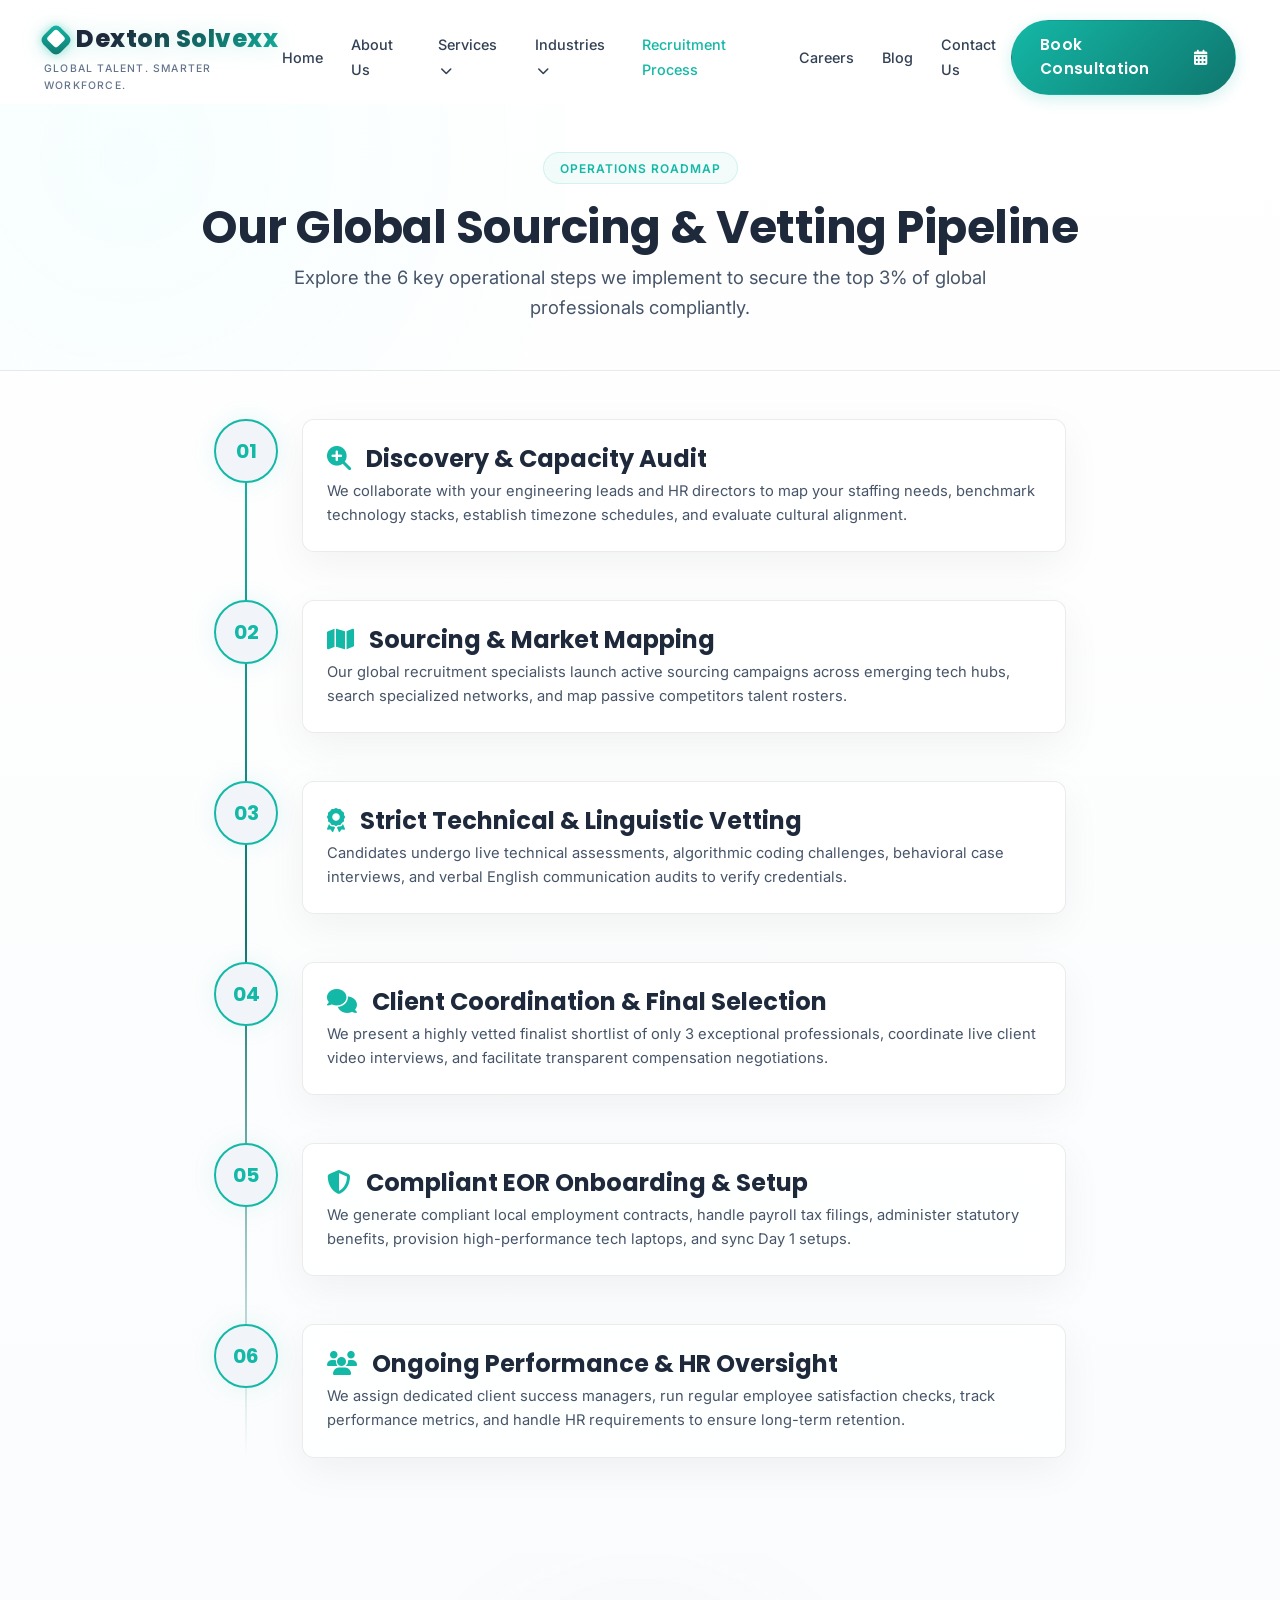
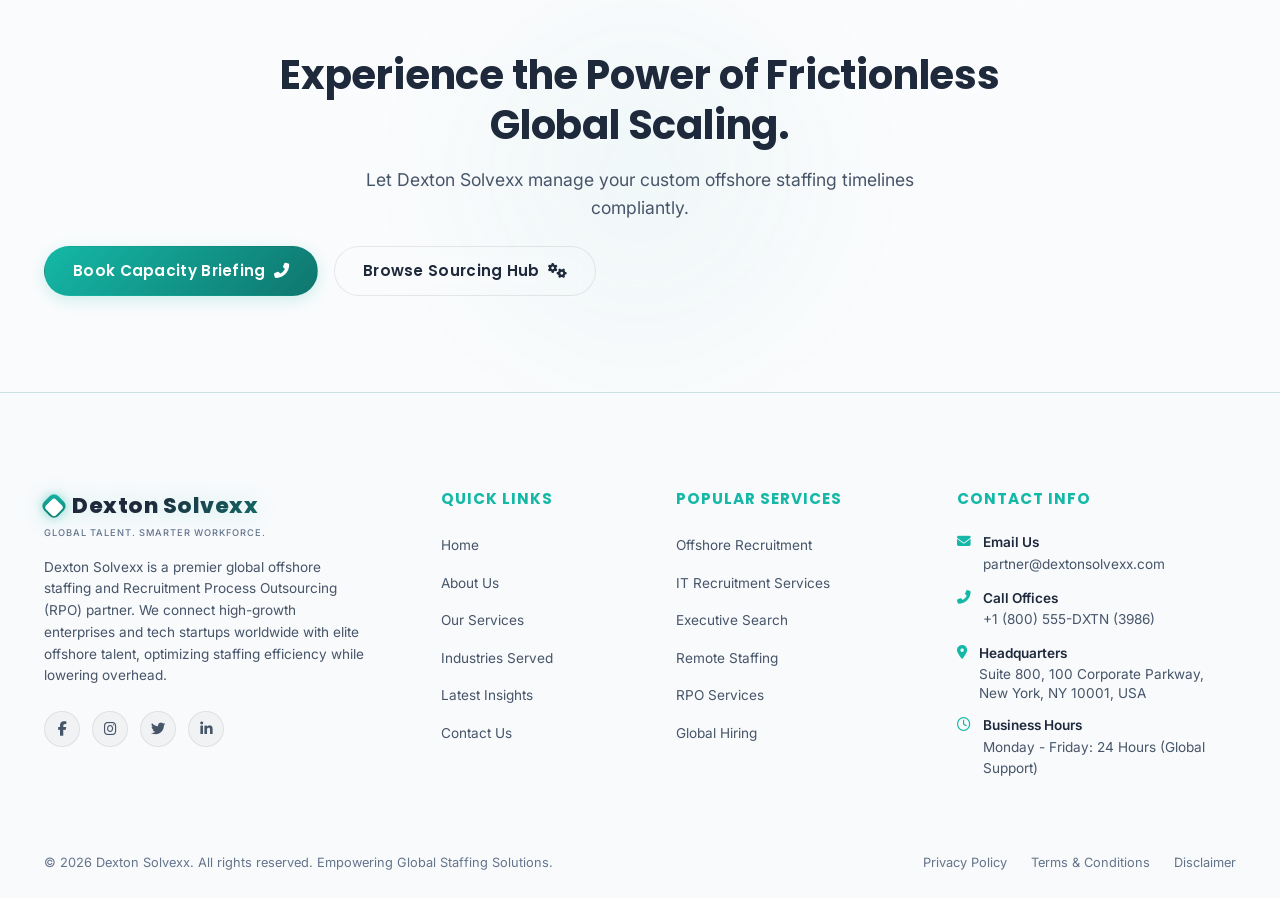
<file: process.html>
<!DOCTYPE html>
<html lang="en">
<head>
  <meta charset="UTF-8">
  <meta name="viewport" content="width=device-width, initial-scale=1.0">
  <meta name="robots" content="index, follow">
  
  <!-- SEO Optimization Meta Tags -->
  <title>Our Global Sourcing & Recruitment Process | Dexton Solvexx</title>
  <meta name="description" content="Discover the Dexton Solvexx recruitment process. Explore our 6-stage candidate vetting, compliance audit, and global onboarding infrastructure.">
  <link rel="canonical" href="https://dextonsolvexx.com/process.html">
  
  <!-- Stylesheets -->
  <link rel="stylesheet" href="css/style.css">
  
  <!-- Font Awesome Icons -->
  <link rel="stylesheet" href="https://cdnjs.cloudflare.com/ajax/libs/font-awesome/6.4.0/css/all.min.css">
</head>
<body>

  <!-- Dynamic Header Root -->
  <div id="header-root"></div>

  <!-- Main Content Area -->
  <main style="padding-top: 6.5rem;">
    
    <!-- Hero Banner Section -->
    <section class="reveal" style="padding: var(--space-lg) 0; background: radial-gradient(circle at 10% 20%, rgba(0, 242, 254, 0.03) 0%, transparent 40%); border-bottom: 1px solid var(--border-glass);">
      <div class="container" style="text-align:center;">
        <div class="tag-badge">Operations Roadmap</div>
        <h1 style="font-size:2.85rem; margin-bottom:var(--space-xs); line-height:1.2;">Our Global Sourcing & Vetting Pipeline</h1>
        <p style="font-size:1.15rem; color:var(--text-secondary); max-width:800px; margin:0 auto;">Explore the 6 key operational steps we implement to secure the top 3% of global professionals compliantly.</p>
      </div>
    </section>

    <!-- Comprehensive Vetting Process Timeline -->
    <section style="padding: var(--space-lg) 0 var(--space-xl);">
      <div class="container" style="max-width:900px;">
        <div class="process-timeline reveal">
          
          <!-- Step 1: Discovery & Needs Audit -->
          <div class="timeline-step">
            <div class="timeline-number">01</div>
            <div class="timeline-body glass-card">
              <h3 style="margin-bottom:6px; color:var(--text-white);"><i class="fas fa-search-plus" style="color:var(--accent); margin-right:10px;"></i> Discovery & Capacity Audit</h3>
              <p style="color:var(--text-secondary); line-height:1.6; font-size:0.92rem;">
                We collaborate with your engineering leads and HR directors to map your staffing needs, benchmark technology stacks, establish timezone schedules, and evaluate cultural alignment.
              </p>
            </div>
          </div>

          <!-- Step 2: Global Candidate Sourcing & Market Mapping -->
          <div class="timeline-step">
            <div class="timeline-number">02</div>
            <div class="timeline-body glass-card" style="transition-delay:0.1s;">
              <h3 style="margin-bottom:6px; color:var(--text-white);"><i class="fas fa-map" style="color:var(--accent); margin-right:10px;"></i> Sourcing & Market Mapping</h3>
              <p style="color:var(--text-secondary); line-height:1.6; font-size:0.92rem;">
                Our global recruitment specialists launch active sourcing campaigns across emerging tech hubs, search specialized networks, and map passive competitors talent rosters.
              </p>
            </div>
          </div>

          <!-- Step 3: Strict Cognitive Vetting & Screenings -->
          <div class="timeline-step">
            <div class="timeline-number">03</div>
            <div class="timeline-body glass-card" style="transition-delay:0.2s;">
              <h3 style="margin-bottom:6px; color:var(--text-white);"><i class="fas fa-award" style="color:var(--accent); margin-right:10px;"></i> Strict Technical & Linguistic Vetting</h3>
              <p style="color:var(--text-secondary); line-height:1.6; font-size:0.92rem;">
                Candidates undergo live technical assessments, algorithmic coding challenges, behavioral case interviews, and verbal English communication audits to verify credentials.
              </p>
            </div>
          </div>

          <!-- Step 4: Client Coordination & Final Interviewing -->
          <div class="timeline-step">
            <div class="timeline-number">04</div>
            <div class="timeline-body glass-card" style="transition-delay:0.3s;">
              <h3 style="margin-bottom:6px; color:var(--text-white);"><i class="fas fa-comments" style="color:var(--accent); margin-right:10px;"></i> Client Coordination & Final Selection</h3>
              <p style="color:var(--text-secondary); line-height:1.6; font-size:0.92rem;">
                We present a highly vetted finalist shortlist of only 3 exceptional professionals, coordinate live client video interviews, and facilitate transparent compensation negotiations.
              </p>
            </div>
          </div>

          <!-- Step 5: Compliant Global Onboarding & EOR Setup -->
          <div class="timeline-step">
            <div class="timeline-number">05</div>
            <div class="timeline-body glass-card" style="transition-delay:0.4s;">
              <h3 style="margin-bottom:6px; color:var(--text-white);"><i class="fas fa-shield-halved" style="color:var(--accent); margin-right:10px;"></i> Compliant EOR Onboarding & Setup</h3>
              <p style="color:var(--text-secondary); line-height:1.6; font-size:0.92rem;">
                We generate compliant local employment contracts, handle payroll tax filings, administer statutory benefits, provision high-performance tech laptops, and sync Day 1 setups.
              </p>
            </div>
          </div>

          <!-- Step 6: Ongoing Performance Support & Retention Oversight -->
          <div class="timeline-step">
            <div class="timeline-number">06</div>
            <div class="timeline-body glass-card" style="transition-delay:0.5s;">
              <h3 style="margin-bottom:6px; color:var(--text-white);"><i class="fas fa-users" style="color:var(--accent); margin-right:10px;"></i> Ongoing Performance & HR Oversight</h3>
              <p style="color:var(--text-secondary); line-height:1.6; font-size:0.92rem;">
                We assign dedicated client success managers, run regular employee satisfaction checks, track performance metrics, and handle HR requirements to ensure long-term retention.
              </p>
            </div>
          </div>

        </div>
      </div>
    </section>

    <!-- Global CTA Banner -->
    <section class="reveal" style="padding: var(--space-xl) 0; text-align:center; position:relative; overflow:hidden;">
      <div class="glow-bg-radial" style="top:50%; left:50%; transform:translate(-50%, -50%); width:500px; height:500px;"></div>
      <div class="container">
        <h2 style="font-size:2.5rem; margin-bottom:var(--space-sm); max-width:800px; margin-left:auto; margin-right:auto;">Experience the Power of Frictionless Global Scaling.</h2>
        <p style="font-size:1.1rem; max-width:600px; margin:0 auto var(--space-md);">Let Dexton Solvexx manage your custom offshore staffing timelines compliantly.</p>
        <div class="hero-btn-group">
          <a href="contact.html" class="btn btn-primary">
            <span>Book Capacity Briefing</span>
            <i class="fas fa-phone-alt"></i>
          </a>
          <a href="services.html" class="btn btn-secondary">
            <span>Browse Sourcing Hub</span>
            <i class="fas fa-cogs"></i>
          </a>
        </div>
      </div>
    </section>

  </main>

  <!-- Dynamic Footer Root -->
  <div id="footer-root"></div>

  <!-- Load Global JS Controllers -->
  <script src="js/main.js"></script>
</body>
</html>
</file>
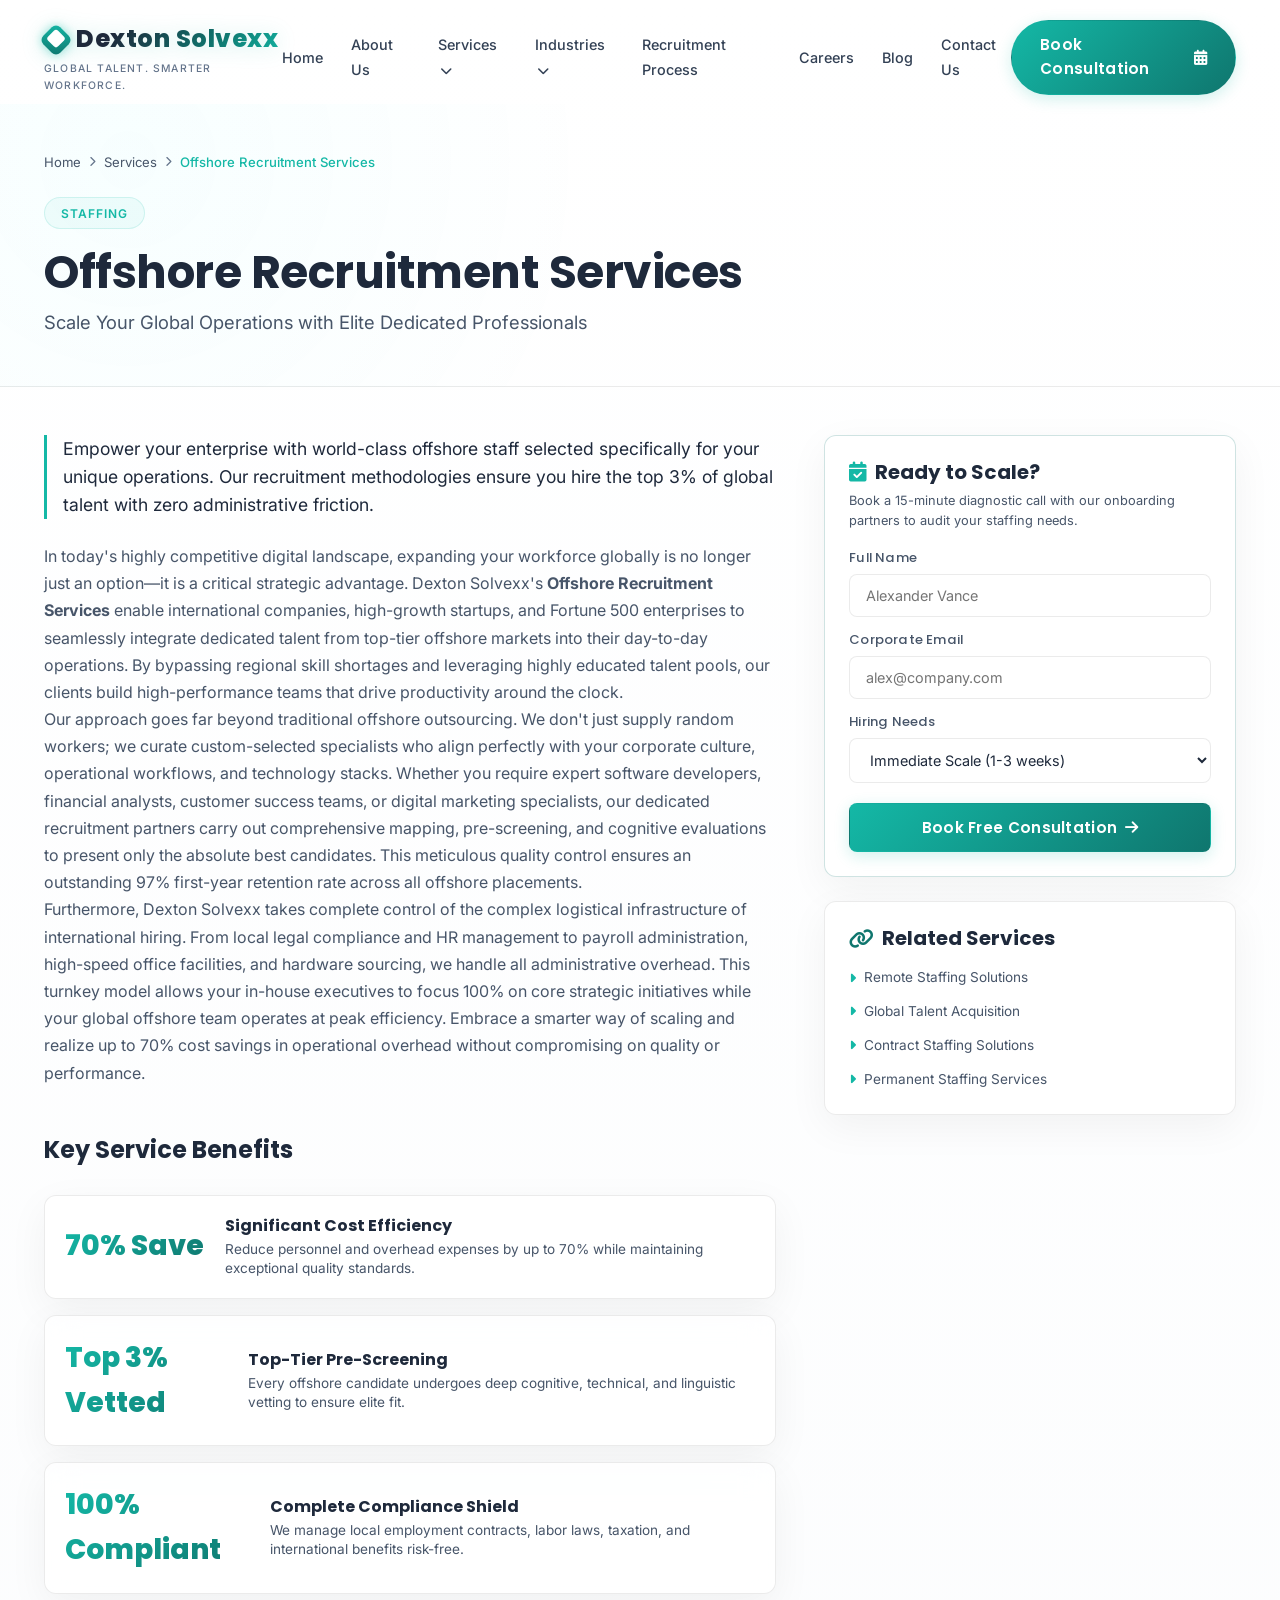
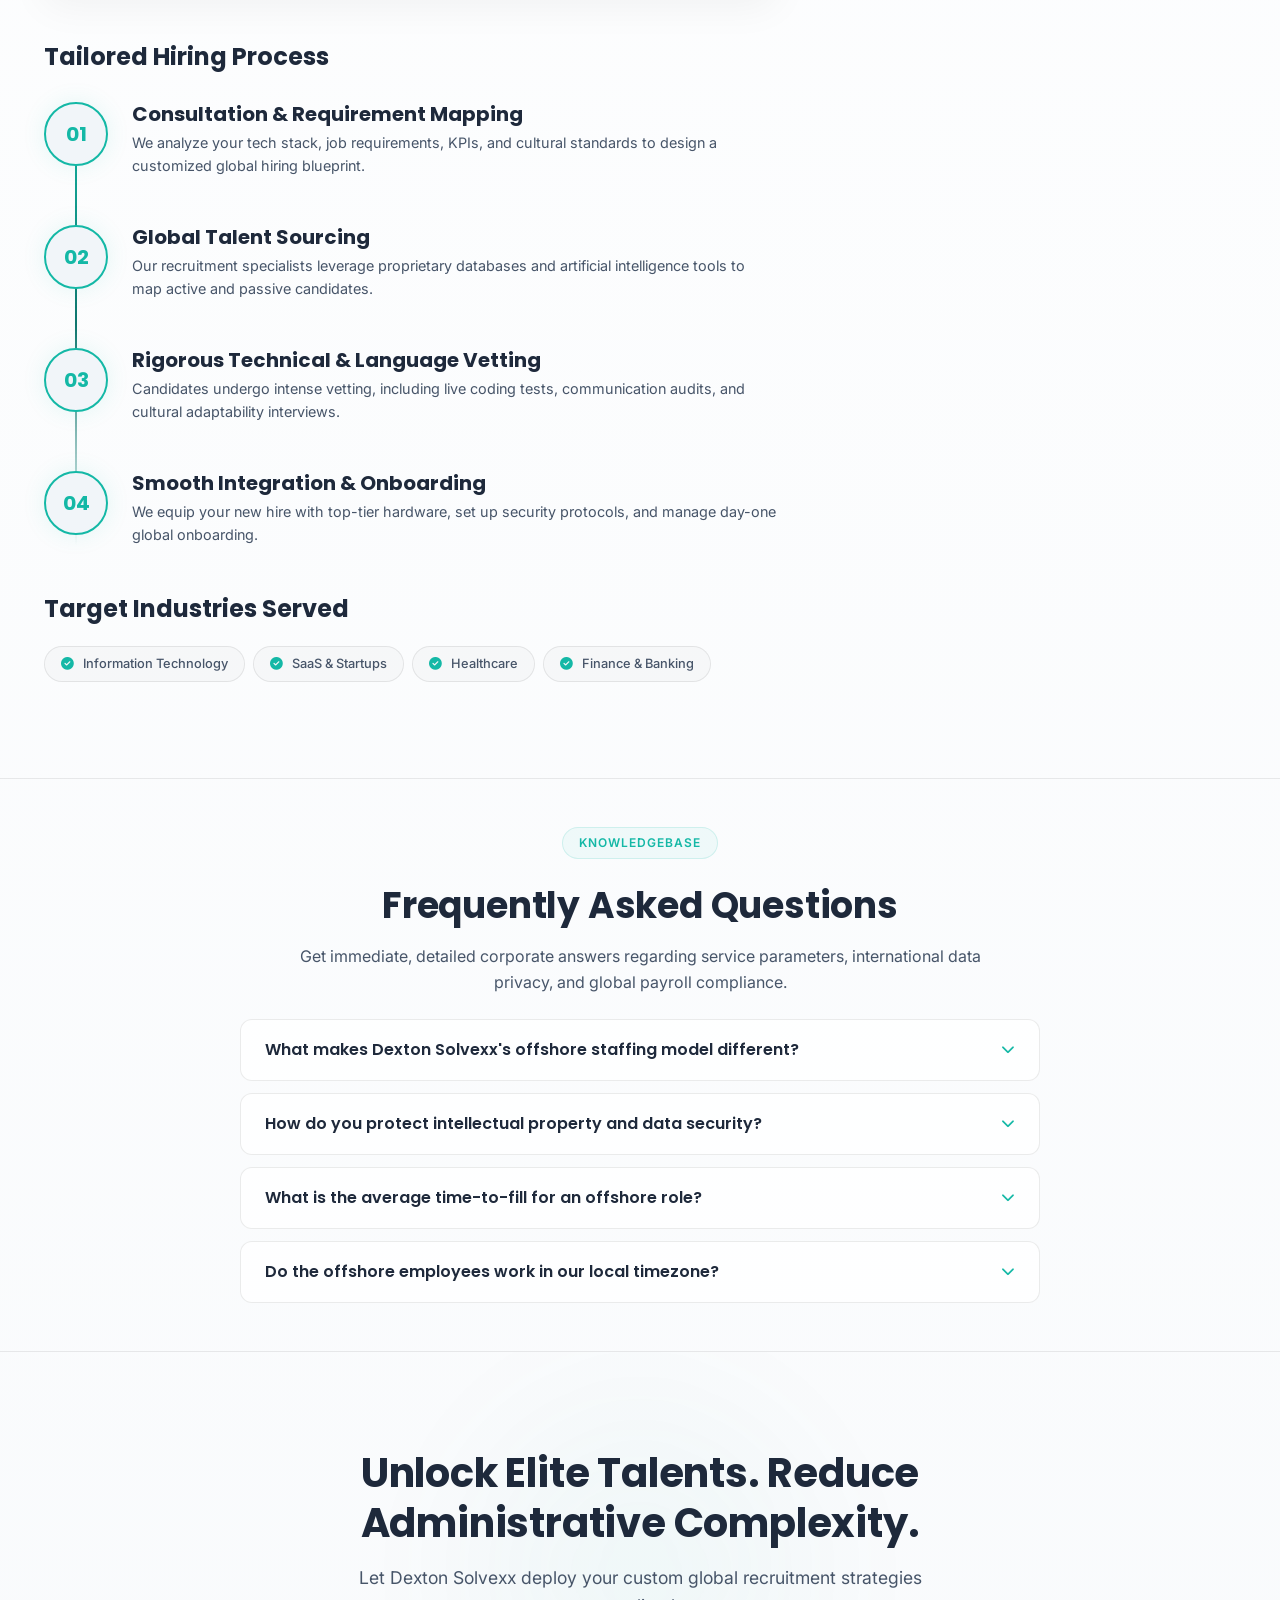
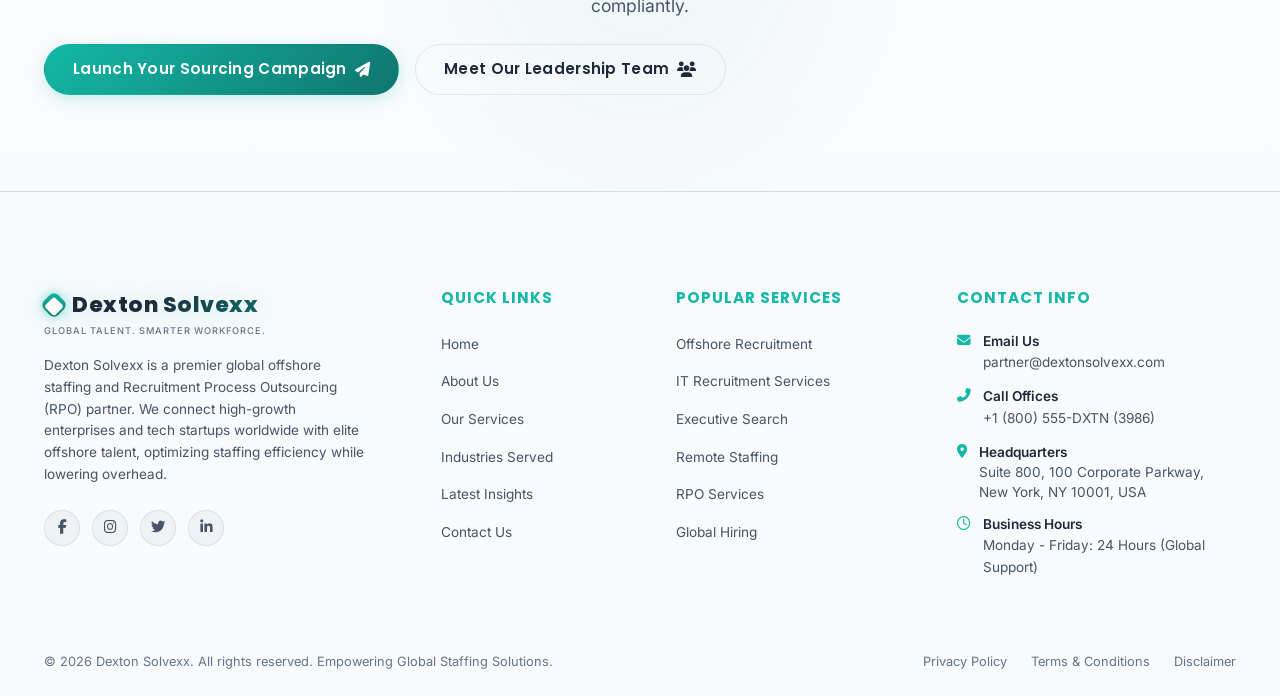
<file: service-detail.html>
<!DOCTYPE html>
<html lang="en">
<head>
  <meta charset="UTF-8">
  <meta name="viewport" content="width=device-width, initial-scale=1.0">
  <meta name="robots" content="index, follow">
  
  <!-- Dynamic SEO Meta Tags overridden by service-renderer.js -->
  <title>Service Details | Dexton Solvexx</title>
  <meta name="description" content="Explore professional offshore staffing, global recruitment, and custom RPO services with Dexton Solvexx.">
  
  <!-- Open Graph / Facebook -->
  <meta property="og:type" content="website">
  <meta property="og:title" content="Service Details | Dexton Solvexx">
  <meta property="og:description" content="Explore professional offshore staffing, global recruitment, and custom RPO services with Dexton Solvexx.">
  <meta property="og:image" content="assets/images/og_share_default.png">
  
  <!-- Twitter -->
  <meta name="twitter:card" content="summary_large_image">
  <meta name="twitter:title" content="Service Details | Dexton Solvexx">
  <meta name="twitter:description" content="Explore professional offshore staffing, global recruitment, and custom RPO services with Dexton Solvexx.">
  
  <!-- Google Fonts & Stylesheet -->
  <link rel="stylesheet" href="css/style.css">
  
  <!-- Font Awesome Icons -->
  <link rel="stylesheet" href="https://cdnjs.cloudflare.com/ajax/libs/font-awesome/6.4.0/css/all.min.css">
</head>
<body>

  <!-- Dynamic Header Root -->
  <div id="header-root"></div>

  <!-- Main Content Area -->
  <main style="padding-top: 6.5rem;">
    
    <!-- Hero Banner Section -->
    <section class="reveal" style="padding: var(--space-lg) 0; background: radial-gradient(circle at 10% 20%, rgba(0, 242, 254, 0.03) 0%, transparent 40%); border-bottom: 1px solid var(--border-glass);">
      <div class="container">
        <!-- Breadcrumb Navigation -->
        <nav class="breadcrumb-nav">
          <a href="index.html">Home</a>
          <i class="fas fa-chevron-right" style="font-size:0.65rem;"></i>
          <a href="services.html">Services</a>
          <i class="fas fa-chevron-right" style="font-size:0.65rem;"></i>
          <span id="breadcrumb-active" style="color:var(--accent); font-weight:500;">Service Detail</span>
        </nav>
        
        <div class="tag-badge" id="service-category-badge">Service Overview</div>
        <h1 id="service-title" style="font-size:2.85rem; margin-bottom:var(--space-xs); line-height:1.2;">Service Title</h1>
        <p id="service-subtitle" style="font-size:1.15rem; color:var(--text-secondary); max-width:800px;">Highly optimized global recruitment solution tailored for modern scaling enterprises.</p>
      </div>
    </section>

    <!-- Detailed Split Body Section -->
    <section style="padding: var(--space-lg) 0;">
      <div class="container">
        <div style="display:grid; grid-template-columns:1.6fr 0.9fr; gap:var(--space-lg); align-items:start;" id="detail-grid-container">
          
          <!-- LEFT SIDE: Detailed SEO Content -->
          <div>
            <!-- Intro Paragraph -->
            <div id="service-intro" style="font-size:1.1rem; color:var(--text-white); margin-bottom:var(--space-md); border-left:3px solid var(--accent); padding-left:var(--space-sm); line-height:1.6;">
              Introductory overview of our professional global staffing service capability.
            </div>

            <!-- Narrative Body -->
            <div id="service-narrative" style="color:var(--text-secondary); line-height:1.7; margin-bottom:var(--space-lg);">
              <!-- Dynamically populated 1200+ word detailed content goes here -->
            </div>

            <!-- Custom Benefits Grid -->
            <h3 style="margin-bottom:var(--space-md); border-bottom:1px solid rgba(255,255,255,0.05); padding-bottom:5px;">Key Service Benefits</h3>
            <div style="display:grid; grid-template-columns:1fr; gap:16px; margin-bottom:var(--space-lg);" id="service-benefits-container">
              <!-- Dynamically populated benefits cards -->
            </div>

            <!-- Tailored Recruitment Process Timeline -->
            <h3 style="margin-bottom:var(--space-md); border-bottom:1px solid rgba(255,255,255,0.05); padding-bottom:5px;">Tailored Hiring Process</h3>
            <div class="process-timeline" id="service-process-container" style="margin-bottom:var(--space-lg);">
              <!-- Dynamically populated process steps -->
            </div>
            
            <!-- Industries Served -->
            <h3 style="margin-bottom:var(--space-sm); border-bottom:1px solid rgba(255,255,255,0.05); padding-bottom:5px;">Target Industries Served</h3>
            <div style="display:flex; flex-wrap:wrap; gap:8px; margin-bottom:var(--space-lg);" id="service-industries-container">
              <!-- Dynamically populated tags -->
            </div>
          </div>

          <!-- RIGHT SIDE: Lead Forms & Related Services Sidebar -->
          <div style="position:-webkit-sticky; position:sticky; top:8.5rem; display:flex; flex-direction:column; gap:var(--space-md);" id="sidebar-container">
            <!-- Glassmorphic Lead Capture Form -->
            <div class="glass-card" style="padding:var(--space-md); border-color:var(--border-glass-glow);">
              <h4 style="margin-bottom:6px; display:flex; align-items:center; gap:8px;">
                <i class="fas fa-calendar-check" style="color:var(--accent);"></i>
                Ready to Scale?
              </h4>
              <p style="font-size:0.8rem; margin-bottom:var(--space-sm);">Book a 15-minute diagnostic call with our onboarding partners to audit your staffing needs.</p>
              
              <form class="contact-inquiry-form" style="display:flex; flex-direction:column; gap:12px;">
                <div class="form-group" style="margin-bottom:0;">
                  <label class="form-label">Full Name</label>
                  <input type="text" class="form-input" name="name" required placeholder="Alexander Vance">
                </div>
                <div class="form-group" style="margin-bottom:0;">
                  <label class="form-label">Corporate Email</label>
                  <input type="email" class="form-input" name="email" required placeholder="alex@company.com">
                </div>
                <div class="form-group" style="margin-bottom:0;">
                  <label class="form-label">Hiring Needs</label>
                  <select class="form-select" name="needs">
                    <option value="immediate">Immediate Scale (1-3 weeks)</option>
                    <option value="planning">Planning Expansion (1-3 months)</option>
                    <option value="consultation">Consulting / Market Vetting</option>
                  </select>
                </div>
                <button type="submit" class="btn btn-primary" style="width:100%; border-radius:8px; margin-top:8px;">
                  <span>Book Free Consultation</span>
                  <i class="fas fa-arrow-right"></i>
                </button>
              </form>
            </div>

            <!-- Related Services Sidebar Links -->
            <div class="glass-card" style="padding:var(--space-md);">
              <h4 style="margin-bottom:var(--space-sm); display:flex; align-items:center; gap:8px;">
                <i class="fas fa-link" style="color:var(--primary);"></i>
                Related Services
              </h4>
              <ul class="footer-list" id="related-services-list">
                <!-- Dynamically populated links -->
              </ul>
            </div>
          </div>

        </div>
      </div>
    </section>

    <!-- FAQ Accordion Section -->
    <section style="padding: var(--space-lg) 0; background:rgba(255,255,255,0.01); border-top:1px solid var(--border-glass); border-bottom:1px solid var(--border-glass);">
      <div class="container">
        <div class="section-header" style="margin-bottom:var(--space-md);">
          <div class="tag-badge">Knowledgebase</div>
          <h2>Frequently Asked Questions</h2>
          <p>Get immediate, detailed corporate answers regarding service parameters, international data privacy, and global payroll compliance.</p>
        </div>
        
        <div class="faq-accordion" id="service-faq-container">
          <!-- Dynamically populated FAQ accordions -->
        </div>
      </div>
    </section>

    <!-- Global CTA Banner -->
    <section class="reveal" style="padding: var(--space-xl) 0; text-align:center; position:relative; overflow:hidden;">
      <div class="glow-bg-radial" style="top:50%; left:50%; transform:translate(-50%, -50%); width:500px; height:500px;"></div>
      <div class="container">
        <h2 style="font-size:2.5rem; margin-bottom:var(--space-sm); max-width:800px; margin-left:auto; margin-right:auto;">Unlock Elite Talents. Reduce Administrative Complexity.</h2>
        <p style="font-size:1.1rem; max-width:600px; margin:0 auto var(--space-md);">Let Dexton Solvexx deploy your custom global recruitment strategies compliantly.</p>
        <div class="hero-btn-group">
          <a href="contact.html" class="btn btn-primary">
            <span>Launch Your Sourcing Campaign</span>
            <i class="fas fa-paper-plane"></i>
          </a>
          <a href="about.html" class="btn btn-secondary">
            <span>Meet Our Leadership Team</span>
            <i class="fas fa-users"></i>
          </a>
        </div>
      </div>
    </section>

  </main>

  <!-- Dynamic Footer Root -->
  <div id="footer-root"></div>

  <!-- Load Data Stores & Scripts -->
  <script src="js/services-data.js"></script>
  <script src="js/main.js"></script>
  <script src="js/service-renderer.js"></script>
</body>
</html>
</file>
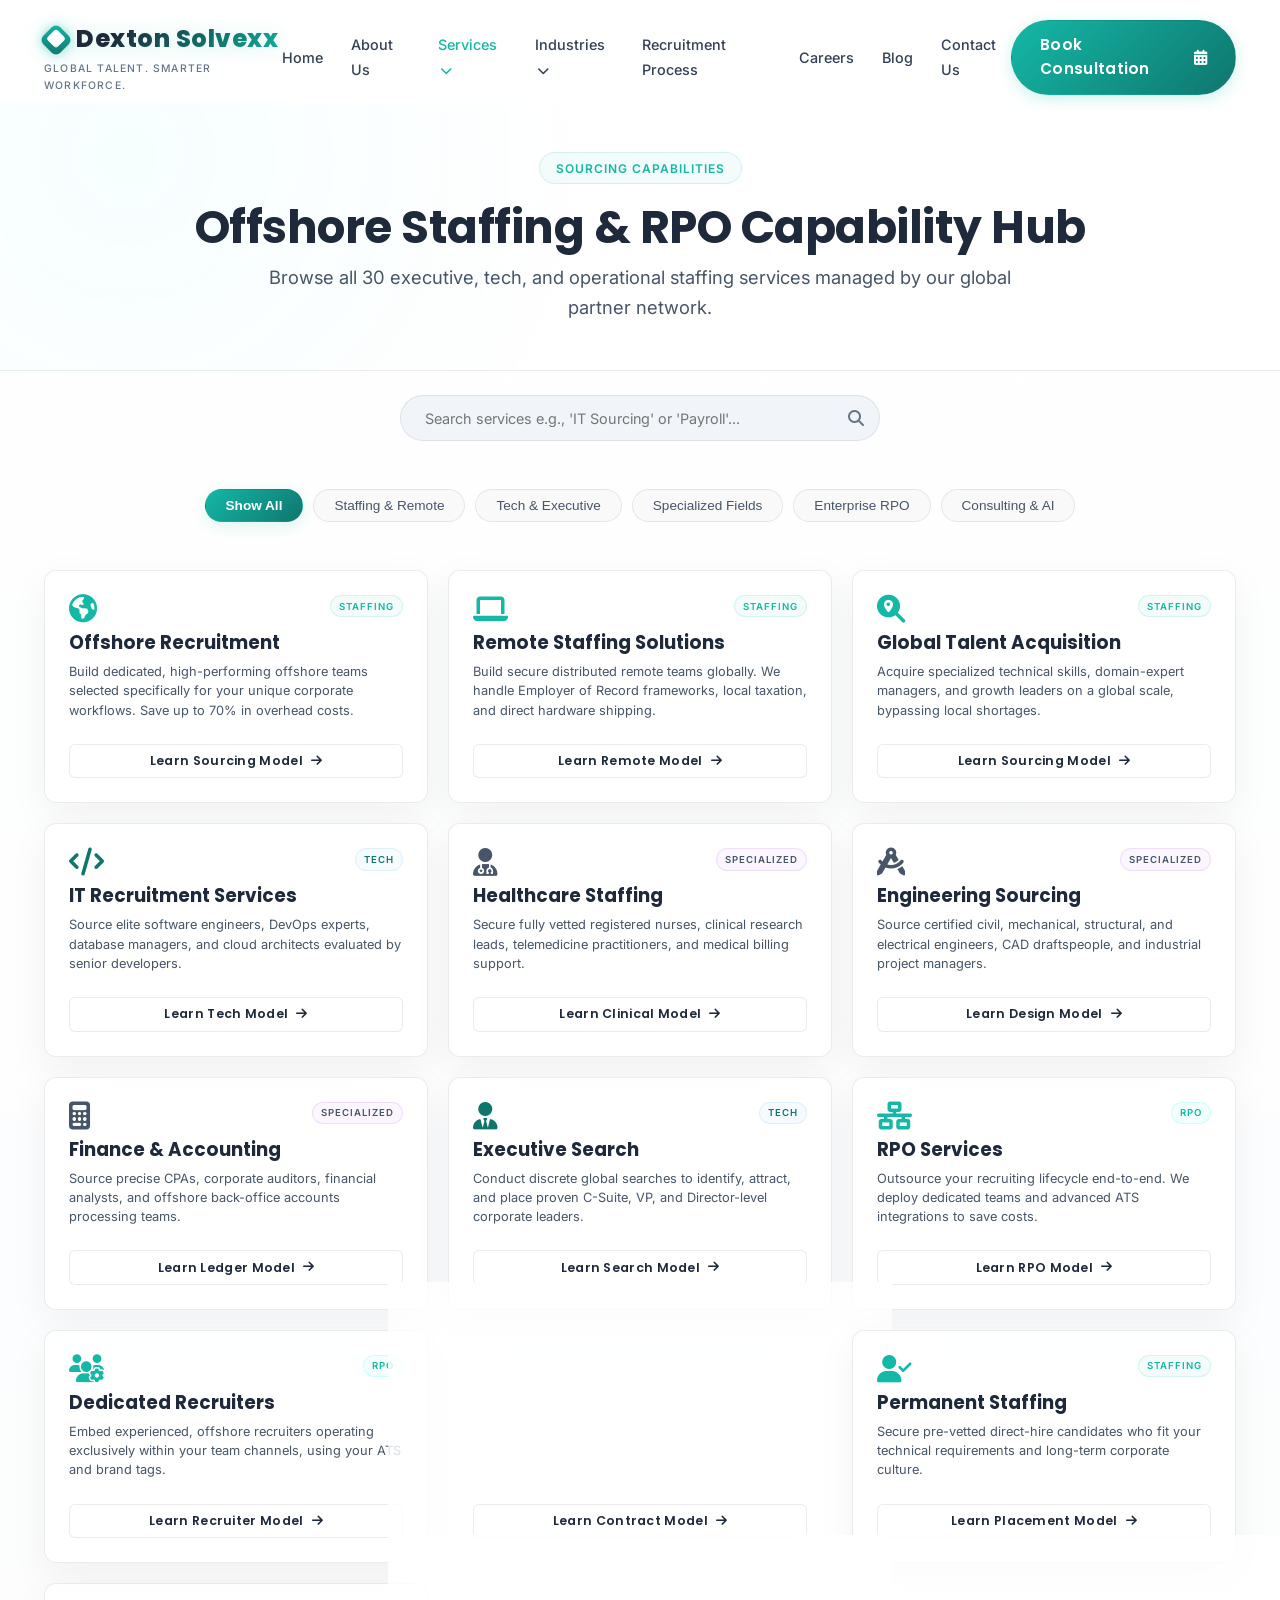
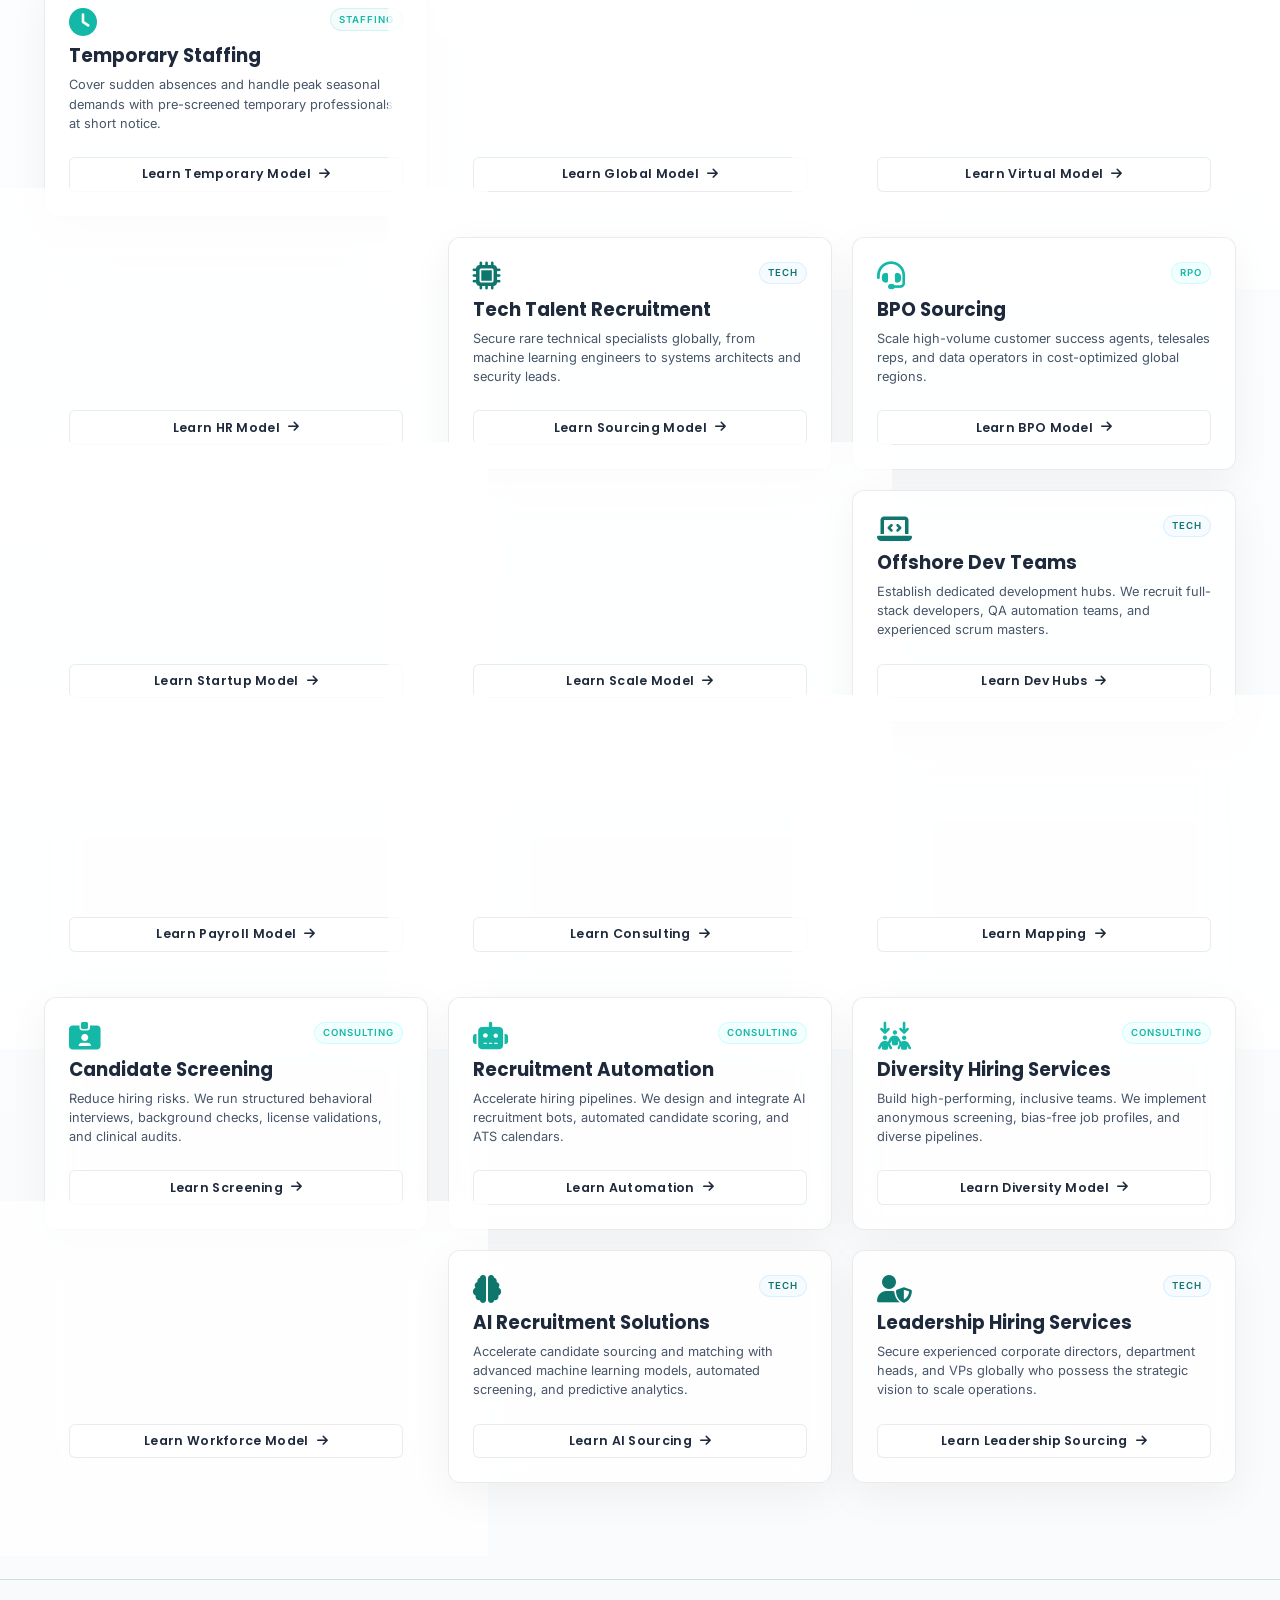
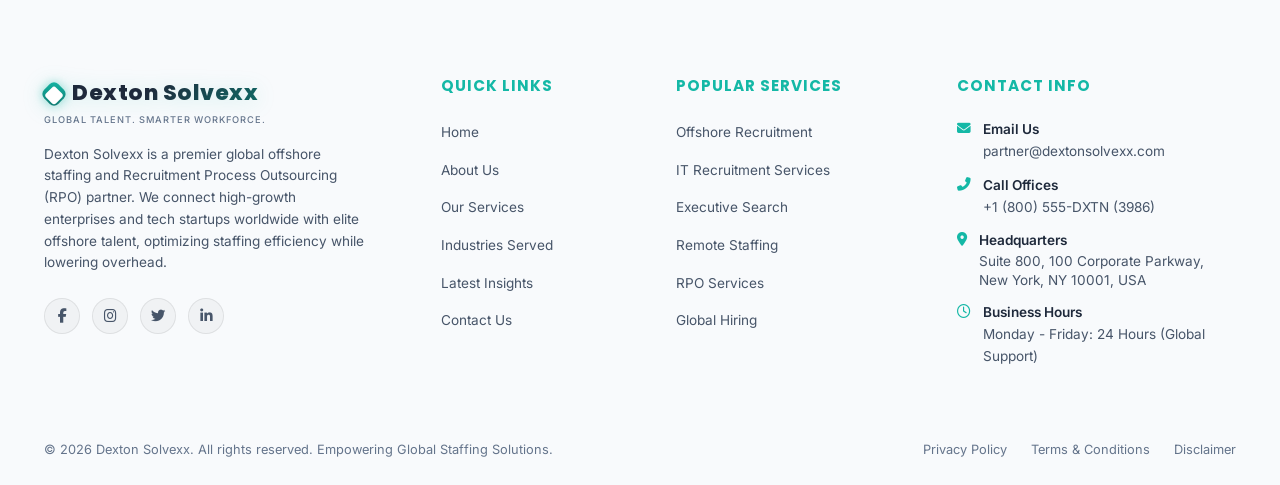
<file: services.html>
<!DOCTYPE html>
<html lang="en">
<head>
  <meta charset="UTF-8">
  <meta name="viewport" content="width=device-width, initial-scale=1.0">
  <meta name="robots" content="index, follow">
  
  <!-- SEO Optimization Meta Tags -->
  <title>Global Staffing & Offshore Recruitment Services Hub | Dexton Solvexx</title>
  <meta name="description" content="Explore 30 premium offshore staffing, executive search, and recruitment automation capabilities. Optimize your global talent acquisition compliantly.">
  <link rel="canonical" href="https://dextonsolvexx.com/services.html">
  
  <!-- Stylesheets -->
  <link rel="stylesheet" href="css/style.css">
  
  <!-- Font Awesome Icons -->
  <link rel="stylesheet" href="https://cdnjs.cloudflare.com/ajax/libs/font-awesome/6.4.0/css/all.min.css">
</head>
<body>

  <!-- Dynamic Header Root -->
  <div id="header-root"></div>

  <!-- Main Content Area -->
  <main style="padding-top: 6.5rem;">
    
    <!-- Hero Banner Section -->
    <section class="reveal" style="padding: var(--space-lg) 0; background: radial-gradient(circle at 10% 20%, rgba(0, 242, 254, 0.03) 0%, transparent 40%); border-bottom: 1px solid var(--border-glass);">
      <div class="container" style="text-align:center;">
        <div class="tag-badge">Sourcing Capabilities</div>
        <h1 style="font-size:2.85rem; margin-bottom:var(--space-xs); line-height:1.2;">Offshore Staffing & RPO Capability Hub</h1>
        <p style="font-size:1.15rem; color:var(--text-secondary); max-width:800px; margin:0 auto;">Browse all 30 executive, tech, and operational staffing services managed by our global partner network.</p>
      </div>
    </section>

    <!-- Interactive Filtering & Search Center -->
    <section style="padding: var(--space-md) 0 var(--space-xl);">
      <div class="container">
        
        <!-- Live Keyword Search Bar -->
        <div class="search-container reveal">
          <input type="text" class="search-input" id="services-search-input" placeholder="Search services e.g., 'IT Sourcing' or 'Payroll'...">
          <i class="fas fa-search search-icon"></i>
        </div>

        <!-- Filter Category Tabs -->
        <div class="tabs-container reveal">
          <button class="tab-btn active" data-category="all">Show All</button>
          <button class="tab-btn" data-category="staffing">Staffing & Remote</button>
          <button class="tab-btn" data-category="tech">Tech & Executive</button>
          <button class="tab-btn" data-category="specialized">Specialized Fields</button>
          <button class="tab-btn" data-category="enterprise">Enterprise RPO</button>
          <button class="tab-btn" data-category="consulting">Consulting & AI</button>
        </div>

        <!-- Dynamic Services Cards Grid -->
        <div class="hub-grid reveal" id="services-hub-grid" style="grid-template-columns: repeat(3, 1fr); gap: 20px;">
          <!-- Dynamically generated card list or pre-populated markup -->
          <!-- We pre-populate all 30 HTML cards so they are completely indexable by Google crawlers even without JS execution! -->
          
          <!-- Card 1: Offshore Recruitment -->
          <div class="glass-card hub-card-item" data-category="staffing" data-title="offshore recruitment services global staffing">
            <div style="display:flex; justify-content:space-between; align-items:flex-start; margin-bottom:var(--space-xs);">
              <i class="fas fa-globe-americas" style="font-size:1.75rem; color:var(--accent);"></i>
              <span class="tag-badge" style="font-size:0.6rem; margin-bottom:0; padding:0.15rem 0.5rem;">Staffing</span>
            </div>
            <h3 style="font-size:1.15rem; margin-bottom:var(--space-xs);">Offshore Recruitment</h3>
            <p style="font-size:0.8rem; color:var(--text-secondary); line-height:1.5; margin-bottom:var(--space-md);">
              Build dedicated, high-performing offshore teams selected specifically for your unique corporate workflows. Save up to 70% in overhead costs.
            </p>
            <a href="service-detail.html?id=offshore-recruitment" class="btn btn-secondary" style="width:100%; border-radius:6px; padding:0.4rem 1rem; font-size:0.78rem;">
              <span>Learn Sourcing Model</span>
              <i class="fas fa-arrow-right"></i>
            </a>
          </div>

          <!-- Card 2: Remote Staffing -->
          <div class="glass-card hub-card-item" data-category="staffing" data-title="remote staffing solutions distributed teams">
            <div style="display:flex; justify-content:space-between; align-items:flex-start; margin-bottom:var(--space-xs);">
              <i class="fas fa-laptop" style="font-size:1.75rem; color:var(--accent);"></i>
              <span class="tag-badge" style="font-size:0.6rem; margin-bottom:0; padding:0.15rem 0.5rem;">Staffing</span>
            </div>
            <h3 style="font-size:1.15rem; margin-bottom:var(--space-xs);">Remote Staffing Solutions</h3>
            <p style="font-size:0.8rem; color:var(--text-secondary); line-height:1.5; margin-bottom:var(--space-md);">
              Build secure distributed remote teams globally. We handle Employer of Record frameworks, local taxation, and direct hardware shipping.
            </p>
            <a href="service-detail.html?id=remote-staffing" class="btn btn-secondary" style="width:100%; border-radius:6px; padding:0.4rem 1rem; font-size:0.78rem;">
              <span>Learn Remote Model</span>
              <i class="fas fa-arrow-right"></i>
            </a>
          </div>

          <!-- Card 3: Global Talent Acquisition -->
          <div class="glass-card hub-card-item" data-category="staffing" data-title="global talent acquisition niche headhunting">
            <div style="display:flex; justify-content:space-between; align-items:flex-start; margin-bottom:var(--space-xs);">
              <i class="fas fa-search-location" style="font-size:1.75rem; color:var(--accent);"></i>
              <span class="tag-badge" style="font-size:0.6rem; margin-bottom:0; padding:0.15rem 0.5rem;">Staffing</span>
            </div>
            <h3 style="font-size:1.15rem; margin-bottom:var(--space-xs);">Global Talent Acquisition</h3>
            <p style="font-size:0.8rem; color:var(--text-secondary); line-height:1.5; margin-bottom:var(--space-md);">
              Acquire specialized technical skills, domain-expert managers, and growth leaders on a global scale, bypassing local shortages.
            </p>
            <a href="service-detail.html?id=global-talent" class="btn btn-secondary" style="width:100%; border-radius:6px; padding:0.4rem 1rem; font-size:0.78rem;">
              <span>Learn Sourcing Model</span>
              <i class="fas fa-arrow-right"></i>
            </a>
          </div>

          <!-- Card 4: IT Recruitment -->
          <div class="glass-card hub-card-item" data-category="tech" data-title="it recruitment services software engineers developers">
            <div style="display:flex; justify-content:space-between; align-items:flex-start; margin-bottom:var(--space-xs);">
              <i class="fas fa-code" style="font-size:1.75rem; color:var(--primary);"></i>
              <span class="tag-badge" style="font-size:0.6rem; margin-bottom:0; padding:0.15rem 0.5rem; background:rgba(79, 172, 254, 0.05); border-color:rgba(79, 172, 254, 0.15); color:var(--primary);">Tech</span>
            </div>
            <h3 style="font-size:1.15rem; margin-bottom:var(--space-xs);">IT Recruitment Services</h3>
            <p style="font-size:0.8rem; color:var(--text-secondary); line-height:1.5; margin-bottom:var(--space-md);">
              Source elite software engineers, DevOps experts, database managers, and cloud architects evaluated by senior developers.
            </p>
            <a href="service-detail.html?id=it-recruitment" class="btn btn-secondary" style="width:100%; border-radius:6px; padding:0.4rem 1rem; font-size:0.78rem;">
              <span>Learn Tech Model</span>
              <i class="fas fa-arrow-right"></i>
            </a>
          </div>

          <!-- Card 5: Healthcare Staffing -->
          <div class="glass-card hub-card-item" data-category="specialized" data-title="healthcare staffing medical nurses clinical">
            <div style="display:flex; justify-content:space-between; align-items:flex-start; margin-bottom:var(--space-xs);">
              <i class="fas fa-user-md" style="font-size:1.75rem; color:var(--accent-purple);"></i>
              <span class="tag-badge" style="font-size:0.6rem; margin-bottom:0; padding:0.15rem 0.5rem; background:rgba(168, 85, 247, 0.05); border-color:rgba(168, 85, 247, 0.15); color:var(--accent-purple);">Specialized</span>
            </div>
            <h3 style="font-size:1.15rem; margin-bottom:var(--space-xs);">Healthcare Staffing</h3>
            <p style="font-size:0.8rem; color:var(--text-secondary); line-height:1.5; margin-bottom:var(--space-md);">
              Secure fully vetted registered nurses, clinical research leads, telemedicine practitioners, and medical billing support.
            </p>
            <a href="service-detail.html?id=healthcare-staffing" class="btn btn-secondary" style="width:100%; border-radius:6px; padding:0.4rem 1rem; font-size:0.78rem;">
              <span>Learn Clinical Model</span>
              <i class="fas fa-arrow-right"></i>
            </a>
          </div>

          <!-- Card 6: Engineering Staffing -->
          <div class="glass-card hub-card-item" data-category="specialized" data-title="engineering recruitment civil mechanical structural">
            <div style="display:flex; justify-content:space-between; align-items:flex-start; margin-bottom:var(--space-xs);">
              <i class="fas fa-drafting-compass" style="font-size:1.75rem; color:var(--accent-purple);"></i>
              <span class="tag-badge" style="font-size:0.6rem; margin-bottom:0; padding:0.15rem 0.5rem; background:rgba(168, 85, 247, 0.05); border-color:rgba(168, 85, 247, 0.15); color:var(--accent-purple);">Specialized</span>
            </div>
            <h3 style="font-size:1.15rem; margin-bottom:var(--space-xs);">Engineering Sourcing</h3>
            <p style="font-size:0.8rem; color:var(--text-secondary); line-height:1.5; margin-bottom:var(--space-md);">
              Source certified civil, mechanical, structural, and electrical engineers, CAD draftspeople, and industrial project managers.
            </p>
            <a href="service-detail.html?id=engineering-recruitment" class="btn btn-secondary" style="width:100%; border-radius:6px; padding:0.4rem 1rem; font-size:0.78rem;">
              <span>Learn Design Model</span>
              <i class="fas fa-arrow-right"></i>
            </a>
          </div>

          <!-- Card 7: Finance & Accounting -->
          <div class="glass-card hub-card-item" data-category="specialized" data-title="finance accounting recruitment bookkeeping cpa">
            <div style="display:flex; justify-content:space-between; align-items:flex-start; margin-bottom:var(--space-xs);">
              <i class="fas fa-calculator" style="font-size:1.75rem; color:var(--accent-purple);"></i>
              <span class="tag-badge" style="font-size:0.6rem; margin-bottom:0; padding:0.15rem 0.5rem; background:rgba(168, 85, 247, 0.05); border-color:rgba(168, 85, 247, 0.15); color:var(--accent-purple);">Specialized</span>
            </div>
            <h3 style="font-size:1.15rem; margin-bottom:var(--space-xs);">Finance & Accounting</h3>
            <p style="font-size:0.8rem; color:var(--text-secondary); line-height:1.5; margin-bottom:var(--space-md);">
              Source precise CPAs, corporate auditors, financial analysts, and offshore back-office accounts processing teams.
            </p>
            <a href="service-detail.html?id=finance-recruitment" class="btn btn-secondary" style="width:100%; border-radius:6px; padding:0.4rem 1rem; font-size:0.78rem;">
              <span>Learn Ledger Model</span>
              <i class="fas fa-arrow-right"></i>
            </a>
          </div>

          <!-- Card 8: Executive Search -->
          <div class="glass-card hub-card-item" data-category="tech" data-title="executive search recruitment c-suite leadership">
            <div style="display:flex; justify-content:space-between; align-items:flex-start; margin-bottom:var(--space-xs);">
              <i class="fas fa-user-tie" style="font-size:1.75rem; color:var(--primary);"></i>
              <span class="tag-badge" style="font-size:0.6rem; margin-bottom:0; padding:0.15rem 0.5rem; background:rgba(79, 172, 254, 0.05); border-color:rgba(79, 172, 254, 0.15); color:var(--primary);">Tech</span>
            </div>
            <h3 style="font-size:1.15rem; margin-bottom:var(--space-xs);">Executive Search</h3>
            <p style="font-size:0.8rem; color:var(--text-secondary); line-height:1.5; margin-bottom:var(--space-md);">
              Conduct discrete global searches to identify, attract, and place proven C-Suite, VP, and Director-level corporate leaders.
            </p>
            <a href="service-detail.html?id=executive-search" class="btn btn-secondary" style="width:100%; border-radius:6px; padding:0.4rem 1rem; font-size:0.78rem;">
              <span>Learn Search Model</span>
              <i class="fas fa-arrow-right"></i>
            </a>
          </div>

          <!-- Card 9: RPO Services -->
          <div class="glass-card hub-card-item" data-category="enterprise" data-title="recruitment process outsourcing rpo services">
            <div style="display:flex; justify-content:space-between; align-items:flex-start; margin-bottom:var(--space-xs);">
              <i class="fas fa-network-wired" style="font-size:1.75rem; color:var(--accent);"></i>
              <span class="tag-badge" style="font-size:0.6rem; margin-bottom:0; padding:0.15rem 0.5rem; background:rgba(0, 242, 254, 0.05); border-color:rgba(0, 242, 254, 0.15); color:var(--accent);">RPO</span>
            </div>
            <h3 style="font-size:1.15rem; margin-bottom:var(--space-xs);">RPO Services</h3>
            <p style="font-size:0.8rem; color:var(--text-secondary); line-height:1.5; margin-bottom:var(--space-md);">
              Outsource your recruiting lifecycle end-to-end. We deploy dedicated teams and advanced ATS integrations to save costs.
            </p>
            <a href="service-detail.html?id=rpo-services" class="btn btn-secondary" style="width:100%; border-radius:6px; padding:0.4rem 1rem; font-size:0.78rem;">
              <span>Learn RPO Model</span>
              <i class="fas fa-arrow-right"></i>
            </a>
          </div>

          <!-- Card 10: Dedicated Recruiter -->
          <div class="glass-card hub-card-item" data-category="enterprise" data-title="dedicated recruiter services offshore sourcers">
            <div style="display:flex; justify-content:space-between; align-items:flex-start; margin-bottom:var(--space-xs);">
              <i class="fas fa-users-cog" style="font-size:1.75rem; color:var(--accent);"></i>
              <span class="tag-badge" style="font-size:0.6rem; margin-bottom:0; padding:0.15rem 0.5rem; background:rgba(0, 242, 254, 0.05); border-color:rgba(0, 242, 254, 0.15); color:var(--accent);">RPO</span>
            </div>
            <h3 style="font-size:1.15rem; margin-bottom:var(--space-xs);">Dedicated Recruiters</h3>
            <p style="font-size:0.8rem; color:var(--text-secondary); line-height:1.5; margin-bottom:var(--space-md);">
              Embed experienced, offshore recruiters operating exclusively within your team channels, using your ATS and brand tags.
            </p>
            <a href="service-detail.html?id=dedicated-recruiter" class="btn btn-secondary" style="width:100%; border-radius:6px; padding:0.4rem 1rem; font-size:0.78rem;">
              <span>Learn Recruiter Model</span>
              <i class="fas fa-arrow-right"></i>
            </a>
          </div>

          <!-- Card 11: Contract Staffing -->
          <div class="glass-card hub-card-item" data-category="staffing" data-title="contract staffing solutions flexible contractors">
            <div style="display:flex; justify-content:space-between; align-items:flex-start; margin-bottom:var(--space-xs);">
              <i class="fas fa-file-contract" style="font-size:1.75rem; color:var(--accent);"></i>
              <span class="tag-badge" style="font-size:0.6rem; margin-bottom:0; padding:0.15rem 0.5rem;">Staffing</span>
            </div>
            <h3 style="font-size:1.15rem; margin-bottom:var(--space-xs);">Contract Staffing</h3>
            <p style="font-size:0.8rem; color:var(--text-secondary); line-height:1.5; margin-bottom:var(--space-md);">
              Secure agile contract specialists for targeted project phases without long-term commitments or administrative liabilities.
            </p>
            <a href="service-detail.html?id=contract-staffing" class="btn btn-secondary" style="width:100%; border-radius:6px; padding:0.4rem 1rem; font-size:0.78rem;">
              <span>Learn Contract Model</span>
              <i class="fas fa-arrow-right"></i>
            </a>
          </div>

          <!-- Card 12: Permanent Staffing -->
          <div class="glass-card hub-card-item" data-category="staffing" data-title="permanent staffing services direct hire">
            <div style="display:flex; justify-content:space-between; align-items:flex-start; margin-bottom:var(--space-xs);">
              <i class="fas fa-user-check" style="font-size:1.75rem; color:var(--accent);"></i>
              <span class="tag-badge" style="font-size:0.6rem; margin-bottom:0; padding:0.15rem 0.5rem;">Staffing</span>
            </div>
            <h3 style="font-size:1.15rem; margin-bottom:var(--space-xs);">Permanent Staffing</h3>
            <p style="font-size:0.8rem; color:var(--text-secondary); line-height:1.5; margin-bottom:var(--space-md);">
              Secure pre-vetted direct-hire candidates who fit your technical requirements and long-term corporate culture.
            </p>
            <a href="service-detail.html?id=permanent-staffing" class="btn btn-secondary" style="width:100%; border-radius:6px; padding:0.4rem 1rem; font-size:0.78rem;">
              <span>Learn Placement Model</span>
              <i class="fas fa-arrow-right"></i>
            </a>
          </div>

          <!-- Card 13: Temporary Staffing -->
          <div class="glass-card hub-card-item" data-category="staffing" data-title="temporary staffing solutions seasonal workloads">
            <div style="display:flex; justify-content:space-between; align-items:flex-start; margin-bottom:var(--space-xs);">
              <i class="fas fa-clock" style="font-size:1.75rem; color:var(--accent);"></i>
              <span class="tag-badge" style="font-size:0.6rem; margin-bottom:0; padding:0.15rem 0.5rem;">Staffing</span>
            </div>
            <h3 style="font-size:1.15rem; margin-bottom:var(--space-xs);">Temporary Staffing</h3>
            <p style="font-size:0.8rem; color:var(--text-secondary); line-height:1.5; margin-bottom:var(--space-md);">
              Cover sudden absences and handle peak seasonal demands with pre-screened temporary professionals at short notice.
            </p>
            <a href="service-detail.html?id=temporary-staffing" class="btn btn-secondary" style="width:100%; border-radius:6px; padding:0.4rem 1rem; font-size:0.78rem;">
              <span>Learn Temporary Model</span>
              <i class="fas fa-arrow-right"></i>
            </a>
          </div>

          <!-- Card 14: International Hiring -->
          <div class="glass-card hub-card-item" data-category="staffing" data-title="international hiring services global compliance eor">
            <div style="display:flex; justify-content:space-between; align-items:flex-start; margin-bottom:var(--space-xs);">
              <i class="fas fa-globe" style="font-size:1.75rem; color:var(--accent);"></i>
              <span class="tag-badge" style="font-size:0.6rem; margin-bottom:0; padding:0.15rem 0.5rem;">Staffing</span>
            </div>
            <h3 style="font-size:1.15rem; margin-bottom:var(--space-xs);">International Hiring</h3>
            <p style="font-size:0.8rem; color:var(--text-secondary); line-height:1.5; margin-bottom:var(--space-md);">
              Employ international talent legally without setting up local entities. We manage global labor codes and compliance.
            </p>
            <a href="service-detail.html?id=international-hiring" class="btn btn-secondary" style="width:100%; border-radius:6px; padding:0.4rem 1rem; font-size:0.78rem;">
              <span>Learn Global Model</span>
              <i class="fas fa-arrow-right"></i>
            </a>
          </div>

          <!-- Card 15: Virtual Employee Solutions -->
          <div class="glass-card hub-card-item" data-category="staffing" data-title="virtual employee solutions dedicated remote staff">
            <div style="display:flex; justify-content:space-between; align-items:flex-start; margin-bottom:var(--space-xs);">
              <i class="fas fa-user-clock" style="font-size:1.75rem; color:var(--accent);"></i>
              <span class="tag-badge" style="font-size:0.6rem; margin-bottom:0; padding:0.15rem 0.5rem;">Staffing</span>
            </div>
            <h3 style="font-size:1.15rem; margin-bottom:var(--space-xs);">Virtual Employees</h3>
            <p style="font-size:0.8rem; color:var(--text-secondary); line-height:1.5; margin-bottom:var(--space-md);">
              Embed dedicated remote professionals operating from our secure global offices. We provide high-performance tech hardware.
            </p>
            <a href="service-detail.html?id=virtual-employee" class="btn btn-secondary" style="width:100%; border-radius:6px; padding:0.4rem 1rem; font-size:0.78rem;">
              <span>Learn Virtual Model</span>
              <i class="fas fa-arrow-right"></i>
            </a>
          </div>

          <!-- Card 16: HR Outsourcing -->
          <div class="glass-card hub-card-item" data-category="enterprise" data-title="hr outsourcing services administration payroll">
            <div style="display:flex; justify-content:space-between; align-items:flex-start; margin-bottom:var(--space-xs);">
              <i class="fas fa-paste" style="font-size:1.75rem; color:var(--accent);"></i>
              <span class="tag-badge" style="font-size:0.6rem; margin-bottom:0; padding:0.15rem 0.5rem; background:rgba(0, 242, 254, 0.05); border-color:rgba(0, 242, 254, 0.15); color:var(--accent);">RPO</span>
            </div>
            <h3 style="font-size:1.15rem; margin-bottom:var(--space-xs);">HR Outsourcing</h3>
            <p style="font-size:0.8rem; color:var(--text-secondary); line-height:1.5; margin-bottom:var(--space-md);">
              Optimize international HR operations. We handle compliant onboarding, local employee relations, payroll, and benefits.
            </p>
            <a href="service-detail.html?id=hr-outsourcing" class="btn btn-secondary" style="width:100%; border-radius:6px; padding:0.4rem 1rem; font-size:0.78rem;">
              <span>Learn HR Model</span>
              <i class="fas fa-arrow-right"></i>
            </a>
          </div>

          <!-- Card 17: Tech Talent Recruitment -->
          <div class="glass-card hub-card-item" data-category="tech" data-title="tech talent recruitment niche software systems">
            <div style="display:flex; justify-content:space-between; align-items:flex-start; margin-bottom:var(--space-xs);">
              <i class="fas fa-microchip" style="font-size:1.75rem; color:var(--primary);"></i>
              <span class="tag-badge" style="font-size:0.6rem; margin-bottom:0; padding:0.15rem 0.5rem; background:rgba(79, 172, 254, 0.05); border-color:rgba(79, 172, 254, 0.15); color:var(--primary);">Tech</span>
            </div>
            <h3 style="font-size:1.15rem; margin-bottom:var(--space-xs);">Tech Talent Recruitment</h3>
            <p style="font-size:0.8rem; color:var(--text-secondary); line-height:1.5; margin-bottom:var(--space-md);">
              Secure rare technical specialists globally, from machine learning engineers to systems architects and security leads.
            </p>
            <a href="service-detail.html?id=tech-talent" class="btn btn-secondary" style="width:100%; border-radius:6px; padding:0.4rem 1rem; font-size:0.78rem;">
              <span>Learn Sourcing Model</span>
              <i class="fas fa-arrow-right"></i>
            </a>
          </div>

          <!-- Card 18: BPO Recruitment -->
          <div class="glass-card hub-card-item" data-category="enterprise" data-title="bpo recruitment services call center back office">
            <div style="display:flex; justify-content:space-between; align-items:flex-start; margin-bottom:var(--space-xs);">
              <i class="fas fa-headset" style="font-size:1.75rem; color:var(--accent);"></i>
              <span class="tag-badge" style="font-size:0.6rem; margin-bottom:0; padding:0.15rem 0.5rem; background:rgba(0, 242, 254, 0.05); border-color:rgba(0, 242, 254, 0.15); color:var(--accent);">RPO</span>
            </div>
            <h3 style="font-size:1.15rem; margin-bottom:var(--space-xs);">BPO Sourcing</h3>
            <p style="font-size:0.8rem; color:var(--text-secondary); line-height:1.5; margin-bottom:var(--space-md);">
              Scale high-volume customer success agents, telesales reps, and data operators in cost-optimized global regions.
            </p>
            <a href="service-detail.html?id=bpo-recruitment" class="btn btn-secondary" style="width:100%; border-radius:6px; padding:0.4rem 1rem; font-size:0.78rem;">
              <span>Learn BPO Model</span>
              <i class="fas fa-arrow-right"></i>
            </a>
          </div>

          <!-- Card 19: Startup Hiring Solutions -->
          <div class="glass-card hub-card-item" data-category="enterprise" data-title="startup hiring solutions scaling products">
            <div style="display:flex; justify-content:space-between; align-items:flex-start; margin-bottom:var(--space-xs);">
              <i class="fas fa-rocket" style="font-size:1.75rem; color:var(--accent);"></i>
              <span class="tag-badge" style="font-size:0.6rem; margin-bottom:0; padding:0.15rem 0.5rem; background:rgba(0, 242, 254, 0.05); border-color:rgba(0, 242, 254, 0.15); color:var(--accent);">RPO</span>
            </div>
            <h3 style="font-size:1.15rem; margin-bottom:var(--space-xs);">Startup Hiring Solutions</h3>
            <p style="font-size:0.8rem; color:var(--text-secondary); line-height:1.5; margin-bottom:var(--space-md);">
              Fuel your growth with agile, product-focused remote software engineers, UI/UX designers, and growth marketers.
            </p>
            <a href="service-detail.html?id=startup-hiring" class="btn btn-secondary" style="width:100%; border-radius:6px; padding:0.4rem 1rem; font-size:0.78rem;">
              <span>Learn Startup Model</span>
              <i class="fas fa-arrow-right"></i>
            </a>
          </div>

          <!-- Card 20: Enterprise Workforce Solutions -->
          <div class="glass-card hub-card-item" data-category="enterprise" data-title="enterprise workforce solutions global scaling">
            <div style="display:flex; justify-content:space-between; align-items:flex-start; margin-bottom:var(--space-xs);">
              <i class="fas fa-sitemap" style="font-size:1.75rem; color:var(--accent);"></i>
              <span class="tag-badge" style="font-size:0.6rem; margin-bottom:0; padding:0.15rem 0.5rem; background:rgba(0, 242, 254, 0.05); border-color:rgba(0, 242, 254, 0.15); color:var(--accent);">RPO</span>
            </div>
            <h3 style="font-size:1.15rem; margin-bottom:var(--space-xs);">Enterprise Workforce</h3>
            <p style="font-size:0.8rem; color:var(--text-secondary); line-height:1.5; margin-bottom:var(--space-md);">
              Scale global operations securely. We manage enterprise compliance, EOR partnerships, and secure physical office spaces.
            </p>
            <a href="service-detail.html?id=enterprise-workforce" class="btn btn-secondary" style="width:100%; border-radius:6px; padding:0.4rem 1rem; font-size:0.78rem;">
              <span>Learn Scale Model</span>
              <i class="fas fa-arrow-right"></i>
            </a>
          </div>

          <!-- Card 21: Offshore Development Team -->
          <div class="glass-card hub-card-item" data-category="tech" data-title="offshore development team hiring programmers qa">
            <div style="display:flex; justify-content:space-between; align-items:flex-start; margin-bottom:var(--space-xs);">
              <i class="fas fa-laptop-code" style="font-size:1.75rem; color:var(--primary);"></i>
              <span class="tag-badge" style="font-size:0.6rem; margin-bottom:0; padding:0.15rem 0.5rem; background:rgba(79, 172, 254, 0.05); border-color:rgba(79, 172, 254, 0.15); color:var(--primary);">Tech</span>
            </div>
            <h3 style="font-size:1.15rem; margin-bottom:var(--space-xs);">Offshore Dev Teams</h3>
            <p style="font-size:0.8rem; color:var(--text-secondary); line-height:1.5; margin-bottom:var(--space-md);">
              Establish dedicated development hubs. We recruit full-stack developers, QA automation teams, and experienced scrum masters.
            </p>
            <a href="service-detail.html?id=offshore-dev-team" class="btn btn-secondary" style="width:100%; border-radius:6px; padding:0.4rem 1rem; font-size:0.78rem;">
              <span>Learn Dev Hubs</span>
              <i class="fas fa-arrow-right"></i>
            </a>
          </div>

          <!-- Card 22: Global Payroll Support -->
          <div class="glass-card hub-card-item" data-category="specialized" data-title="global payroll support compliance taxes">
            <div style="display:flex; justify-content:space-between; align-items:flex-start; margin-bottom:var(--space-xs);">
              <i class="fas fa-money-check-alt" style="font-size:1.75rem; color:var(--accent-purple);"></i>
              <span class="tag-badge" style="font-size:0.6rem; margin-bottom:0; padding:0.15rem 0.5rem; background:rgba(168, 85, 247, 0.05); border-color:rgba(168, 85, 247, 0.15); color:var(--accent-purple);">Specialized</span>
            </div>
            <h3 style="font-size:1.15rem; margin-bottom:var(--space-xs);">Global Payroll Support</h3>
            <p style="font-size:0.8rem; color:var(--text-secondary); line-height:1.5; margin-bottom:var(--space-md);">
              Simplify global payouts. We process multi-currency payrolls, manage statutory tax withholdings, and handle local compliance.
            </p>
            <a href="service-detail.html?id=global-payroll" class="btn btn-secondary" style="width:100%; border-radius:6px; padding:0.4rem 1rem; font-size:0.78rem;">
              <span>Learn Payroll Model</span>
              <i class="fas fa-arrow-right"></i>
            </a>
          </div>

          <!-- Card 23: Recruitment Consulting -->
          <div class="glass-card hub-card-item" data-category="consulting" data-title="recruitment consulting services recruiting strategy">
            <div style="display:flex; justify-content:space-between; align-items:flex-start; margin-bottom:var(--space-xs);">
              <i class="fas fa-briefcase" style="font-size:1.75rem; color:var(--accent);"></i>
              <span class="tag-badge" style="font-size:0.6rem; margin-bottom:0; padding:0.15rem 0.5rem; background:rgba(0, 242, 254, 0.05); border-color:rgba(0, 242, 254, 0.15); color:var(--accent);">Consulting</span>
            </div>
            <h3 style="font-size:1.15rem; margin-bottom:var(--space-xs);">Recruitment Consulting</h3>
            <p style="font-size:0.8rem; color:var(--text-secondary); line-height:1.5; margin-bottom:var(--space-md);">
              Optimize internal recruiting structures. We advise on global sourcing, ATS software integration, and employer branding.
            </p>
            <a href="service-detail.html?id=recruitment-consulting" class="btn btn-secondary" style="width:100%; border-radius:6px; padding:0.4rem 1rem; font-size:0.78rem;">
              <span>Learn Consulting</span>
              <i class="fas fa-arrow-right"></i>
            </a>
          </div>

          <!-- Card 24: Talent Mapping -->
          <div class="glass-card hub-card-item" data-category="consulting" data-title="talent mapping services competitor intelligence">
            <div style="display:flex; justify-content:space-between; align-items:flex-start; margin-bottom:var(--space-xs);">
              <i class="fas fa-map-marked-alt" style="font-size:1.75rem; color:var(--accent);"></i>
              <span class="tag-badge" style="font-size:0.6rem; margin-bottom:0; padding:0.15rem 0.5rem; background:rgba(0, 242, 254, 0.05); border-color:rgba(0, 242, 254, 0.15); color:var(--accent);">Consulting</span>
            </div>
            <h3 style="font-size:1.15rem; margin-bottom:var(--space-xs);">Talent Mapping</h3>
            <p style="font-size:0.8rem; color:var(--text-secondary); line-height:1.5; margin-bottom:var(--space-md);">
              Gain deep strategic intelligence. We map competitor team structures, skill availability, and cost-optimized cost trends.
            </p>
            <a href="service-detail.html?id=talent-mapping" class="btn btn-secondary" style="width:100%; border-radius:6px; padding:0.4rem 1rem; font-size:0.78rem;">
              <span>Learn Mapping</span>
              <i class="fas fa-arrow-right"></i>
            </a>
          </div>

          <!-- Card 25: Candidate Screening -->
          <div class="glass-card hub-card-item" data-category="consulting" data-title="candidate screening services reference checks vetting">
            <div style="display:flex; justify-content:space-between; align-items:flex-start; margin-bottom:var(--space-xs);">
              <i class="fas fa-id-card-clip" style="font-size:1.75rem; color:var(--accent);"></i>
              <span class="tag-badge" style="font-size:0.6rem; margin-bottom:0; padding:0.15rem 0.5rem; background:rgba(0, 242, 254, 0.05); border-color:rgba(0, 242, 254, 0.15); color:var(--accent);">Consulting</span>
            </div>
            <h3 style="font-size:1.15rem; margin-bottom:var(--space-xs);">Candidate Screening</h3>
            <p style="font-size:0.8rem; color:var(--text-secondary); line-height:1.5; margin-bottom:var(--space-md);">
              Reduce hiring risks. We run structured behavioral interviews, background checks, license validations, and clinical audits.
            </p>
            <a href="service-detail.html?id=candidate-screening" class="btn btn-secondary" style="width:100%; border-radius:6px; padding:0.4rem 1rem; font-size:0.78rem;">
              <span>Learn Screening</span>
              <i class="fas fa-arrow-right"></i>
            </a>
          </div>

          <!-- Card 26: Recruitment Automation -->
          <div class="glass-card hub-card-item" data-category="consulting" data-title="recruitment automation solutions ai recruitment bots">
            <div style="display:flex; justify-content:space-between; align-items:flex-start; margin-bottom:var(--space-xs);">
              <i class="fas fa-robot" style="font-size:1.75rem; color:var(--accent);"></i>
              <span class="tag-badge" style="font-size:0.6rem; margin-bottom:0; padding:0.15rem 0.5rem; background:rgba(0, 242, 254, 0.05); border-color:rgba(0, 242, 254, 0.15); color:var(--accent);">Consulting</span>
            </div>
            <h3 style="font-size:1.15rem; margin-bottom:var(--space-xs);">Recruitment Automation</h3>
            <p style="font-size:0.8rem; color:var(--text-secondary); line-height:1.5; margin-bottom:var(--space-md);">
              Accelerate hiring pipelines. We design and integrate AI recruitment bots, automated candidate scoring, and ATS calendars.
            </p>
            <a href="service-detail.html?id=recruitment-automation" class="btn btn-secondary" style="width:100%; border-radius:6px; padding:0.4rem 1rem; font-size:0.78rem;">
              <span>Learn Automation</span>
              <i class="fas fa-arrow-right"></i>
            </a>
          </div>

          <!-- Card 27: Diversity Hiring -->
          <div class="glass-card hub-card-item" data-category="consulting" data-title="diversity hiring services inclusive recruitment">
            <div style="display:flex; justify-content:space-between; align-items:flex-start; margin-bottom:var(--space-xs);">
              <i class="fas fa-arrows-down-to-people" style="font-size:1.75rem; color:var(--accent);"></i>
              <span class="tag-badge" style="font-size:0.6rem; margin-bottom:0; padding:0.15rem 0.5rem; background:rgba(0, 242, 254, 0.05); border-color:rgba(0, 242, 254, 0.15); color:var(--accent);">Consulting</span>
            </div>
            <h3 style="font-size:1.15rem; margin-bottom:var(--space-xs);">Diversity Hiring Services</h3>
            <p style="font-size:0.8rem; color:var(--text-secondary); line-height:1.5; margin-bottom:var(--space-md);">
              Build high-performing, inclusive teams. We implement anonymous screening, bias-free job profiles, and diverse pipelines.
            </p>
            <a href="service-detail.html?id=diversity-hiring" class="btn btn-secondary" style="width:100%; border-radius:6px; padding:0.4rem 1rem; font-size:0.78rem;">
              <span>Learn Diversity Model</span>
              <i class="fas fa-arrow-right"></i>
            </a>
          </div>

          <!-- Card 28: Workforce Management -->
          <div class="glass-card hub-card-item" data-category="consulting" data-title="workforce management solutions time tracking scheduling">
            <div style="display:flex; justify-content:space-between; align-items:flex-start; margin-bottom:var(--space-xs);">
              <i class="fas fa-business-time" style="font-size:1.75rem; color:var(--accent);"></i>
              <span class="tag-badge" style="font-size:0.6rem; margin-bottom:0; padding:0.15rem 0.5rem; background:rgba(0, 242, 254, 0.05); border-color:rgba(0, 242, 254, 0.15); color:var(--accent);">Consulting</span>
            </div>
            <h3 style="font-size:1.15rem; margin-bottom:var(--space-xs);">Workforce Management</h3>
            <p style="font-size:0.8rem; color:var(--text-secondary); line-height:1.5; margin-bottom:var(--space-md);">
              Optimize global team productivity with advanced scheduling, compliant time tracking portals, and detailed operations audits.
            </p>
            <a href="service-detail.html?id=workforce-management" class="btn btn-secondary" style="width:100%; border-radius:6px; padding:0.4rem 1rem; font-size:0.78rem;">
              <span>Learn Workforce Model</span>
              <i class="fas fa-arrow-right"></i>
            </a>
          </div>

          <!-- Card 29: AI Recruitment Solutions -->
          <div class="glass-card hub-card-item" data-category="tech" data-title="ai recruitment solutions machine learning matching">
            <div style="display:flex; justify-content:space-between; align-items:flex-start; margin-bottom:var(--space-xs);">
              <i class="fas fa-brain" style="font-size:1.75rem; color:var(--primary);"></i>
              <span class="tag-badge" style="font-size:0.6rem; margin-bottom:0; padding:0.15rem 0.5rem; background:rgba(79, 172, 254, 0.05); border-color:rgba(79, 172, 254, 0.15); color:var(--primary);">Tech</span>
            </div>
            <h3 style="font-size:1.15rem; margin-bottom:var(--space-xs);">AI Recruitment Solutions</h3>
            <p style="font-size:0.8rem; color:var(--text-secondary); line-height:1.5; margin-bottom:var(--space-md);">
              Accelerate candidate sourcing and matching with advanced machine learning models, automated screening, and predictive analytics.
            </p>
            <a href="service-detail.html?id=ai-recruitment" class="btn btn-secondary" style="width:100%; border-radius:6px; padding:0.4rem 1rem; font-size:0.78rem;">
              <span>Learn AI Sourcing</span>
              <i class="fas fa-arrow-right"></i>
            </a>
          </div>

          <!-- Card 30: Leadership Hiring -->
          <div class="glass-card hub-card-item" data-category="tech" data-title="leadership hiring services directors headhunters">
            <div style="display:flex; justify-content:space-between; align-items:flex-start; margin-bottom:var(--space-xs);">
              <i class="fas fa-user-shield" style="font-size:1.75rem; color:var(--primary);"></i>
              <span class="tag-badge" style="font-size:0.6rem; margin-bottom:0; padding:0.15rem 0.5rem; background:rgba(79, 172, 254, 0.05); border-color:rgba(79, 172, 254, 0.15); color:var(--primary);">Tech</span>
            </div>
            <h3 style="font-size:1.15rem; margin-bottom:var(--space-xs);">Leadership Hiring Services</h3>
            <p style="font-size:0.8rem; color:var(--text-secondary); line-height:1.5; margin-bottom:var(--space-md);">
              Secure experienced corporate directors, department heads, and VPs globally who possess the strategic vision to scale operations.
            </p>
            <a href="service-detail.html?id=leadership-hiring" class="btn btn-secondary" style="width:100%; border-radius:6px; padding:0.4rem 1rem; font-size:0.78rem;">
              <span>Learn Leadership Sourcing</span>
              <i class="fas fa-arrow-right"></i>
            </a>
          </div>

        </div>
      </div>
    </section>

  </main>

  <!-- Dynamic Footer Root -->
  <div id="footer-root"></div>

  <!-- Load Global JS Controllers & Sourcing Engines -->
  <script src="js/main.js"></script>

  <!-- Custom Hub Search & Category Filtering Script Block -->
  <script>
    document.addEventListener('DOMContentLoaded', () => {
      const searchInput = document.getElementById('services-search-input');
      const tabButtons = document.querySelectorAll('.tab-btn');
      const serviceCards = document.querySelectorAll('.hub-card-item');

      let activeCategory = 'all';
      let activeQuery = '';

      // Event listener for category tabs
      tabButtons.forEach(btn => {
        btn.addEventListener('click', () => {
          tabButtons.forEach(b => b.classList.remove('active'));
          btn.classList.add('active');
          activeCategory = btn.getAttribute('data-category');
          filterServices();
        });
      });

      // Event listener for search keyword input
      searchInput.addEventListener('input', () => {
        activeQuery = searchInput.value.toLowerCase().trim();
        filterServices();
      });

      function filterServices() {
        serviceCards.forEach(card => {
          const cardCategory = card.getAttribute('data-category');
          const cardSearchData = card.getAttribute('data-title').toLowerCase();
          
          const matchCategory = (activeCategory === 'all' || cardCategory === activeCategory);
          const matchSearch = (activeQuery === '' || cardSearchData.includes(activeQuery));

          if (matchCategory && matchSearch) {
            card.style.display = 'block';
            card.style.opacity = '1';
            card.style.transform = 'translateY(0)';
          } else {
            card.style.display = 'none';
          }
        });
      }
    });
  </script>
</body>
</html>
</file>
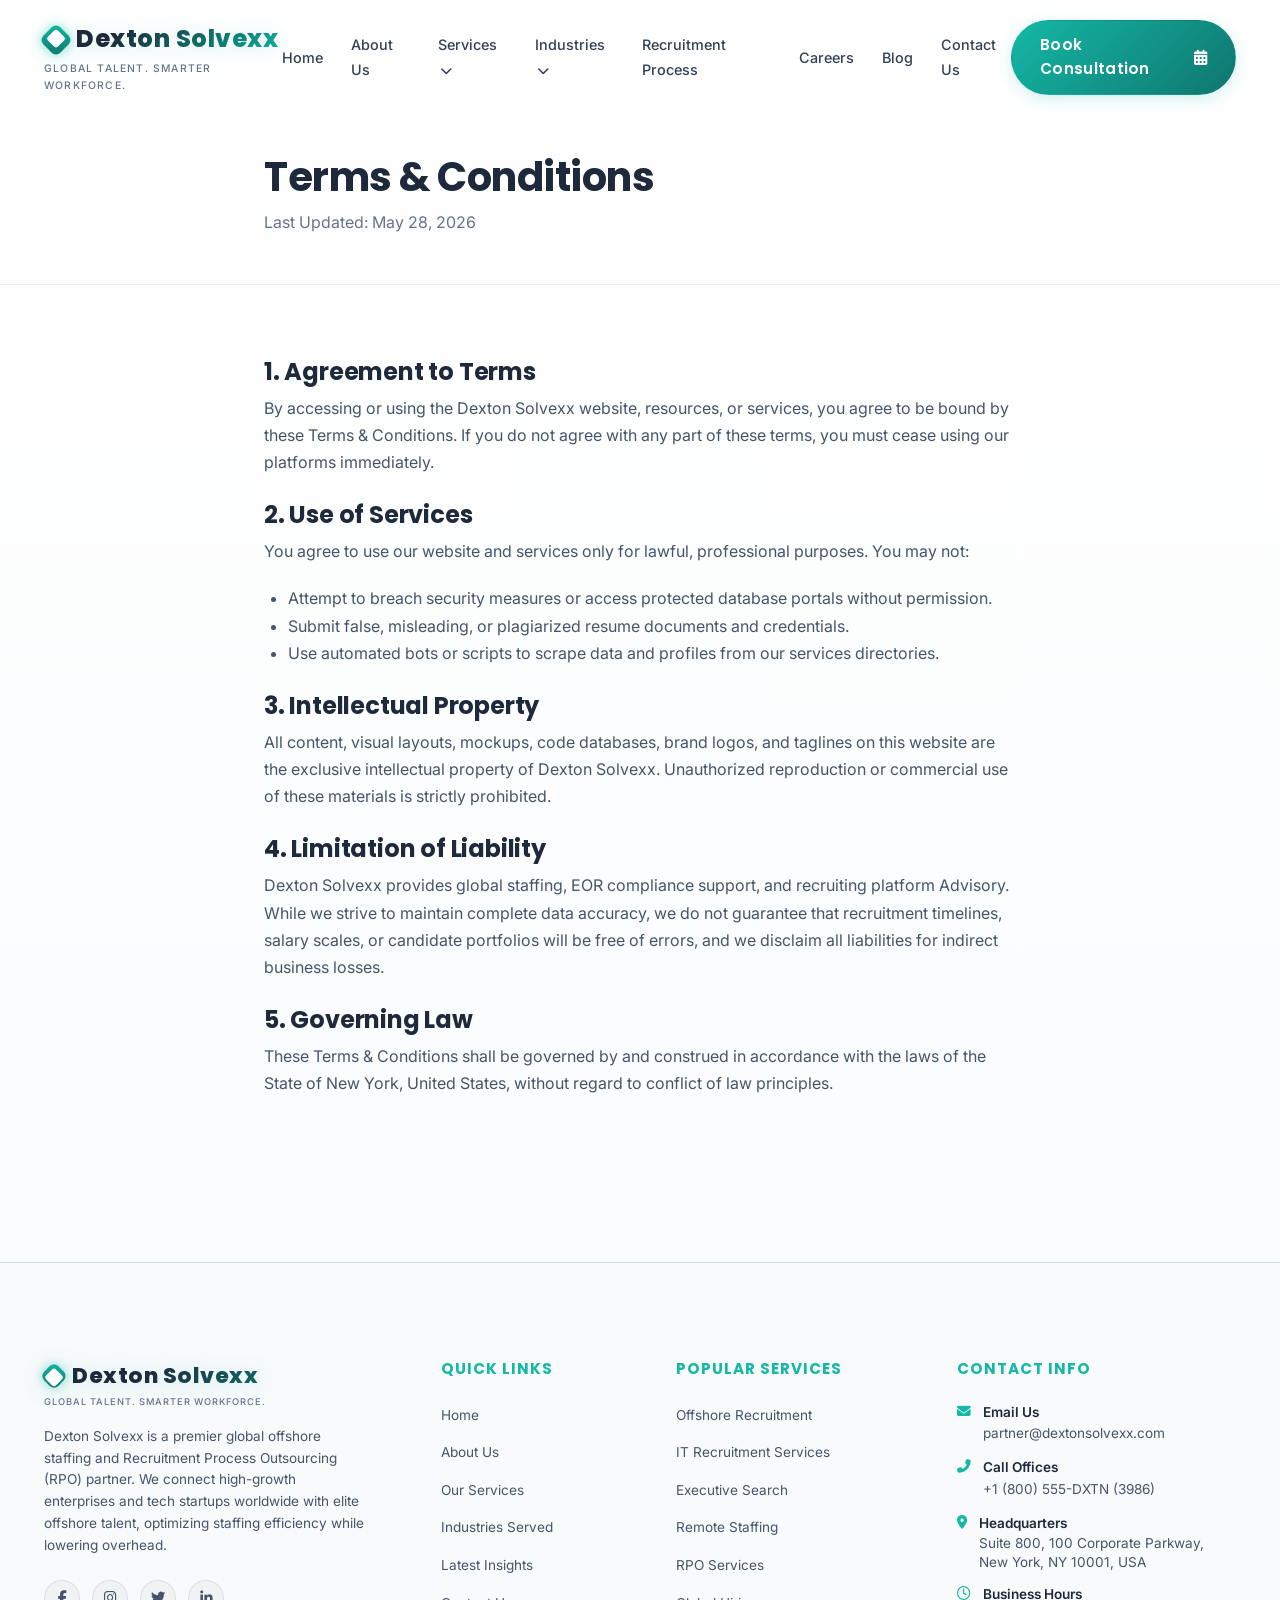
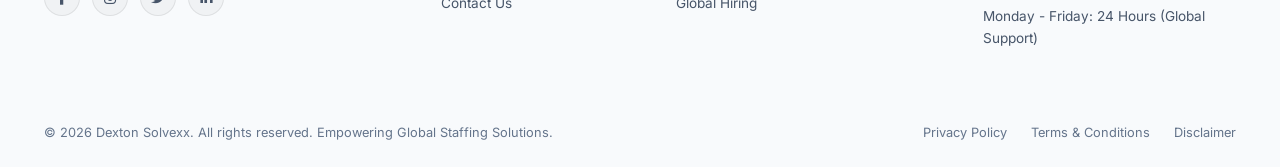
<file: terms.html>
<!DOCTYPE html>
<html lang="en">
<head>
  <meta charset="UTF-8">
  <meta name="viewport" content="width=device-width, initial-scale=1.0">
  <meta name="robots" content="noindex, follow">
  <title>Terms & Conditions | Dexton Solvexx</title>
  <link rel="stylesheet" href="css/style.css">
  <link rel="stylesheet" href="https://cdnjs.cloudflare.com/ajax/libs/font-awesome/6.4.0/css/all.min.css">
</head>
<body>

  <div id="header-root"></div>

  <main style="padding-top: 6.5rem; padding-bottom: var(--space-xl);">
    <section class="reveal" style="padding: var(--space-lg) 0; border-bottom: 1px solid var(--border-glass);">
      <div class="container" style="max-width: 800px;">
        <h1 style="font-size:2.5rem; margin-bottom:var(--space-xs);">Terms & Conditions</h1>
        <p style="color:var(--text-muted);">Last Updated: May 28, 2026</p>
      </div>
    </section>

    <section style="padding: var(--space-lg) 0;">
      <div class="container" style="max-width: 800px; color:var(--text-secondary); line-height:1.7;">
        <h2 style="font-size:1.5rem; color:var(--text-white); margin-top:var(--space-md); margin-bottom:var(--space-xs);">1. Agreement to Terms</h2>
        <p style="margin-bottom:1.25rem;">
          By accessing or using the Dexton Solvexx website, resources, or services, you agree to be bound by these Terms & Conditions. If you do not agree with any part of these terms, you must cease using our platforms immediately.
        </p>

        <h2 style="font-size:1.5rem; color:var(--text-white); margin-top:var(--space-md); margin-bottom:var(--space-xs);">2. Use of Services</h2>
        <p style="margin-bottom:1.25rem;">
          You agree to use our website and services only for lawful, professional purposes. You may not:
        </p>
        <ul style="list-style:disc; margin-left:var(--space-md); margin-bottom:1.25rem;">
          <li>Attempt to breach security measures or access protected database portals without permission.</li>
          <li>Submit false, misleading, or plagiarized resume documents and credentials.</li>
          <li>Use automated bots or scripts to scrape data and profiles from our services directories.</li>
        </ul>

        <h2 style="font-size:1.5rem; color:var(--text-white); margin-top:var(--space-md); margin-bottom:var(--space-xs);">3. Intellectual Property</h2>
        <p style="margin-bottom:1.25rem;">
          All content, visual layouts, mockups, code databases, brand logos, and taglines on this website are the exclusive intellectual property of Dexton Solvexx. Unauthorized reproduction or commercial use of these materials is strictly prohibited.
        </p>

        <h2 style="font-size:1.5rem; color:var(--text-white); margin-top:var(--space-md); margin-bottom:var(--space-xs);">4. Limitation of Liability</h2>
        <p style="margin-bottom:1.25rem;">
          Dexton Solvexx provides global staffing, EOR compliance support, and recruiting platform Advisory. While we strive to maintain complete data accuracy, we do not guarantee that recruitment timelines, salary scales, or candidate portfolios will be free of errors, and we disclaim all liabilities for indirect business losses.
        </p>

        <h2 style="font-size:1.5rem; color:var(--text-white); margin-top:var(--space-md); margin-bottom:var(--space-xs);">5. Governing Law</h2>
        <p style="margin-bottom:1.25rem;">
          These Terms & Conditions shall be governed by and construed in accordance with the laws of the State of New York, United States, without regard to conflict of law principles.
        </p>
      </div>
    </section>
  </main>

  <div id="footer-root"></div>

  <script src="js/main.js"></script>
</body>
</html>
</file>
<file: css/style.css>
/* ==========================================================================
   Dexton Solvexx - Global Corporate Styling & Design System
   ========================================================================== */

/* Import Premium Fonts from Google Fonts */
@import url('https://fonts.googleapis.com/css2?family=Inter:wght@300;400;500;600;700&family=Poppins:wght@400;500;600;700;800&display=swap');

/* CSS Variables defining the Visual Identity */
:root {
  /* Color Palette - Restructured for Light Theme */
  --bg-dark: #ffffff;
  --bg-deep: #f8fafc;
  --bg-panel: #f1f5f9;
  --bg-card: rgba(255, 255, 255, 0.8);
  --border-glass: rgba(0, 0, 0, 0.08);
  --border-glass-glow: rgba(15, 118, 110, 0.2);
  
  --primary: #0f766e;                 /* Deep Rich Teal */
  --primary-rgb: 15, 118, 110;
  --accent: #14b8a6;                  /* Accent Teal */
  --accent-rgb: 20, 184, 166;
  --accent-purple: #475569;
  
  /* Text Styles */
  --text-white: #1e293b;              /* Slate Charcoal for headings */
  --text-primary: #334155;            /* Slate grey for body text */
  --text-secondary: #475569;          /* Medium grey for descriptions */
  --text-muted: #64748b;              /* Cool grey for metadata */
  
  /* Spacing System */
  --container-width: 1240px;
  --space-xs: 0.5rem;
  --space-sm: 1rem;
  --space-md: 1.5rem;
  --space-lg: 3rem;
  --space-xl: 6rem;
  
  /* Gradients */
  --gradient-brand: linear-gradient(135deg, var(--accent) 0%, var(--primary) 100%);
  --gradient-purple: linear-gradient(135deg, var(--primary) 0%, var(--accent-purple) 100%);
  --gradient-dark: linear-gradient(180deg, var(--bg-dark) 0%, var(--bg-deep) 100%);
  --gradient-glow: radial-gradient(circle at 50% 50%, rgba(20, 184, 166, 0.08) 0%, transparent 60%);
  
  /* Shadows & Glows */
  --shadow-glow: 0 0 25px rgba(20, 184, 166, 0.1);
  --shadow-card: 0 12px 40px 0 rgba(0, 0, 0, 0.05);
  --transition-smooth: all 0.4s cubic-bezier(0.16, 1, 0.3, 1);
  --border-radius: 12px;
}

/* Base Styles & Core Reset */
*, *::before, *::after {
  box-sizing: border-box;
  margin: 0;
  padding: 0;
}

html {
  scroll-behavior: smooth;
  font-family: 'Inter', sans-serif;
  color: var(--text-primary);
  background-color: var(--bg-dark);
  overflow-x: hidden;
}

body {
  background: var(--gradient-dark);
  min-height: 100vh;
  line-height: 1.6;
  font-size: 16px;
  position: relative;
}

/* Background Grids & Particle Glow Overlay */
body::before {
  content: "";
  position: absolute;
  top: 0;
  left: 0;
  width: 100%;
  height: 100%;
  background-image: 
    linear-gradient(rgba(255, 255, 255, 0.007) 1px, transparent 1px),
    linear-gradient(90deg, rgba(255, 255, 255, 0.007) 1px, transparent 1px);
  background-size: 60px 60px;
  pointer-events: none;
  z-index: 0;
}

.glow-bg-radial {
  position: absolute;
  width: 600px;
  height: 600px;
  background: radial-gradient(circle, rgba(var(--accent-rgb), 0.05) 0%, rgba(var(--primary-rgb), 0.02) 40%, transparent 70%);
  border-radius: 50%;
  pointer-events: none;
  z-index: 0;
  filter: blur(40px);
}

/* Common Layout Elements */
.container {
  width: 100%;
  max-width: var(--container-width);
  margin: 0 auto;
  padding: 0 var(--space-md);
  position: relative;
  z-index: 1;
}

/* Typography Rules */
h1, h2, h3, h4, h5, h6 {
  font-family: 'Poppins', sans-serif;
  color: var(--text-white);
  font-weight: 700;
  line-height: 1.25;
}

h1 { font-size: 3rem; letter-spacing: -0.5px; }
h2 { font-size: 2.25rem; letter-spacing: -0.2px; }
h3 { font-size: 1.5rem; }
h4 { font-size: 1.25rem; }

p {
  color: var(--text-secondary);
  font-weight: 400;
}

a {
  color: var(--text-white);
  text-decoration: none;
  transition: var(--transition-smooth);
}

/* Premium Buttons & Interactive States */
.btn {
  display: inline-flex;
  align-items: center;
  justify-content: center;
  padding: 0.75rem 1.75rem;
  border-radius: 50px;
  font-family: 'Poppins', sans-serif;
  font-weight: 600;
  font-size: 0.95rem;
  letter-spacing: 0.3px;
  cursor: pointer;
  transition: var(--transition-smooth);
  border: 1px solid transparent;
  gap: 8px;
}

.btn-primary {
  background: var(--gradient-brand);
  color: var(--bg-dark);
  box-shadow: 0 4px 15px rgba(var(--accent-rgb), 0.2);
}

.btn-primary:hover {
  transform: translateY(-2px);
  box-shadow: 0 8px 25px rgba(var(--accent-rgb), 0.4), 0 0 10px rgba(var(--accent-rgb), 0.2);
}

.btn-secondary {
  background: rgba(255, 255, 255, 0.03);
  color: var(--text-white);
  border: 1px solid var(--border-glass);
  backdrop-filter: blur(10px);
}

.btn-secondary:hover {
  background: rgba(255, 255, 255, 0.07);
  border-color: var(--accent);
  transform: translateY(-2px);
  box-shadow: 0 0 15px rgba(var(--accent-rgb), 0.1);
}

/* Glassmorphism Cards & Visual Structures */
.glass-card {
  background: var(--bg-card);
  border: 1px solid var(--border-glass);
  backdrop-filter: blur(16px);
  border-radius: var(--border-radius);
  padding: var(--space-md);
  box-shadow: var(--shadow-card);
  transition: var(--transition-smooth);
}

.glass-card:hover {
  border-color: var(--border-glass-glow);
  transform: translateY(-4px);
  box-shadow: var(--shadow-card), 0 0 20px rgba(var(--accent-rgb), 0.05);
}

/* Gradient Badge Text */
.gradient-text {
  background: var(--gradient-brand);
  -webkit-background-clip: text;
  -webkit-text-fill-color: transparent;
  display: inline-block;
}

.tag-badge {
  display: inline-flex;
  padding: 0.35rem 1rem;
  border-radius: 50px;
  background: rgba(var(--accent-rgb), 0.05);
  border: 1px solid rgba(var(--accent-rgb), 0.15);
  font-size: 0.75rem;
  font-weight: 600;
  text-transform: uppercase;
  letter-spacing: 1px;
  color: var(--accent);
  margin-bottom: var(--space-sm);
}

/* Reusable Header & Navigation */
.header-wrapper {
  position: fixed;
  top: 0;
  left: 0;
  width: 100%;
  z-index: 1000;
  transition: var(--transition-smooth);
}

.header-scrolled {
  background: rgba(255, 255, 255, 0.85);
  backdrop-filter: blur(12px);
  border-bottom: 1px solid var(--border-glass);
  box-shadow: 0 8px 30px rgba(0, 0, 0, 0.05);
}

.header-container {
  display: flex;
  align-items: center;
  justify-content: space-between;
  padding: 1.25rem var(--space-md);
  max-width: var(--container-width);
  margin: 0 auto;
}

/* 4D Futuristic Logo Setup */
.logo-container {
  display: flex;
  flex-direction: column;
}

.logo-main {
  font-family: 'Poppins', sans-serif;
  font-size: 1.5rem;
  font-weight: 800;
  letter-spacing: 0.5px;
  display: flex;
  align-items: center;
  gap: 8px;
  background: linear-gradient(135deg, var(--text-white) 30%, var(--primary) 70%, var(--accent) 100%);
  -webkit-background-clip: text;
  -webkit-text-fill-color: transparent;
  filter: drop-shadow(0 2px 10px rgba(var(--accent-rgb), 0.2));
}

.logo-icon-4d {
  width: 24px;
  height: 24px;
  background: var(--gradient-brand);
  border-radius: 6px;
  position: relative;
  transform: rotate(45deg);
  box-shadow: 0 0 10px rgba(var(--accent-rgb), 0.4);
  animation: pulseGlow 3s infinite alternate;
}

.logo-icon-4d::after {
  content: "";
  position: absolute;
  top: 4px;
  left: 4px;
  width: 14px;
  height: 14px;
  background: var(--bg-dark);
  border-radius: 3px;
}

.logo-tagline {
  font-size: 0.65rem;
  color: var(--text-muted);
  font-weight: 500;
  letter-spacing: 1.2px;
  text-transform: uppercase;
  margin-top: 2px;
}

/* Desktop Menu Layout */
.nav-menu {
  display: flex;
  align-items: center;
  list-style: none;
  gap: 1.75rem;
}

.nav-item {
  position: relative;
}

.nav-link {
  font-weight: 500;
  font-size: 0.9rem;
  color: var(--text-primary);
  padding: 0.5rem 0;
  position: relative;
}

.nav-link::after {
  content: "";
  position: absolute;
  bottom: 0;
  left: 0;
  width: 0;
  height: 2px;
  background: var(--gradient-brand);
  transition: var(--transition-smooth);
}

.nav-link:hover {
  color: var(--accent);
}

.nav-link:hover::after {
  width: 100%;
}

/* Mega Dropdown Panel for Services & Industries */
.has-mega-menu {
  position: static;
}

.mega-menu {
  position: absolute;
  top: 100%;
  left: 0;
  width: 100%;
  background: rgba(255, 255, 255, 0.98);
  backdrop-filter: blur(20px);
  border-top: 1px solid var(--border-glass-glow);
  border-bottom: 1px solid var(--border-glass);
  box-shadow: 0 20px 40px rgba(0,0,0,0.6);
  opacity: 0;
  visibility: hidden;
  pointer-events: none;
  transform: translateY(15px);
  transition: var(--transition-smooth);
  padding: var(--space-lg) 0;
  z-index: 999;
}

.has-mega-menu:hover .mega-menu {
  opacity: 1;
  visibility: visible;
  pointer-events: all;
  transform: translateY(0);
}

.mega-grid {
  display: grid;
  grid-template-columns: repeat(4, 1fr);
  gap: var(--space-md);
  max-width: var(--container-width);
  margin: 0 auto;
  padding: 0 var(--space-md);
}

.mega-col-title {
  font-size: 0.85rem;
  text-transform: uppercase;
  color: var(--accent);
  letter-spacing: 1px;
  margin-bottom: var(--space-sm);
  font-weight: 700;
  border-bottom: 1px solid var(--border-glass);
  padding-bottom: var(--space-xs);
}

.mega-list {
  list-style: none;
  display: flex;
  flex-direction: column;
  gap: 0.6rem;
}

.mega-list-link {
  font-size: 0.82rem;
  color: var(--text-secondary);
  display: block;
}

.mega-list-link:hover {
  color: var(--text-white);
  padding-left: 5px;
}

/* Mobile Hamburger Menu icon */
.hamburger {
  display: none;
  flex-direction: column;
  justify-content: space-between;
  width: 24px;
  height: 18px;
  cursor: pointer;
  z-index: 1001;
}

.hamburger span {
  width: 100%;
  height: 2px;
  background: var(--text-white);
  transition: var(--transition-smooth);
}

/* Flagship Hero Elements */
.hero-section {
  padding: 10rem 0 var(--space-xl);
  position: relative;
  overflow: hidden;
}

.hero-grid {
  display: grid;
  grid-template-columns: 1.1fr 0.9fr;
  gap: var(--space-lg);
  align-items: center;
}

.hero-content {
  position: relative;
  z-index: 2;
}

.hero-title {
  font-size: 3.75rem;
  line-height: 1.15;
  margin-bottom: var(--space-sm);
}

.hero-subtitle {
  font-size: 1.25rem;
  color: var(--accent);
  font-weight: 600;
  margin-bottom: var(--space-md);
  font-family: 'Poppins', sans-serif;
  letter-spacing: 0.5px;
}

.hero-description {
  font-size: 1.05rem;
  margin-bottom: var(--space-lg);
  max-width: 540px;
}

.hero-btn-group {
  display: flex;
  gap: var(--space-sm);
}

/* Premium Visual Right Side Mockup */
.hero-visual-container {
  position: relative;
  width: 100%;
  display: flex;
  justify-content: center;
  align-items: center;
}

/* Dashboard Mockup Grid SVG Overlay */
.ai-dashboard-mockup {
  position: relative;
  width: 100%;
  max-width: 480px;
  border-radius: var(--border-radius);
  border: 1px solid var(--border-glass-glow);
  background: rgba(13, 46, 43, 0.65);
  backdrop-filter: blur(12px);
  padding: var(--space-md);
  box-shadow: 0 25px 50px -12px rgba(0, 0, 0, 0.8), var(--shadow-glow);
}

.dashboard-header {
  display: flex;
  align-items: center;
  justify-content: space-between;
  margin-bottom: var(--space-md);
  border-bottom: 1px solid rgba(255, 255, 255, 0.05);
  padding-bottom: var(--space-xs);
}

.dashboard-dots {
  display: flex;
  gap: 6px;
}

.dashboard-dots span {
  width: 8px;
  height: 8px;
  border-radius: 50%;
  background: rgba(255, 255, 255, 0.2);
}

.dashboard-dots span:nth-child(1) { background: #ef4444; }
.dashboard-dots span:nth-child(2) { background: #f59e0b; }
.dashboard-dots span:nth-child(3) { background: #10b981; }

.dashboard-title {
  font-size: 0.75rem;
  text-transform: uppercase;
  letter-spacing: 1px;
  color: var(--text-muted);
}

/* Floating Applicant Cards */
.floating-widget {
  position: absolute;
  z-index: 5;
  animation: float 6s ease-in-out infinite;
}

.widget-1 {
  top: -30px;
  right: -20px;
  animation-delay: 0s;
}

.widget-2 {
  bottom: -20px;
  left: -30px;
  animation-delay: 2s;
}

.widget-glass {
  background: rgba(13, 46, 43, 0.8);
  border: 1px solid rgba(var(--accent-rgb), 0.2);
  backdrop-filter: blur(10px);
  padding: 0.85rem 1.25rem;
  border-radius: var(--border-radius);
  box-shadow: 0 10px 25px rgba(0, 0, 0, 0.5), 0 0 15px rgba(var(--accent-rgb), 0.05);
  display: flex;
  align-items: center;
  gap: 12px;
}

.widget-avatar {
  width: 36px;
  height: 36px;
  border-radius: 50%;
  background: var(--gradient-brand);
  display: flex;
  align-items: center;
  justify-content: center;
  font-weight: 700;
  color: var(--bg-dark);
  font-size: 0.85rem;
}

.widget-info h5 {
  font-size: 0.8rem;
  font-weight: 600;
}

.widget-info p {
  font-size: 0.68rem;
  color: var(--accent);
}

/* Section Header Formats */
.section-header {
  text-align: center;
  max-width: 700px;
  margin: 0 auto var(--space-lg);
}

.section-header h2 {
  margin-top: var(--space-xs);
  margin-bottom: var(--space-sm);
}

.section-divider {
  padding: var(--space-xl) 0;
}

/* Interactive Timeline for Recruitment Process */
.process-timeline {
  position: relative;
  display: flex;
  flex-direction: column;
  gap: var(--space-lg);
}

.process-timeline::before {
  content: "";
  position: absolute;
  top: 0;
  left: 31px;
  width: 2px;
  height: 100%;
  background: linear-gradient(180deg, var(--accent) 0%, var(--primary) 50%, rgba(255,255,255,0.05) 100%);
}

.timeline-step {
  display: flex;
  gap: var(--space-md);
  position: relative;
}

.timeline-number {
  min-width: 64px;
  height: 64px;
  border-radius: 50%;
  background: var(--bg-panel);
  border: 2px solid var(--accent);
  display: flex;
  align-items: center;
  justify-content: center;
  font-family: 'Poppins', sans-serif;
  font-weight: 700;
  font-size: 1.25rem;
  color: var(--accent);
  box-shadow: var(--shadow-glow);
  z-index: 2;
  transition: var(--transition-smooth);
}

.timeline-step:hover .timeline-number {
  background: var(--gradient-brand);
  color: var(--bg-dark);
  box-shadow: 0 0 25px rgba(var(--accent-rgb), 0.4);
}

.timeline-body {
  flex-grow: 1;
}

/* Unified Footer Design */
.footer-wrapper {
  background: var(--bg-deep);
  border-top: 1px solid var(--border-glass-glow);
  padding: var(--space-xl) 0 var(--space-md);
  position: relative;
  z-index: 10;
}

.footer-grid {
  display: grid;
  grid-template-columns: 1.5fr 0.8fr 1fr 1.2fr;
  gap: var(--space-lg);
  margin-bottom: var(--space-lg);
}

.footer-title {
  font-size: 0.95rem;
  text-transform: uppercase;
  color: var(--accent);
  letter-spacing: 1px;
  margin-bottom: var(--space-md);
}

.footer-description {
  font-size: 0.85rem;
  margin-top: var(--space-sm);
  margin-bottom: var(--space-md);
  max-width: 320px;
}

.social-links {
  display: flex;
  gap: 12px;
}

.social-icon {
  width: 36px;
  height: 36px;
  border-radius: 50%;
  background: rgba(0, 0, 0, 0.03);
  border: 1px solid var(--border-glass);
  display: flex;
  align-items: center;
  justify-content: center;
  font-size: 0.9rem;
  color: var(--text-secondary);
  transition: var(--transition-smooth);
}

.social-icon:hover {
  transform: translateY(-3px);
  color: var(--bg-dark);
  box-shadow: 0 0 15px rgba(var(--accent-rgb), 0.3);
}

.social-icon.facebook:hover { background: #1877f2; border-color: #1877f2; }
.social-icon.instagram:hover { background: radial-gradient(circle at 30% 107%, #fdf497 0%, #fdf497 5%, #fd5949 45%,#d6249f 60%,#285aec 90%); border-color: #d6249f; }
.social-icon.twitter:hover { background: #1da1f2; border-color: #1da1f2; }
.social-icon.linkedin:hover { background: #0077b5; border-color: #0077b5; }

.footer-list {
  list-style: none;
  display: flex;
  flex-direction: column;
  gap: 0.75rem;
}

.footer-link {
  font-size: 0.85rem;
  color: var(--text-secondary);
}

.footer-link:hover {
  color: var(--accent);
  padding-left: 4px;
}

.footer-contact-item {
  display: flex;
  align-items: flex-start;
  gap: 12px;
  font-size: 0.85rem;
  color: var(--text-secondary);
  margin-bottom: 0.75rem;
}

.footer-contact-item i {
  color: var(--accent);
  margin-top: 3px;
}

.footer-bottom {
  border-top: 1px solid rgba(255, 255, 255, 0.05);
  padding-top: var(--space-md);
  display: flex;
  justify-content: space-between;
  align-items: center;
}

.copyright {
  font-size: 0.8rem;
  color: var(--text-muted);
}

.footer-legal-links {
  display: flex;
  gap: var(--space-md);
}

.footer-legal-link {
  font-size: 0.8rem;
  color: var(--text-muted);
}

.footer-legal-link:hover {
  color: var(--accent);
}

/* Category grid layouts */
.hub-grid {
  display: grid;
  grid-template-columns: repeat(3, 1fr);
  gap: var(--space-md);
}

.hub-card {
  padding: var(--space-md);
}

/* Search bar elements */
.search-container {
  display: flex;
  max-width: 480px;
  margin: 0 auto var(--space-lg);
  position: relative;
}

.search-input {
  width: 100%;
  padding: 0.85rem 1.5rem;
  border-radius: 50px;
  background: var(--bg-panel);
  border: 1px solid var(--border-glass);
  color: var(--text-white);
  font-family: 'Inter', sans-serif;
  font-size: 0.9rem;
  transition: var(--transition-smooth);
}

.search-input:focus {
  outline: none;
  border-color: var(--accent);
  box-shadow: 0 0 15px rgba(var(--accent-rgb), 0.1);
}

.search-icon {
  position: absolute;
  right: var(--space-sm);
  top: 50%;
  transform: translateY(-50%);
  color: var(--text-muted);
  cursor: pointer;
}

/* Tab Filtering controls */
.tabs-container {
  display: flex;
  justify-content: center;
  gap: 10px;
  margin-bottom: var(--space-lg);
  flex-wrap: wrap;
}

.tab-btn {
  padding: 0.5rem 1.25rem;
  border-radius: 50px;
  background: rgba(0,0,0,0.02);
  border: 1px solid var(--border-glass);
  color: var(--text-secondary);
  font-size: 0.85rem;
  font-weight: 500;
  cursor: pointer;
  transition: var(--transition-smooth);
}

.tab-btn:hover, .tab-btn.active {
  background: var(--gradient-brand);
  color: var(--bg-dark);
  border-color: transparent;
  font-weight: 600;
  box-shadow: 0 4px 15px rgba(var(--accent-rgb), 0.15);
}

/* Lead Forms / Inputs / Labels */
.lead-form-grid {
  display: grid;
  grid-template-columns: repeat(2, 1fr);
  gap: var(--space-md);
  margin-bottom: var(--space-md);
}

.form-group {
  display: flex;
  flex-direction: column;
  gap: 6px;
  margin-bottom: var(--space-md);
}

.form-group-full {
  grid-column: span 2;
}

.form-label {
  font-size: 0.82rem;
  font-weight: 500;
  color: var(--text-secondary);
  font-family: 'Poppins', sans-serif;
  letter-spacing: 0.2px;
}

.form-input, .form-textarea, .form-select {
  padding: 0.75rem 1rem;
  border-radius: 8px;
  background: #ffffff;
  border: 1px solid var(--border-glass);
  color: var(--text-white);
  font-family: 'Inter', sans-serif;
  font-size: 0.9rem;
  transition: var(--transition-smooth);
  width: 100%;
}

.form-select option {
  background: var(--bg-dark);
  color: var(--text-white);
}

.form-input:focus, .form-textarea:focus, .form-select:focus {
  outline: none;
  border-color: var(--accent);
  box-shadow: 0 0 12px rgba(var(--accent-rgb), 0.15);
  background: #ffffff;
}

/* Accordion FAQs elements */
.faq-accordion {
  display: flex;
  flex-direction: column;
  gap: 12px;
  max-width: 800px;
  margin: 0 auto;
}

.faq-item {
  border-radius: var(--border-radius);
  border: 1px solid var(--border-glass);
  background: var(--bg-card);
  overflow: hidden;
  transition: var(--transition-smooth);
}

.faq-question {
  padding: 1.25rem var(--space-md);
  display: flex;
  justify-content: space-between;
  align-items: center;
  cursor: pointer;
  user-select: none;
  transition: var(--transition-smooth);
}

.faq-question h4 {
  font-size: 1rem;
  font-weight: 600;
}

.faq-icon-arrow {
  font-size: 0.85rem;
  color: var(--accent);
  transition: var(--transition-smooth);
}

.faq-answer {
  max-height: 0;
  overflow: hidden;
  transition: max-height 0.4s cubic-bezier(0.16, 1, 0.3, 1);
  padding: 0 var(--space-md);
}

.faq-answer-inner {
  padding-bottom: 1.25rem;
  color: var(--text-secondary);
  font-size: 0.9rem;
}

.faq-item.active {
  background: var(--bg-panel);
  border-color: var(--border-glass-glow);
}

.faq-item.active .faq-icon-arrow {
  transform: rotate(180deg);
}

.faq-item.active .faq-answer {
  max-height: 300px; /* arbitrary height to slide down */
}

/* Timeline, Stats, Badges on detail pages */
.stat-card-group {
  display: grid;
  grid-template-columns: repeat(4, 1fr);
  gap: var(--space-md);
  margin-top: var(--space-lg);
}

.stat-card {
  text-align: center;
}

.stat-number {
  font-size: 2.5rem;
  font-family: 'Poppins', sans-serif;
  font-weight: 800;
  margin-bottom: var(--space-xs);
}

.breadcrumb-nav {
  display: flex;
  gap: 8px;
  align-items: center;
  font-size: 0.82rem;
  margin-bottom: var(--space-md);
  color: var(--text-muted);
}

.breadcrumb-nav a {
  color: var(--text-secondary);
}

.breadcrumb-nav a:hover {
  color: var(--accent);
}

/* Animations declarations */
@keyframes float {
  0% { transform: translateY(0px); }
  50% { transform: translateY(-12px); }
  100% { transform: translateY(0px); }
}

@keyframes pulseGlow {
  0% { box-shadow: 0 0 10px rgba(var(--accent-rgb), 0.2); }
  100% { box-shadow: 0 0 25px rgba(var(--accent-rgb), 0.6); }
}

/* Toast Alert Setup */
.toast-container {
  position: fixed;
  bottom: 24px;
  right: 24px;
  z-index: 2000;
  display: flex;
  flex-direction: column;
  gap: 8px;
}

.toast {
  background: rgba(15, 118, 110, 0.98);
  border: 1px solid var(--accent);
  backdrop-filter: blur(10px);
  color: #ffffff;
  padding: var(--space-sm) var(--space-md);
  border-radius: var(--border-radius);
  box-shadow: var(--shadow-glow);
  display: flex;
  align-items: center;
  gap: 12px;
  font-size: 0.85rem;
  font-weight: 500;
  transform: translateY(50px);
  opacity: 0;
  animation: slideUpToast 0.4s cubic-bezier(0.16, 1, 0.3, 1) forwards;
}

@keyframes slideUpToast {
  to { transform: translateY(0); opacity: 1; }
}

/* Scroll reveal helper classes */
.reveal {
  opacity: 0;
  transform: translateY(30px);
  transition: opacity 0.8s ease, transform 0.8s cubic-bezier(0.16, 1, 0.3, 1);
}

.reveal.active {
  opacity: 1;
  transform: translateY(0);
}

/* Responsive Breakpoints & Adaptive Layouts */
@media (max-width: 1024px) {
  h1 { font-size: 2.5rem; }
  h2 { font-size: 2rem; }
  .hero-grid {
    grid-template-columns: 1fr;
    gap: var(--space-xl);
    text-align: center;
  }
  .hero-description {
    margin: 0 auto var(--space-lg);
  }
  .hero-btn-group {
    justify-content: center;
  }
  .footer-grid {
    grid-template-columns: repeat(2, 1fr);
  }
  .mega-grid {
    grid-template-columns: repeat(2, 1fr);
  }
  .hub-grid {
    grid-template-columns: repeat(2, 1fr);
  }
  .stat-card-group {
    grid-template-columns: repeat(2, 1fr);
  }
}

@media (max-width: 768px) {
  .hamburger {
    display: flex;
  }
  .nav-menu {
    position: fixed;
    top: 0;
    right: -100%;
    width: 280px;
    height: 100vh;
    background: rgba(255, 255, 255, 0.98);
    backdrop-filter: blur(20px);
    border-left: 1px solid var(--border-glass);
    flex-direction: column;
    padding: 6rem var(--space-md) var(--space-md);
    gap: 1.5rem;
    z-index: 1000;
    transition: var(--transition-smooth);
    align-items: flex-start;
  }
  .nav-menu.active {
    right: 0;
  }
  .mega-menu {
    position: static;
    opacity: 1;
    visibility: visible;
    pointer-events: all;
    transform: none;
    display: none;
    padding: var(--space-sm) 0 var(--space-sm) 1rem;
    box-shadow: none;
    border: none;
    background: transparent;
  }
  .nav-item.active .mega-menu {
    display: block;
  }
  .mega-grid {
    grid-template-columns: 1fr;
    gap: var(--space-sm);
    padding: 0;
  }
  .mega-col-title {
    margin-bottom: 5px;
    font-size: 0.75rem;
  }
  .header-btn {
    display: none; /* Hide header CTA button on small screen */
  }
  .lead-form-grid {
    grid-template-columns: 1fr;
  }
  .form-group-full {
    grid-column: span 1;
  }
  .hub-grid {
    grid-template-columns: 1fr;
  }
}

@media (max-width: 480px) {
  h1 { font-size: 2.1rem; }
  h2 { font-size: 1.75rem; }
  .footer-grid {
    grid-template-columns: 1fr;
  }
  .stat-card-group {
    grid-template-columns: 1fr;
  }
  .hero-btn-group {
    flex-direction: column;
  }
  .widget-glass {
    padding: 0.6rem var(--space-sm);
  }
  .widget-1 {
    right: 0px;
  }
  .widget-2 {
    left: 0px;
  }
}
</file>
